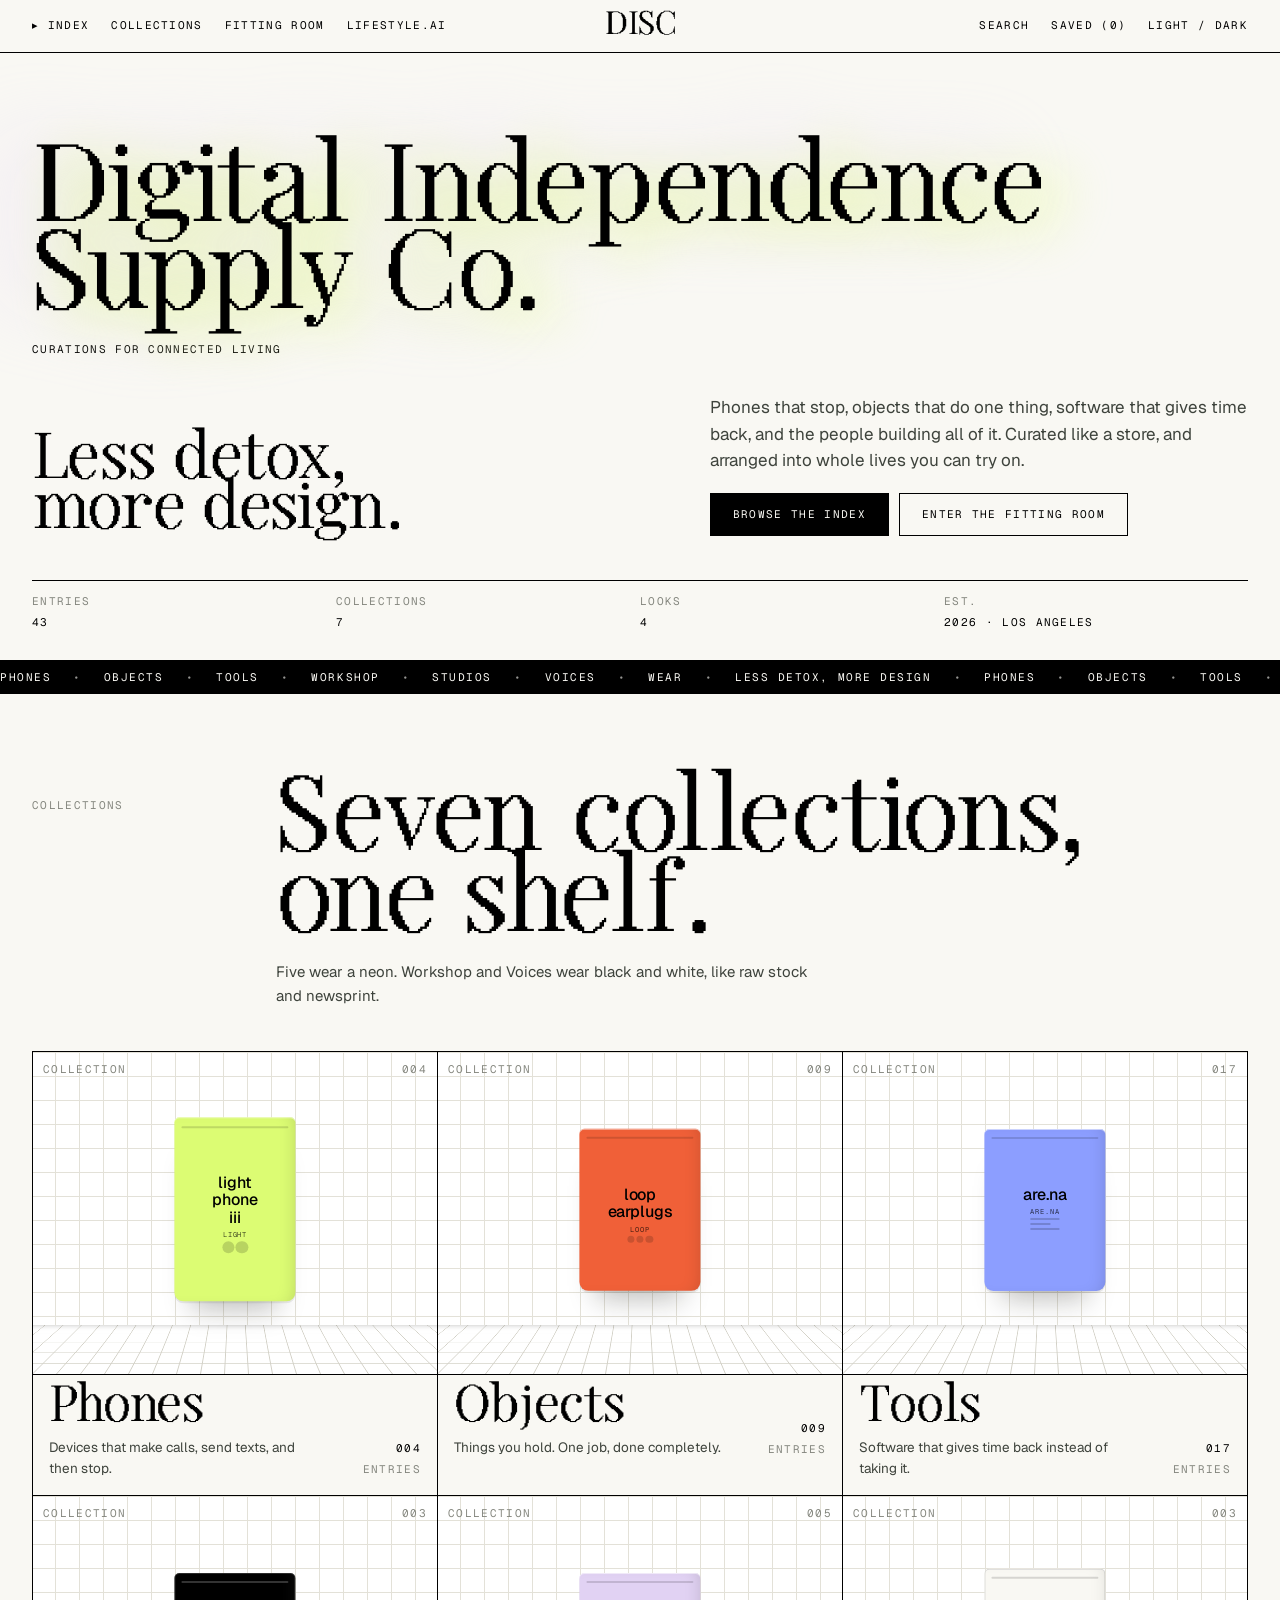
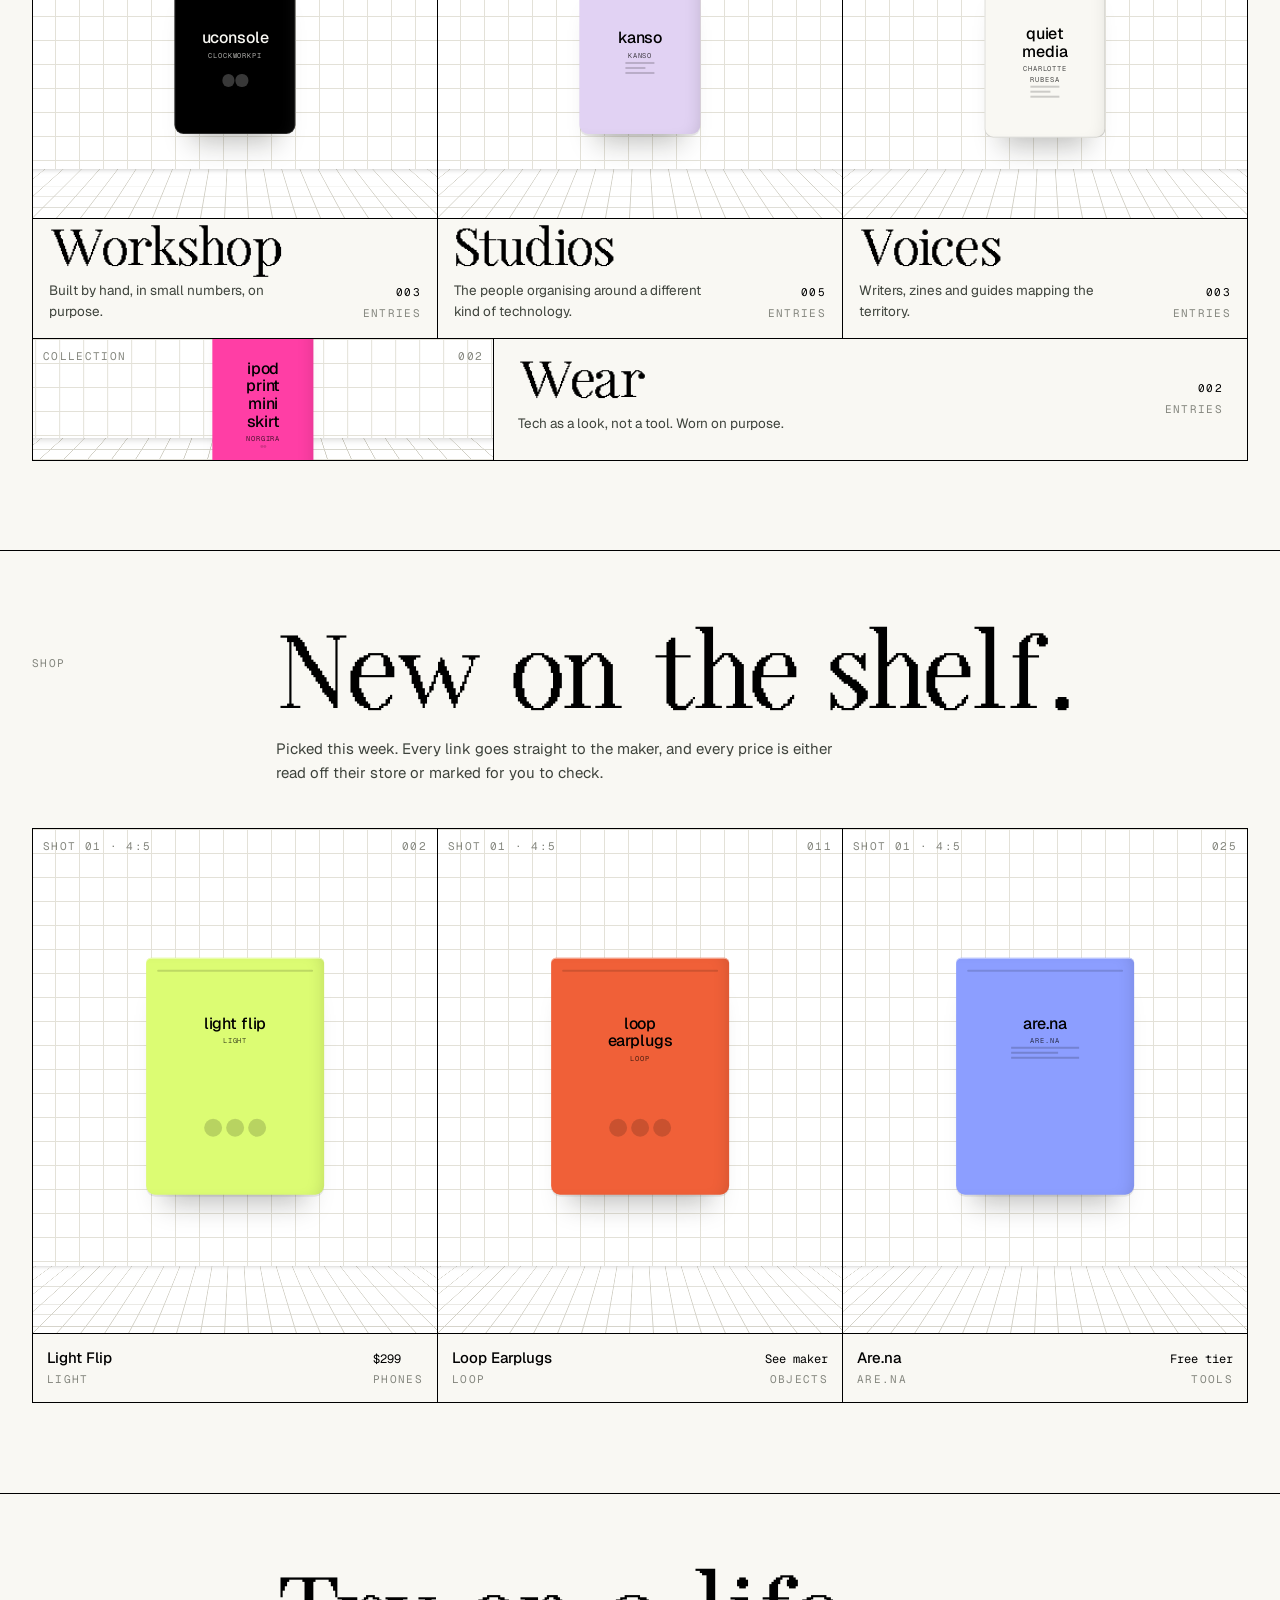
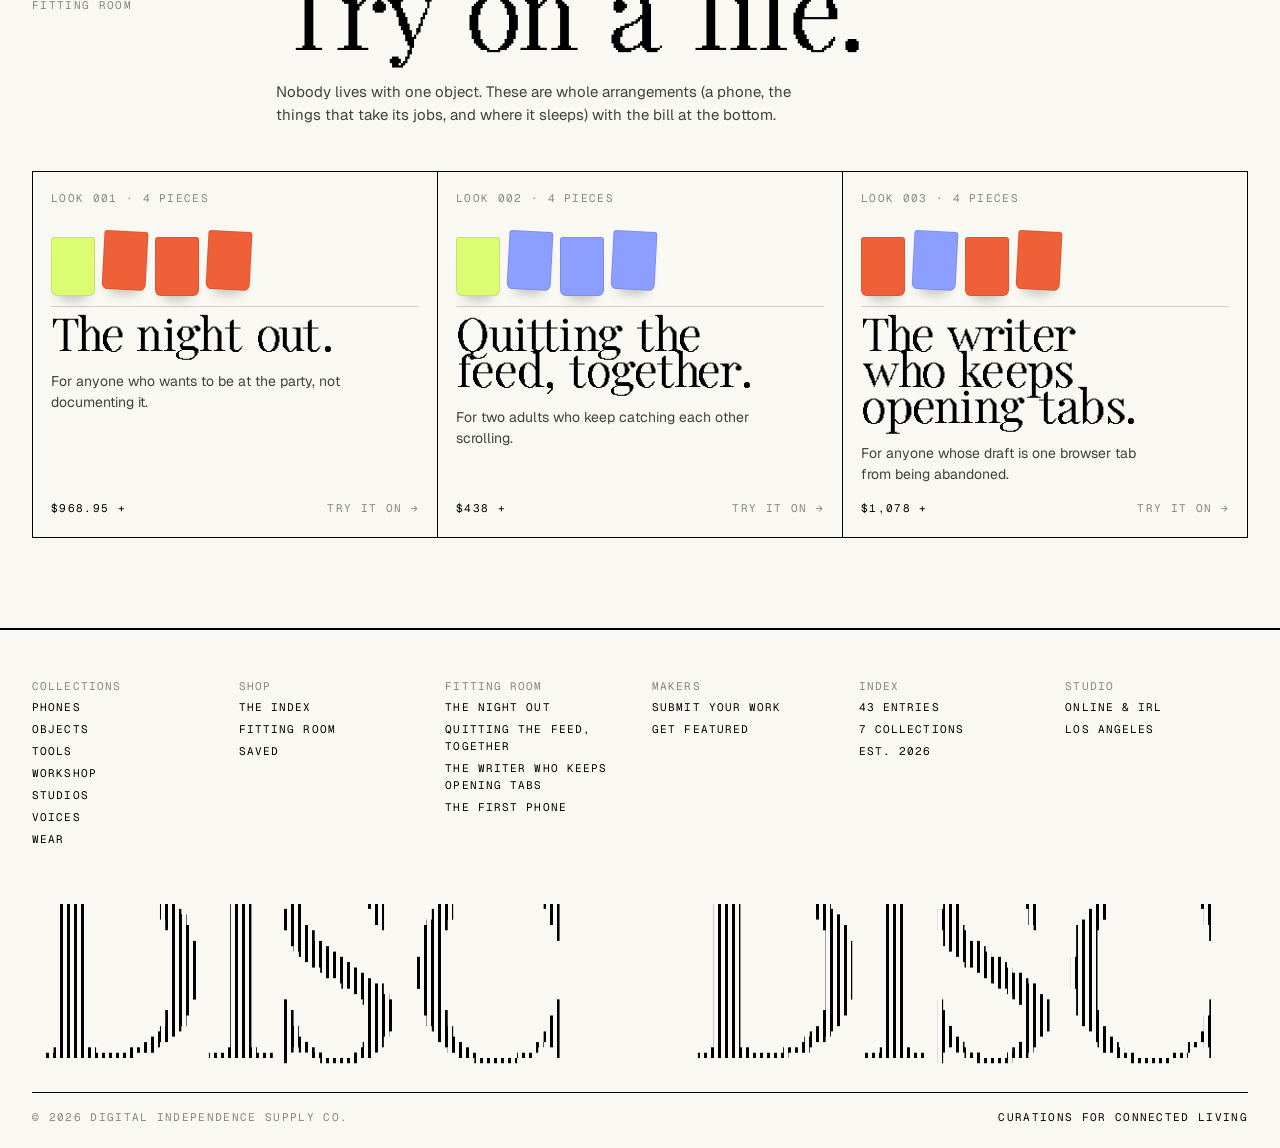
<file: index.html>
<!DOCTYPE html>
<html lang="en">
<head>
<meta charset="UTF-8">
<meta name="viewport" content="width=device-width, initial-scale=1.0">
<title>Digital Independence Supply Co.</title>
<meta name="description" content="A gallery of technology you would actually want to own, arranged into whole lives you can try on.">
<link rel="preconnect" href="https://fonts.googleapis.com">
<link rel="preconnect" href="https://fonts.gstatic.com" crossorigin>
<link rel="stylesheet" href="https://fonts.googleapis.com/css2?family=Geist:wght@300;400;500;600&family=Geist+Mono:wght@400;500&family=Silkscreen&display=swap">
<link rel="stylesheet" href="css/antilag.css">
<link rel="stylesheet" href="css/system.css">
</head>
<body data-page="home" data-nav="home">
<div id="top"></div>
<main id="main"></main>
<div id="foot"></div>
<script src="js/site.js"></script>
</body>
</html>
</file>
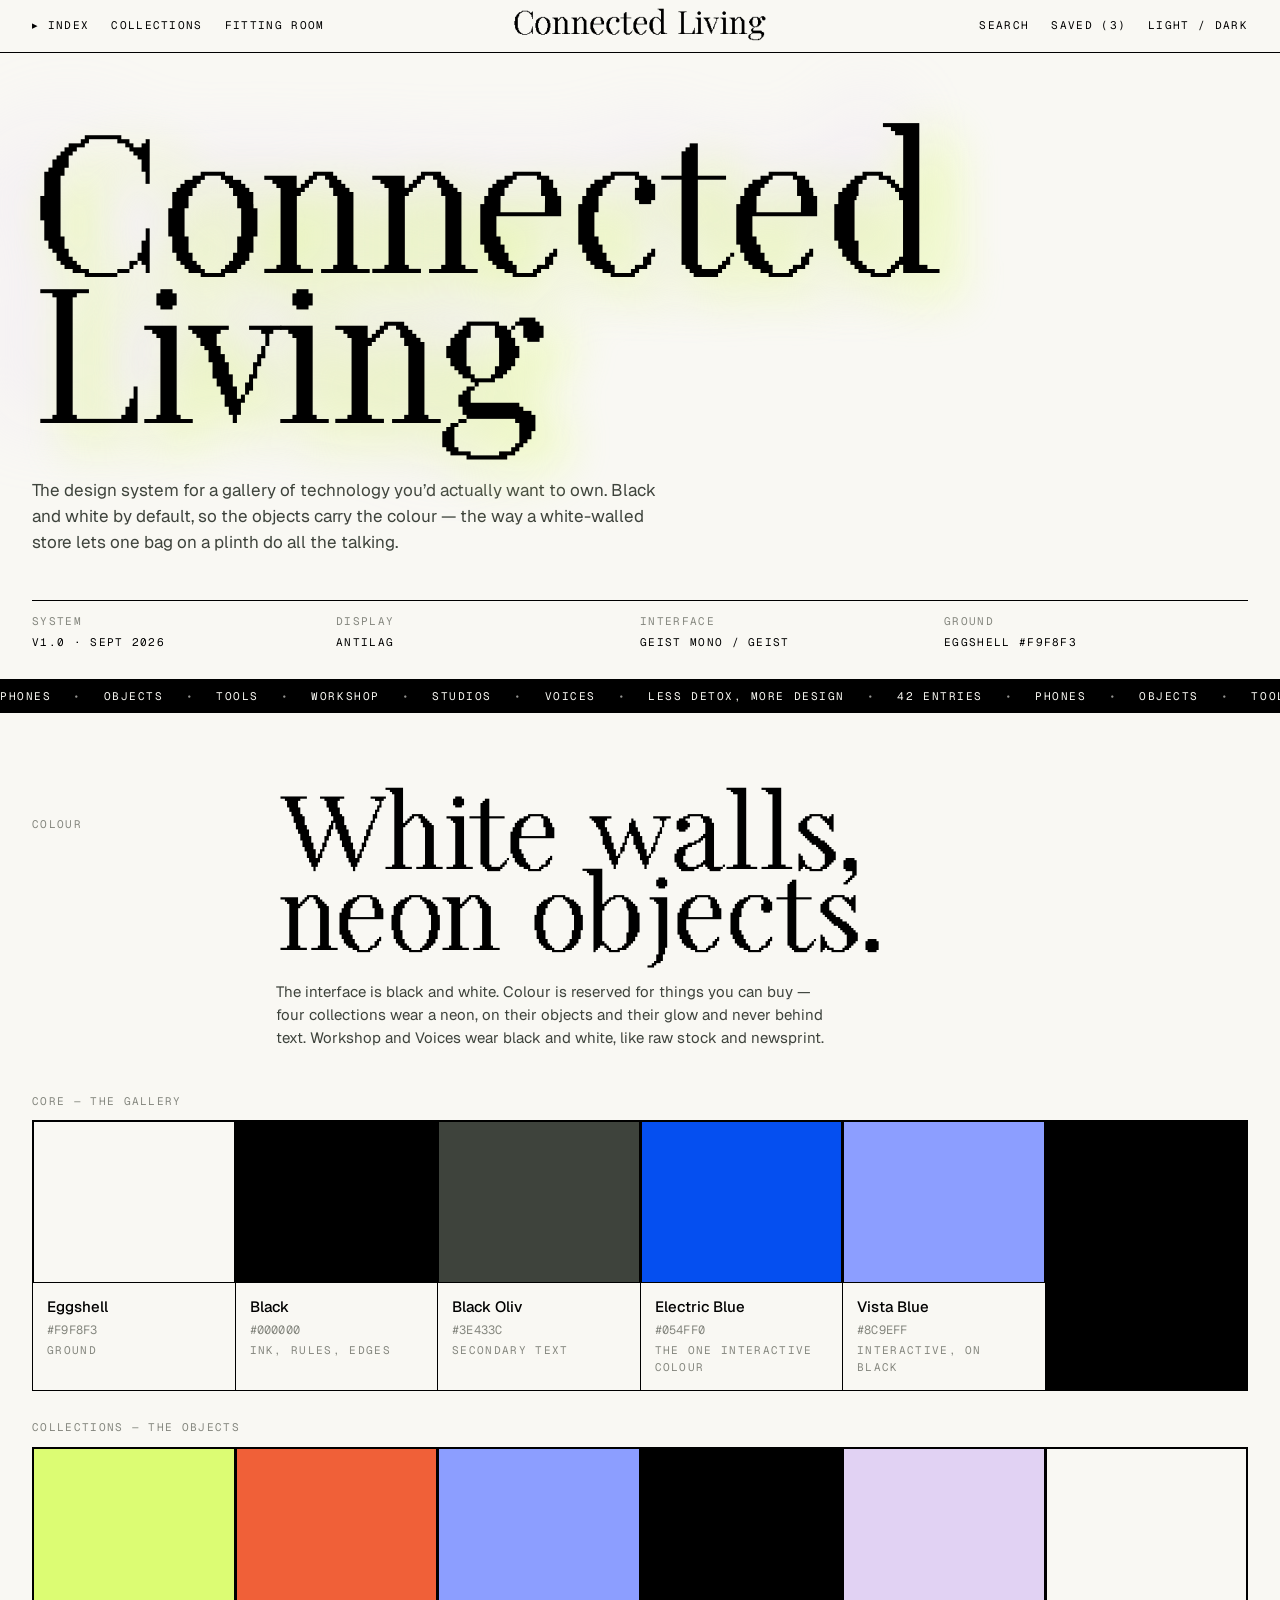
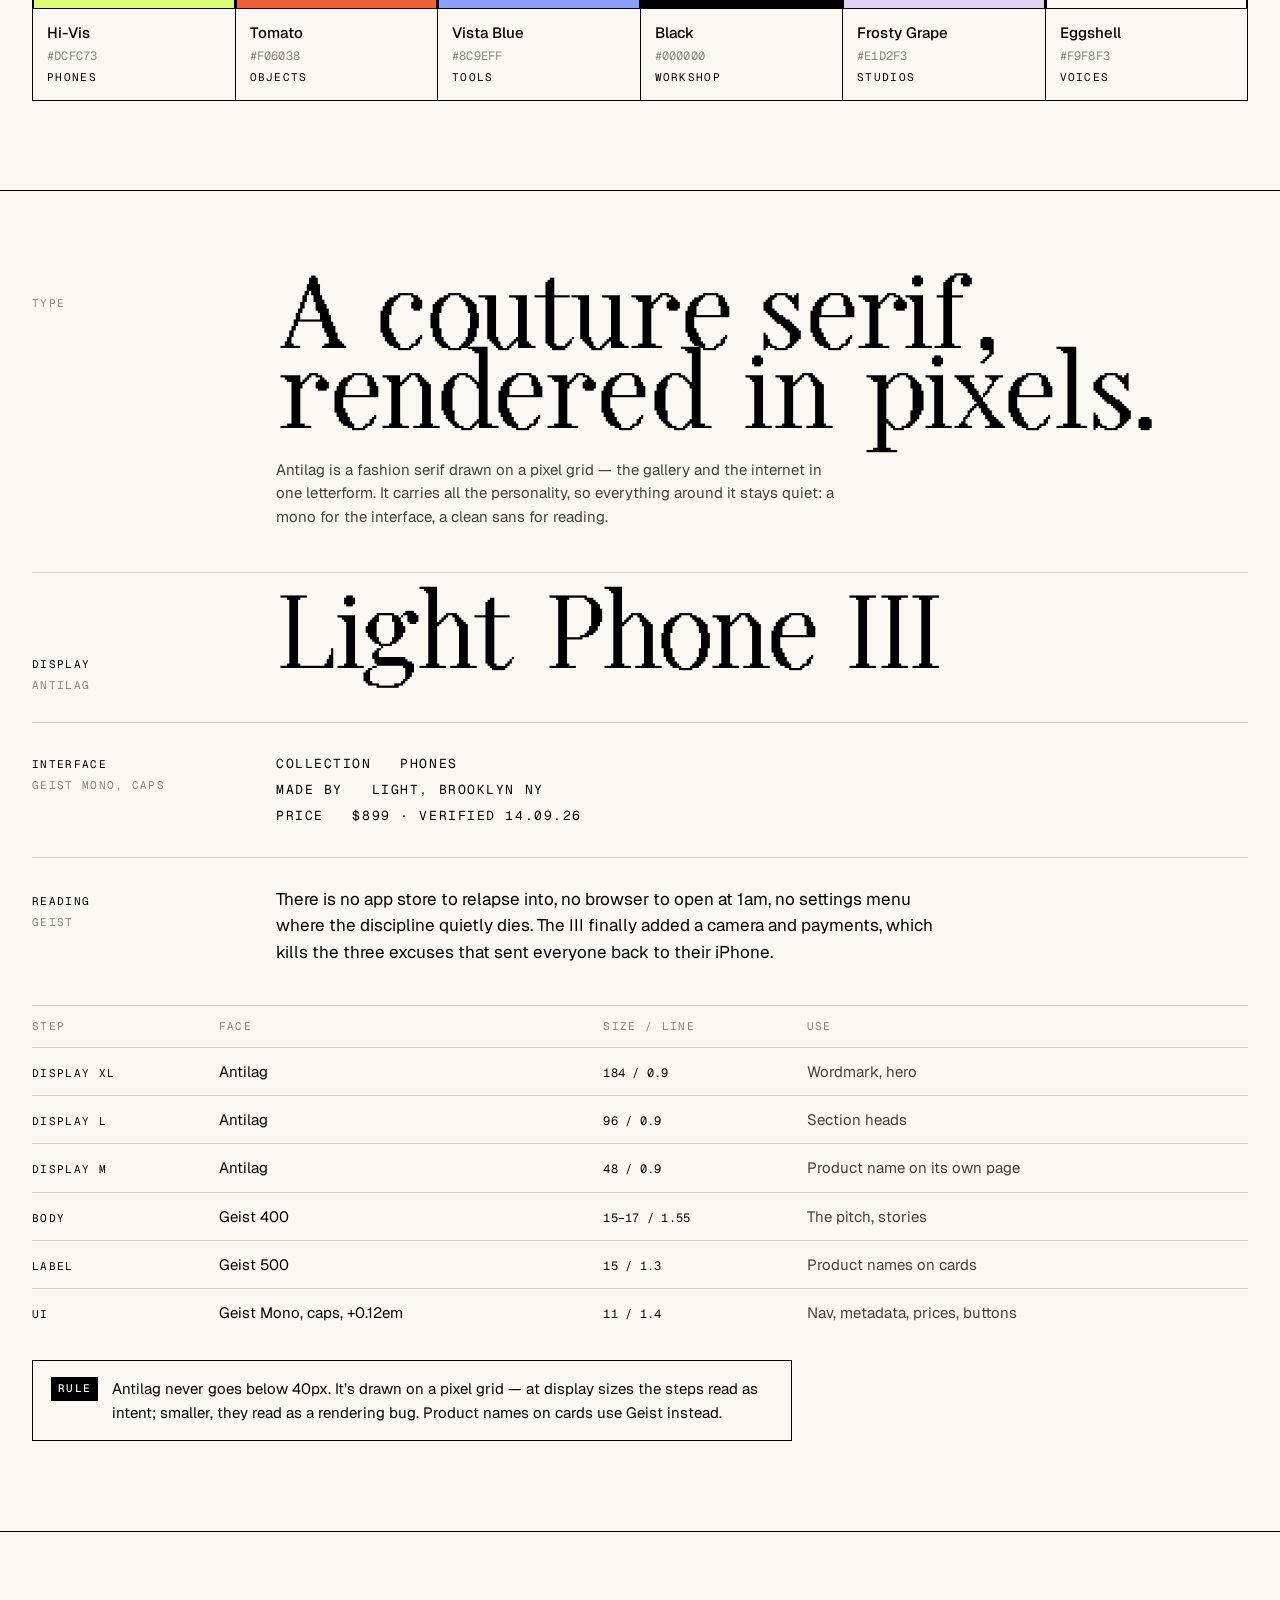
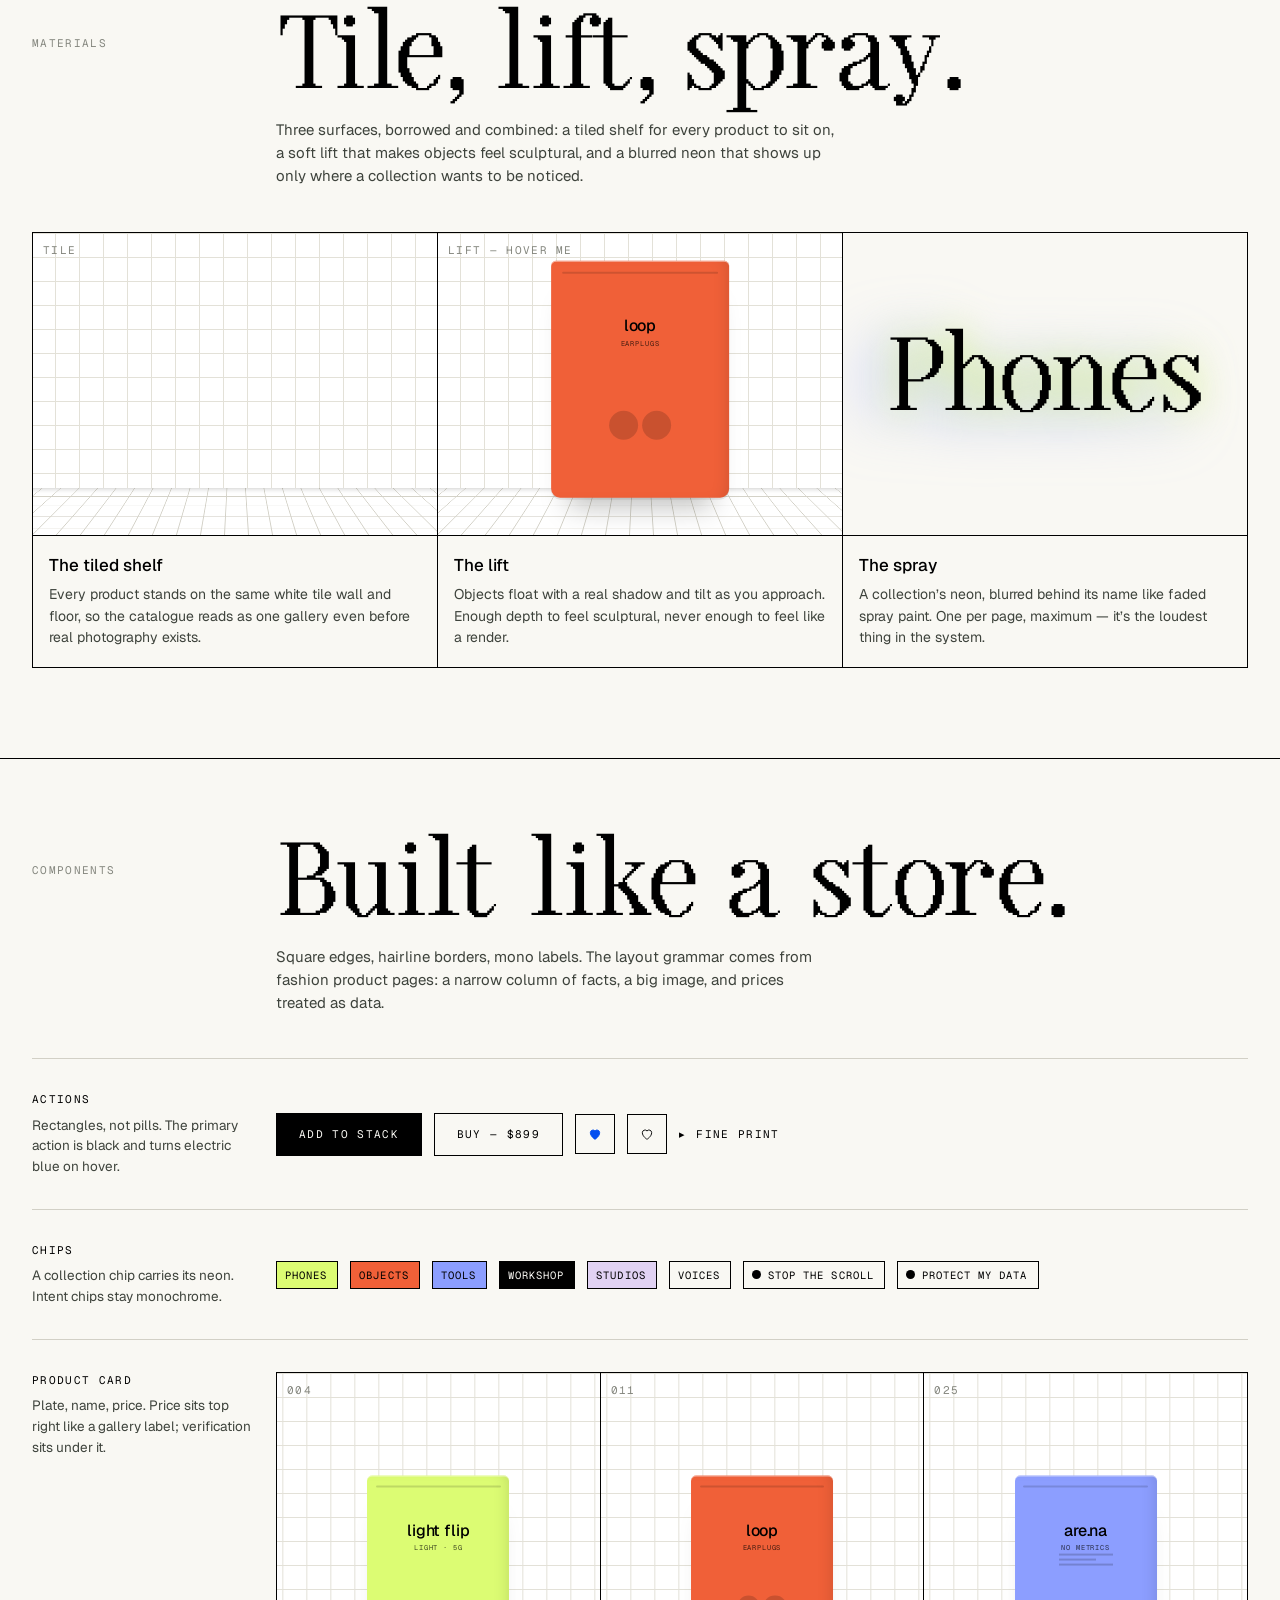
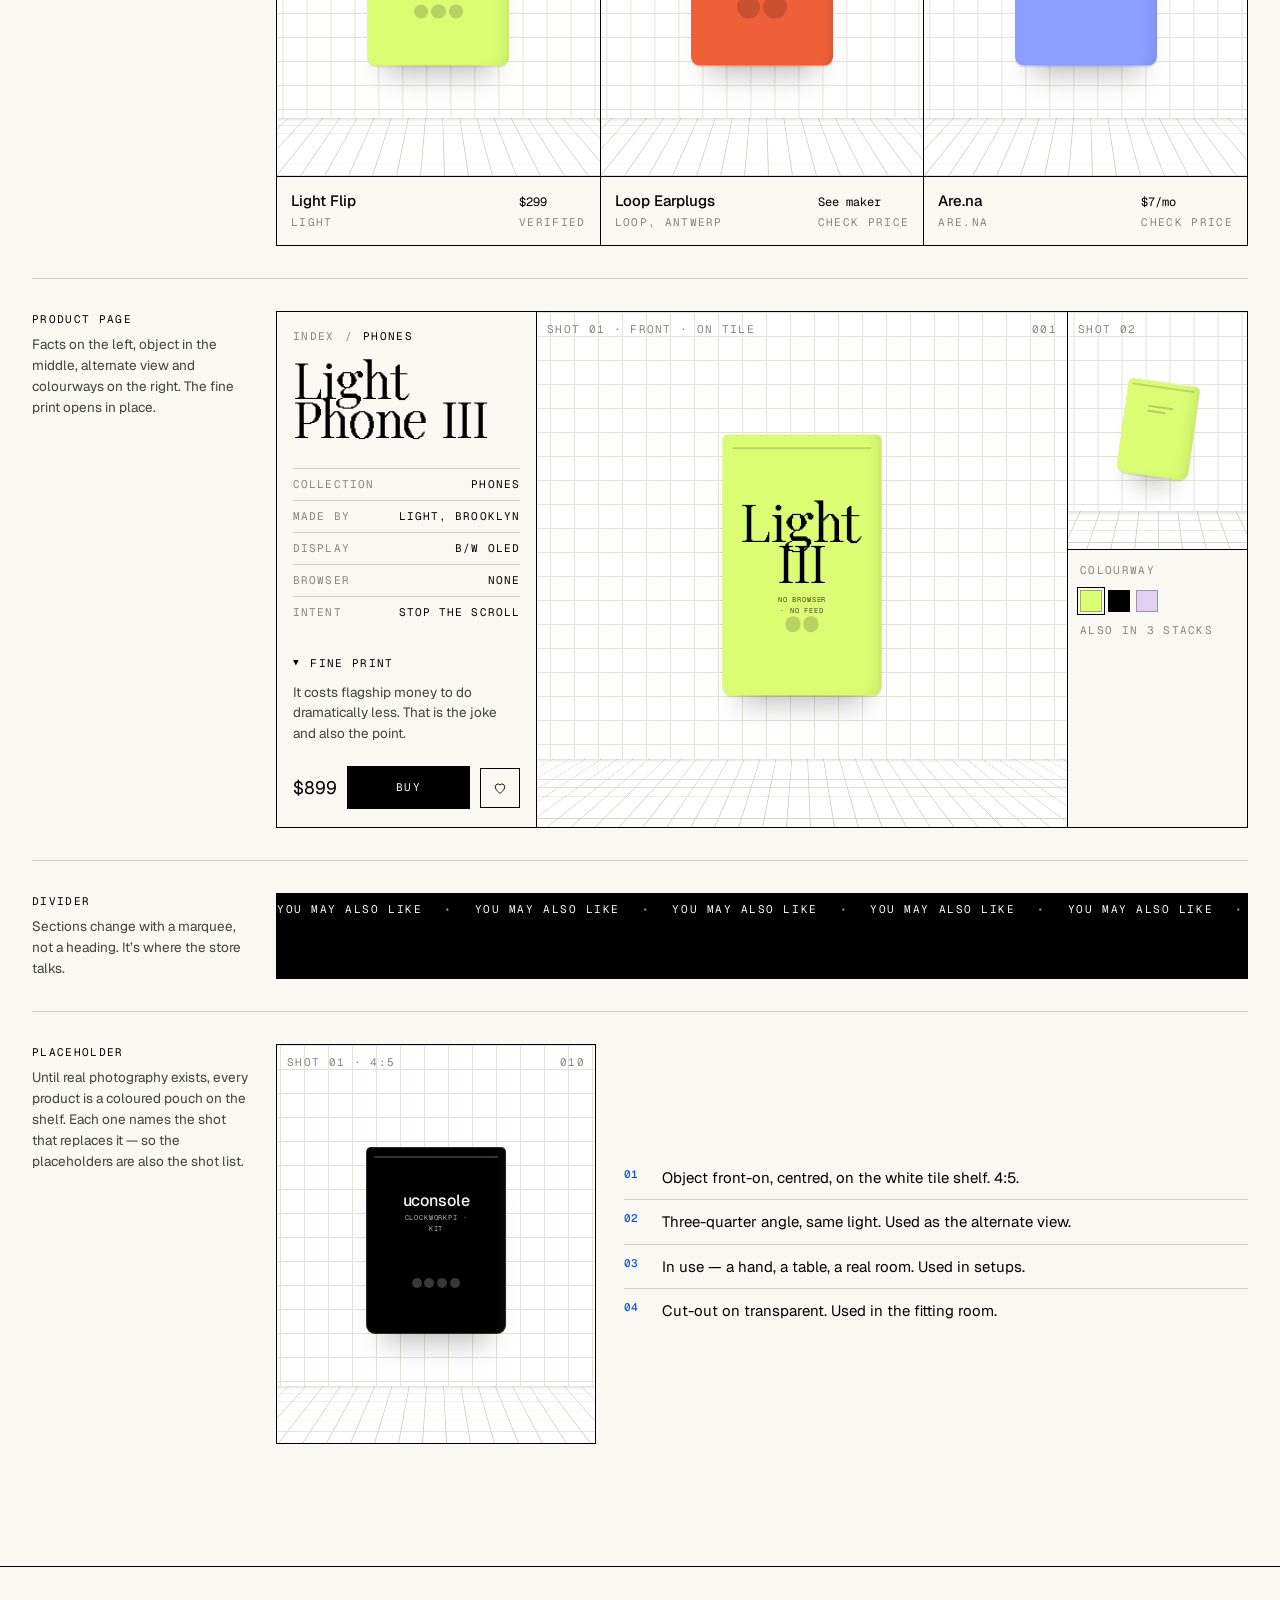
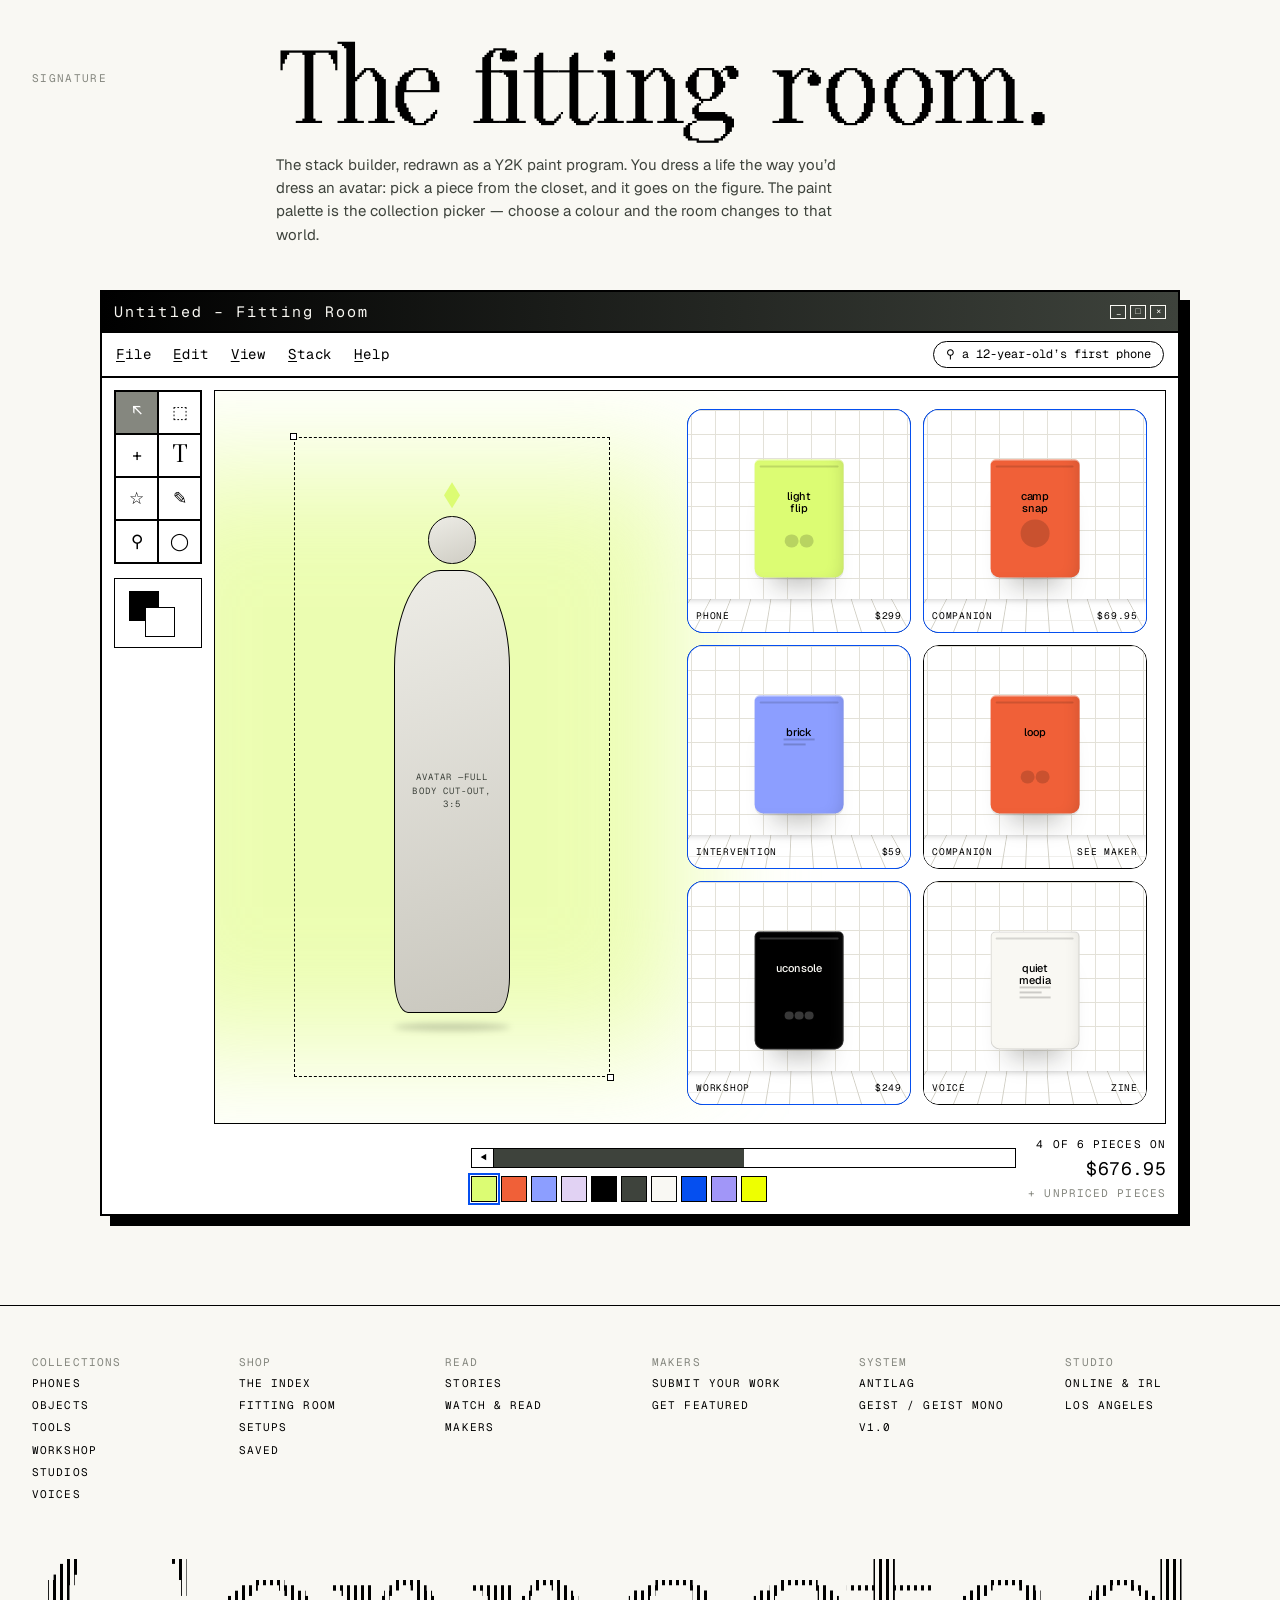
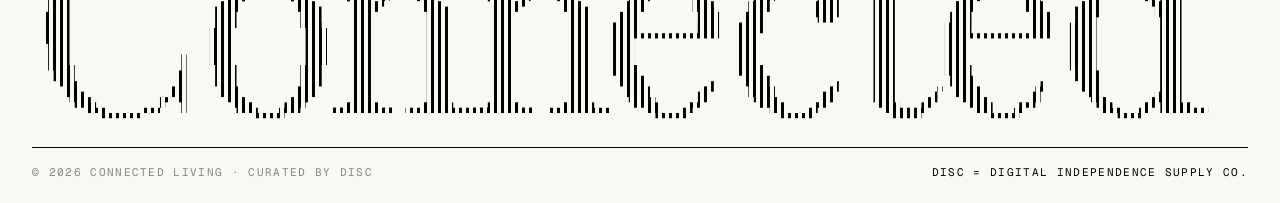
<file: design-system/index.html>
<!DOCTYPE html>
<html lang="en">
<head>
<meta charset="UTF-8">
<meta name="viewport" content="width=device-width, initial-scale=1.0">
<meta name="robots" content="noindex">
<title>Connected Living Design System</title>
<link rel="preconnect" href="https://fonts.googleapis.com">
<link rel="preconnect" href="https://fonts.gstatic.com" crossorigin>
<link rel="stylesheet" href="https://fonts.googleapis.com/css2?family=Geist:wght@300;400;500;600&family=Geist+Mono:wght@400;500&display=swap">
<style>
@font-face {
  font-family: 'Antilag';
  src: url([data-uri]) format('truetype');
  font-display: block;
}

/* ---------- tokens: light (default) ---------- */
:root {
  --ground: #F9F8F3;
  --paper: #FFFFFF;
  --ink: #000000;
  --ink-2: #3E433C;
  --ink-3: #85877F;
  --line: #E3E1D8;
  --line-2: #D2D0C6;
  --edge: #000000;
  --accent: #054FF0;
  --on-accent: #F9F8F3;
  --shadow: rgba(20, 20, 16, 0.28);
  --spray-a: #DCFC73;
  --spray-b: #E1D2F3;

  /* collection neons — identical in both themes; text on them is always black */
  --hivis: #DCFC73;
  --tomato: #F06038;
  --vista: #8C9EFF;
  --grape: #E1D2F3;

  --display: 'Antilag', 'Didot', 'Bodoni 72', Georgia, serif;
  --sans: 'Geist', 'Helvetica Neue', Arial, sans-serif;
  --mono: 'Geist Mono', ui-monospace, 'SF Mono', Menlo, monospace;

  --gutter: clamp(16px, 3vw, 32px);
  --ease: cubic-bezier(.2, .7, .2, 1);
}
@media (prefers-color-scheme: dark) {
  :root:not([data-theme="light"]) {
    --ground: #000000;
    --paper: #0C0C0B;
    --ink: #F9F8F3;
    --ink-2: #C7C9C0;
    --ink-3: #7D7F77;
    --line: #1C1D1A;
    --line-2: #2A2B27;
    --edge: #F9F8F3;
    --accent: #8C9EFF;
    --on-accent: #000000;
    --shadow: rgba(0, 0, 0, 0.7);
  }
}
:root[data-theme="dark"] {
  --ground: #000000;
  --paper: #0C0C0B;
  --ink: #F9F8F3;
  --ink-2: #C7C9C0;
  --ink-3: #7D7F77;
  --line: #1C1D1A;
  --line-2: #2A2B27;
  --edge: #F9F8F3;
  --accent: #8C9EFF;
  --on-accent: #000000;
  --shadow: rgba(0, 0, 0, 0.7);
}

*, *::before, *::after { box-sizing: border-box; margin: 0; padding: 0; }
body {
  background: var(--ground); color: var(--ink);
  font-family: var(--sans); font-size: 15px; line-height: 1.55; font-weight: 400;
  -webkit-font-smoothing: antialiased;
}
a { color: inherit; }
button { font: inherit; color: inherit; background: none; border: 0; cursor: pointer; }
:focus-visible { outline: 2px solid var(--accent); outline-offset: 2px; }

/* ---------- type primitives ---------- */
.d-xl, .d-l, .d-m { font-family: var(--display); font-weight: normal; line-height: .9; letter-spacing: -0.01em; text-wrap: balance; }
.d-xl { font-size: clamp(64px, 13vw, 184px); }
.d-l  { font-size: clamp(48px, 7vw, 96px); }
.d-m  { font-size: clamp(40px, 4.4vw, 56px); }
.ui   { font-family: var(--mono); font-size: 11px; letter-spacing: .12em; text-transform: uppercase; font-weight: 400; }
.ui-2 { font-family: var(--mono); font-size: 12px; letter-spacing: .02em; }
.muted { color: var(--ink-2); }
.dim { color: var(--ink-3); }
.num { font-variant-numeric: tabular-nums; }

/* ---------- frame ---------- */
.wrap { padding-inline: var(--gutter); max-width: 1440px; margin: 0 auto; }
.topbar {
  position: sticky; top: 0; z-index: 20;
  display: grid; grid-template-columns: 1fr auto 1fr; align-items: center; gap: 16px;
  padding: 12px var(--gutter); background: var(--ground); border-bottom: 1px solid var(--edge);
}
.topbar .l, .topbar .r { display: flex; gap: 22px; }
.topbar .r { justify-content: flex-end; }
.topbar .mark { font-family: var(--display); font-size: 28px; line-height: 1; }
.topbar button.ui:hover { color: var(--accent); }

/* ---------- hero with spray neon ---------- */
.hero { position: relative; overflow: hidden; border-bottom: 1px solid var(--edge); padding-block: clamp(48px, 8vw, 96px) 28px; }
.hero-word { position: relative; }
.hero-word .crisp { position: relative; z-index: 2; }
.hero-word .spray { position: absolute; inset: 0; z-index: 1; filter: blur(26px); opacity: .95; pointer-events: none; }
.hero-word .spray.a { color: var(--spray-a); transform: translate(2%, 6%); }
.hero-word .spray.b { color: var(--spray-b); transform: translate(-3%, -4%); filter: blur(40px); }
@keyframes drift { 50% { transform: translate(4%, 2%); } }
.hero-word .spray.a { animation: drift 11s var(--ease) infinite; }
.hero-meta { display: grid; grid-template-columns: repeat(4, minmax(0, 1fr)); gap: 0; margin-top: 44px; border-top: 1px solid var(--edge); }
.hero-meta div { padding: 12px 12px 0 0; display: flex; flex-direction: column; gap: 4px; }
.hero-lede { max-width: 58ch; font-size: 17px; margin-top: 28px; color: var(--ink-2); }

/* ---------- marquee ---------- */
.marquee { overflow: hidden; border-block: 1px solid var(--edge); background: var(--ink); color: var(--ground); white-space: nowrap; }
.marquee-track { display: inline-flex; animation: slide 36s linear infinite; }
.marquee span { padding: 7px 0; font-family: var(--mono); font-size: 11px; letter-spacing: .14em; text-transform: uppercase; }
.marquee span::after { content: '\2022'; margin: 0 22px; opacity: .6; }
@keyframes slide { to { transform: translateX(-50%); } }

/* ---------- sections ---------- */
.sec { padding-block: clamp(56px, 7vw, 96px); border-bottom: 1px solid var(--edge); }
.sec-head { display: grid; grid-template-columns: 220px minmax(0, 1fr); gap: 24px; margin-bottom: 44px; align-items: start; }
.sec-head > .ui { padding-top: 14px; }
.sec-head .why { max-width: 56ch; color: var(--ink-2); margin-top: 16px; }

/* ---------- color ---------- */
.swatches { display: grid; grid-template-columns: repeat(auto-fill, minmax(180px, 1fr)); gap: 1px; background: var(--edge); border: 1px solid var(--edge); }
.sw { background: var(--ground); display: flex; flex-direction: column; }
.sw .chip { aspect-ratio: 5 / 4; border-bottom: 1px solid var(--edge); }
.sw .meta { padding: 12px 14px 14px; display: grid; gap: 3px; }
.sw .name { font-family: var(--sans); font-weight: 500; font-size: 15px; }
.sw-group { margin-bottom: 28px; }
.sw-group > .ui { display: block; margin-bottom: 10px; }

/* ---------- type specimens ---------- */
.specimen { display: grid; grid-template-columns: 220px minmax(0, 1fr); gap: 24px; padding-block: 28px; border-top: 1px solid var(--line-2); align-items: baseline; }
.specimen:first-child { border-top: 0; padding-top: 0; }
.specimen .label { display: grid; gap: 4px; }
.scale { width: 100%; border-collapse: collapse; margin-top: 12px; }
.scale th, .scale td { text-align: left; padding: 12px 12px 12px 0; border-top: 1px solid var(--line-2); vertical-align: baseline; }
.scale th { font-family: var(--mono); font-size: 11px; letter-spacing: .12em; text-transform: uppercase; font-weight: 400; color: var(--ink-3); }
.rule-note { margin-top: 24px; border: 1px solid var(--edge); padding: 16px 18px; display: grid; grid-template-columns: auto 1fr; gap: 14px; max-width: 760px; }
.rule-note b { font-family: var(--mono); font-size: 11px; letter-spacing: .12em; text-transform: uppercase; font-weight: 500; background: var(--ink); color: var(--ground); padding: 3px 7px; height: max-content; }

/* ---------- materials: tile wall + floor ---------- */
.plate {
  position: relative; overflow: hidden; aspect-ratio: 4 / 5;
  background-color: var(--paper);
  background-image:
    linear-gradient(var(--line) 1px, transparent 1px),
    linear-gradient(90deg, var(--line) 1px, transparent 1px);
  background-size: 24px 24px;
  background-position: center top;
}
.plate .floor {
  position: absolute; left: -30%; right: -30%; bottom: 0; height: 36%;
  background-color: var(--paper);
  background-image:
    linear-gradient(var(--line-2) 1px, transparent 1px),
    linear-gradient(90deg, var(--line-2) 1px, transparent 1px);
  background-size: 24px 24px;
  transform-origin: 50% 100%; transform: perspective(300px) rotateX(56deg);
  box-shadow: inset 0 14px 18px -14px var(--shadow);
}
.plate .shot { position: absolute; left: 10px; top: 9px; z-index: 3; color: var(--ink-3); }
.plate .idx { position: absolute; right: 10px; top: 9px; z-index: 3; color: var(--ink-3); }

/* the pouch — every placeholder product is packaged like a statement object */
.pouch {
  position: absolute; left: 50%; top: 50%; z-index: 2;
  width: 44%; aspect-ratio: 3 / 4;
  transform: translate(-50%, -52%);
  background: var(--c, var(--hivis)); color: #000;
  border-radius: 5px 5px 9px 9px;
  box-shadow: 0 26px 26px -18px var(--shadow), 0 2px 0 rgba(0,0,0,.08), inset 0 1px 0 rgba(255,255,255,.55), inset -10px 0 18px -12px rgba(0,0,0,.18);
  display: flex; flex-direction: column; align-items: center; padding: 14% 10% 10%;
  transition: transform .5s var(--ease), box-shadow .5s var(--ease);
}
.pouch::before { content: ''; position: absolute; left: 6%; right: 6%; top: 5%; height: 2px; background: rgba(0,0,0,.14); border-radius: 2px; }
.pouch .p-name { font-family: var(--sans); font-weight: 500; font-size: clamp(12px, 1.3vw, 16px); letter-spacing: -0.01em; text-align: center; line-height: 1.1; }
.pouch .p-sub { font-family: var(--mono); font-size: 7px; letter-spacing: .12em; text-transform: uppercase; opacity: .7; margin-top: 4px; text-align: center; }
.pouch .p-dots { display: flex; gap: 6%; width: 64%; margin-top: auto; margin-bottom: 18%; }
.pouch .p-dots i { flex: 1; aspect-ratio: 1; border-radius: 50%; background: rgba(0,0,0,.16); mix-blend-mode: multiply; }
.pouch .p-lines { width: 70%; display: grid; gap: 3px; }
.pouch .p-lines i { height: 2px; background: rgba(0,0,0,.18); }
.pouch .p-lines i:nth-child(2) { width: 70%; }
.pouch.ink { color: #F9F8F3; box-shadow: 0 26px 26px -18px var(--shadow), inset 0 0 0 1px rgba(255,255,255,.16), inset -10px 0 18px -12px rgba(255,255,255,.08); }
.pouch.ink::before, .pouch.ink .p-lines i { background: rgba(255,255,255,.2); }
.pouch.ink .p-dots i { background: rgba(255,255,255,.22); mix-blend-mode: normal; }
.pouch.paper { box-shadow: 0 26px 26px -18px var(--shadow), inset 0 0 0 1px rgba(0,0,0,.14), inset 0 1px 0 rgba(255,255,255,.6), inset -10px 0 18px -12px rgba(0,0,0,.12); }
.lift:hover .pouch, .lift:focus-visible .pouch { transform: translate(-50%, -58%) rotate(-2.5deg); box-shadow: 0 40px 34px -22px var(--shadow), 0 2px 0 rgba(0,0,0,.08), inset 0 1px 0 rgba(255,255,255,.55), inset -10px 0 18px -12px rgba(0,0,0,.18); }

.materials { display: grid; grid-template-columns: repeat(3, minmax(0, 1fr)); gap: 1px; background: var(--edge); border: 1px solid var(--edge); }
.mat { background: var(--ground); display: flex; flex-direction: column; }
.mat .demo { aspect-ratio: 4 / 3; position: relative; overflow: hidden; border-bottom: 1px solid var(--edge); }
.mat .demo.plate { aspect-ratio: 4 / 3; }
.mat .txt { padding: 16px 16px 18px; display: grid; gap: 6px; }
.mat h3 { font-family: var(--sans); font-weight: 500; font-size: 17px; }
.mat p { color: var(--ink-2); font-size: 14px; max-width: 42ch; }
.spray-demo { background: var(--ground); display: grid; place-items: center; }
.spray-demo .d-l { position: relative; }
.spray-demo .d-l .spray { position: absolute; inset: 0; filter: blur(18px); color: var(--hivis); }
.spray-demo .d-l .spray.b { color: var(--vista); filter: blur(30px); transform: translate(-8%, 10%); }
.spray-demo .d-l .crisp { position: relative; }

/* ---------- components ---------- */
.comp { display: grid; grid-template-columns: 220px minmax(0, 1fr); gap: 24px; padding-block: 32px; border-top: 1px solid var(--line-2); }
.comp:first-of-type { border-top: 0; padding-top: 0; }
.comp .label { display: grid; gap: 6px; align-content: start; }
.comp .label p { color: var(--ink-2); font-size: 13.5px; max-width: 30ch; }
.row { display: flex; flex-wrap: wrap; gap: 12px; align-items: center; }

.btn { font-family: var(--mono); font-size: 11px; letter-spacing: .12em; text-transform: uppercase; padding: 12px 22px; border: 1px solid var(--edge); display: inline-flex; gap: 14px; align-items: center; transition: background .2s var(--ease), color .2s var(--ease); }
.btn:hover { background: var(--ink); color: var(--ground); }
.btn.solid { background: var(--ink); color: var(--ground); }
.btn.solid:hover { background: var(--accent); border-color: var(--accent); color: var(--on-accent); }
.save { width: 40px; height: 40px; border: 1px solid var(--edge); display: grid; place-items: center; }
.save svg { width: 16px; height: 16px; fill: none; stroke: var(--ink); stroke-width: 1.4; }
.save[aria-pressed="true"] svg { fill: var(--accent); stroke: var(--accent); }
.disclose { font-family: var(--mono); font-size: 11px; letter-spacing: .12em; text-transform: uppercase; display: inline-flex; gap: 10px; align-items: center; }
.disclose::before { content: '\25B8'; transition: transform .2s var(--ease); }
.disclose[aria-expanded="true"]::before { transform: rotate(90deg); }

.chip { font-family: var(--mono); font-size: 10.5px; letter-spacing: .1em; text-transform: uppercase; padding: 5px 10px 5px 8px; border: 1px solid var(--edge); display: inline-flex; gap: 7px; align-items: center; }
.chip i { width: 9px; height: 9px; border-radius: 50%; background: var(--c); border: 1px solid rgba(0,0,0,.25); }
.chip.fill { background: var(--c); color: #000; border-color: #000; }
.chip.fill i { display: none; }

/* product card */
.cards { display: grid; grid-template-columns: repeat(3, minmax(0, 1fr)); gap: 1px; background: var(--edge); border: 1px solid var(--edge); }
.card { background: var(--ground); display: flex; flex-direction: column; text-decoration: none; }
.card .plate { border-bottom: 1px solid var(--edge); }
.card .cap { display: grid; grid-template-columns: 1fr auto; gap: 2px 12px; padding: 12px 14px 14px; align-items: baseline; }
.card .cap .n { font-weight: 500; font-size: 15px; }
.card .cap .price { font-family: var(--mono); font-size: 12px; font-variant-numeric: tabular-nums; }
.card .cap .mk { color: var(--ink-3); }
.card .cap .ver { color: var(--ink-3); text-align: right; }

/* PDP — Arny Praht grammar */
.pdp { display: grid; grid-template-columns: 260px minmax(0, 1fr) 180px; gap: 0; border: 1px solid var(--edge); }
.pdp-meta { padding: 16px 16px 18px; display: flex; flex-direction: column; gap: 22px; border-right: 1px solid var(--edge); }
.pdp-meta .crumb { display: flex; gap: 10px; }
.pdp-meta h4 { font-family: var(--display); font-weight: normal; font-size: 44px; line-height: .9; }
.kv { display: grid; }
.kv div { display: flex; justify-content: space-between; gap: 14px; padding: 7px 0; border-top: 1px solid var(--line-2); }
.kv dt, .kv dd { font-family: var(--mono); font-size: 11px; letter-spacing: .1em; text-transform: uppercase; }
.kv dt { color: var(--ink-3); }
.kv dd { text-align: right; }
.pdp-buy { margin-top: auto; display: grid; grid-template-columns: auto 1fr auto; gap: 10px; align-items: center; }
.pdp-buy .amt { font-family: var(--mono); font-size: 18px; font-variant-numeric: tabular-nums; }
.pdp-main .plate { aspect-ratio: auto; height: 100%; min-height: 460px; }
.pdp-main .pouch { width: 30%; }
.pdp-main .pouch .p-name { font-family: var(--display); font-weight: normal; font-size: clamp(40px, 3.6vw, 48px); line-height: .9; }
.pdp-side { border-left: 1px solid var(--edge); display: flex; flex-direction: column; }
.pdp-side .plate { aspect-ratio: 3 / 4; border-bottom: 1px solid var(--edge); }
.pdp-side .pouch { width: 40%; }
.pdp-side .alt { padding: 12px; display: grid; gap: 10px; }
.swatch-row { display: flex; gap: 6px; }
.swatch-row button { width: 22px; height: 22px; background: var(--c); border: 1px solid rgba(0,0,0,.3); }
.swatch-row button[aria-pressed="true"] { outline: 1px solid var(--edge); outline-offset: 2px; }
.fine { max-width: 38ch; color: var(--ink-2); font-size: 13.5px; }

/* shot-spec placeholder annotation */
.spec-anno { display: grid; grid-template-columns: minmax(0, 320px) minmax(0, 1fr); gap: 28px; align-items: center; }
.spec-anno .plate { border: 1px solid var(--edge); }
.spec-list { display: grid; gap: 0; }
.spec-list div { display: grid; grid-template-columns: 28px 1fr; gap: 10px; padding: 10px 0; border-top: 1px solid var(--line-2); }
.spec-list div:first-child { border-top: 0; }
.spec-list b { font-family: var(--mono); font-weight: 500; font-size: 11px; color: var(--accent); }

/* ---------- THE FITTING ROOM (signature) ---------- */
.room {
  --room-c: var(--hivis);
  max-width: 1080px; margin: 0 auto;
  border: 2px solid var(--edge); background: var(--paper);
  box-shadow: 10px 10px 0 var(--edge);
  font-family: var(--mono);
}
.room-title { display: flex; justify-content: space-between; align-items: center; padding: 8px 12px; background: linear-gradient(90deg, #000 0%, #3E433C 100%); color: #F9F8F3; border-bottom: 2px solid var(--edge); }
.room-title .t { font-size: 15px; letter-spacing: .14em; }
.room-title .ctl { display: flex; gap: 4px; }
.room-title .ctl i { width: 16px; height: 14px; border: 1px solid #F9F8F3; display: grid; place-items: center; font-style: normal; font-size: 9px; line-height: 1; }
.room-menu { display: flex; justify-content: space-between; align-items: center; gap: 12px; padding: 8px 14px; border-bottom: 2px solid var(--edge); flex-wrap: wrap; }
.room-menu nav { display: flex; gap: 22px; font-size: 14px; letter-spacing: .06em; }
.room-menu nav u { text-underline-offset: 2px; }
.room-search { border: 1.5px solid var(--edge); border-radius: 999px; padding: 3px 12px; font-size: 12px; }
.room-body { display: grid; grid-template-columns: 88px minmax(0, 1fr); gap: 12px; padding: 12px; }
.tools { display: grid; grid-template-columns: repeat(2, 1fr); gap: 0; border: 1.5px solid var(--edge); align-self: start; }
.tools button { aspect-ratio: 1; border: 1px solid var(--edge); display: grid; place-items: center; font-size: 17px; background: var(--paper); }
.tools button[aria-pressed="true"] { background: var(--ink-3); color: var(--paper); }
.fg-bg { margin-top: 14px; position: relative; height: 70px; border: 1.5px solid var(--edge); }
.fg-bg i { position: absolute; width: 30px; height: 30px; border: 1.5px solid var(--edge); }
.fg-bg i:first-child { left: 14px; top: 12px; background: #000; }
.fg-bg i:last-child { left: 30px; top: 28px; background: #fff; }
.canvas { border: 1.5px solid var(--edge); background: var(--paper); display: grid; grid-template-columns: minmax(0, 1fr) minmax(0, 1.05fr); gap: 16px; padding: 18px; min-height: 520px; position: relative; overflow: hidden; }
.canvas::before { content: ''; position: absolute; left: -10%; top: 10%; width: 60%; height: 80%; background: var(--room-c); filter: blur(60px); opacity: .55; transition: background .4s var(--ease); pointer-events: none; }
.stage { position: relative; display: grid; place-items: center; }
.select-box { position: relative; width: 72%; height: 92%; border: 1.5px dashed var(--edge); display: grid; place-items: center; }
.select-box::before, .select-box::after { content: ''; position: absolute; width: 7px; height: 7px; background: var(--paper); border: 1.5px solid var(--edge); }
.select-box::before { left: -5px; top: -5px; } .select-box::after { right: -5px; bottom: -5px; }
.avatar { position: relative; width: 58%; height: 86%; display: flex; flex-direction: column; align-items: center; }
.plumbob { width: 16px; height: 26px; background: var(--hivis); clip-path: polygon(50% 0, 100% 50%, 50% 100%, 0 50%); margin-bottom: 8px; box-shadow: 0 0 0 1px #000; animation: bob 3.2s ease-in-out infinite; filter: drop-shadow(0 0 6px var(--hivis)); }
@keyframes bob { 50% { transform: translateY(-5px) rotateY(180deg); } }
.av-head { width: 26%; aspect-ratio: 1; border-radius: 50%; background: linear-gradient(160deg, #EDECE6, #CFCDC4); border: 1.5px solid #000; }
.av-body { width: 64%; flex: 1; margin-top: 6px; border-radius: 40% 40% 12% 12% / 22% 22% 8% 8%; background: linear-gradient(160deg, #EDECE6, #C9C7BE); border: 1.5px solid #000; position: relative; }
.av-body::after { content: 'AVATAR \2014 FULL BODY CUT-OUT, 3:5'; position: absolute; left: 50%; top: 50%; transform: translate(-50%, -50%); width: 80%; text-align: center; font-size: 9px; letter-spacing: .12em; color: #3E433C; line-height: 1.5; }
.av-feet { width: 64%; height: 8px; margin-top: 10px; border-radius: 50%; background: rgba(0,0,0,.18); filter: blur(3px); }
.closet { position: relative; display: grid; grid-template-columns: repeat(2, minmax(0, 1fr)); gap: 12px; align-content: start; }
.slot { position: relative; border: 1.5px solid var(--edge); border-radius: 16px; background: var(--paper); aspect-ratio: 1; overflow: hidden; text-align: left; display: block; }
.slot .plate { position: absolute; inset: 0; aspect-ratio: auto; }
.slot .plate .floor { height: 32%; }
.slot .pouch { width: 40%; }
.slot .pouch .p-name { font-size: 11px; }
.slot .tag { position: absolute; left: 8px; bottom: 8px; right: 8px; z-index: 3; display: flex; justify-content: space-between; font-size: 9.5px; letter-spacing: .08em; text-transform: uppercase; }
.slot .tag span:last-child { font-variant-numeric: tabular-nums; }
.slot.on { outline: 3px solid var(--accent); outline-offset: -3px; }
.slot.empty { border-style: dashed; display: grid; place-items: center; color: var(--ink-3); font-size: 11px; letter-spacing: .1em; text-transform: uppercase; }
.room-foot { display: grid; grid-template-columns: 88px minmax(0, 1fr) auto; gap: 12px; padding: 0 12px 12px; align-items: end; }
.scroll { grid-column: 2 / 3; height: 20px; border: 1.5px solid var(--edge); display: flex; align-items: stretch; }
.scroll b { width: 22px; border-right: 1.5px solid var(--edge); display: grid; place-items: center; font-size: 11px; }
.scroll i { width: 46%; background: var(--ink-2); }
.palette { grid-column: 2 / 3; display: grid; grid-template-columns: repeat(10, 26px); gap: 4px; }
.palette button { width: 26px; height: 26px; background: var(--c); border: 1.5px solid var(--edge); }
.palette button[aria-pressed="true"] { outline: 2px solid var(--accent); outline-offset: 1px; }
.status { font-size: 11px; letter-spacing: .1em; text-transform: uppercase; text-align: right; display: grid; gap: 2px; }
.status .tot { font-size: 18px; letter-spacing: .02em; font-variant-numeric: tabular-nums; }

/* ---------- footer ---------- */
.foot { padding-block: 48px 0; }
.foot-cols { display: grid; grid-template-columns: repeat(6, minmax(0, 1fr)); gap: 24px; }
.foot-cols ul { list-style: none; display: grid; gap: 5px; }
.foot-cols li, .foot-cols .h { font-family: var(--mono); font-size: 11px; letter-spacing: .1em; text-transform: uppercase; }
.foot-cols .h { color: var(--ink-3); margin-bottom: 4px; }
.giant {
  font-family: var(--display); font-size: clamp(72px, 17vw, 260px); line-height: .82; white-space: nowrap;
  margin-top: 56px; letter-spacing: -0.02em;
  background: repeating-linear-gradient(90deg, var(--ink) 0 3px, transparent 3px 7px);
  -webkit-background-clip: text; background-clip: text; color: transparent;
  overflow: hidden;
}
.foot-bottom { display: flex; justify-content: space-between; gap: 16px; flex-wrap: wrap; padding: 16px 0 22px; border-top: 1px solid var(--edge); margin-top: 10px; }

/* ---------- responsive ---------- */
@media (max-width: 980px) {
  .sec-head, .specimen, .comp { grid-template-columns: 1fr; gap: 12px; }
  .hero-meta { grid-template-columns: repeat(2, minmax(0, 1fr)); }
  .materials, .cards { grid-template-columns: 1fr 1fr; }
  .pdp { grid-template-columns: 1fr; }
  .pdp-meta { border-right: 0; border-bottom: 1px solid var(--edge); }
  .pdp-side { border-left: 0; border-top: 1px solid var(--edge); flex-direction: row; }
  .pdp-side .plate { width: 50%; border-bottom: 0; border-right: 1px solid var(--edge); }
  .pdp-main .plate { min-height: 380px; }
  .canvas { grid-template-columns: 1fr; }
  .stage { min-height: 380px; }
  .foot-cols { grid-template-columns: repeat(3, minmax(0, 1fr)); }
  .spec-anno { grid-template-columns: 1fr; }
}
@media (max-width: 620px) {
  .topbar .l button:not(:first-child), .topbar .r button:not(:last-child) { display: none; }
  .materials, .cards { grid-template-columns: 1fr; }
  .room-body { grid-template-columns: 1fr; }
  .tools { grid-template-columns: repeat(8, 1fr); }
  .fg-bg { display: none; }
  .room-foot { grid-template-columns: 1fr; }
  .scroll, .palette { grid-column: 1; }
  .palette { grid-template-columns: repeat(5, 26px); }
  .status { text-align: left; }
  .foot-cols { grid-template-columns: repeat(2, minmax(0, 1fr)); }
  .room { box-shadow: 5px 5px 0 var(--edge); }
}
@media (prefers-reduced-motion: reduce) {
  *, *::before, *::after { animation: none !important; transition: none !important; }
}
</style>

<header class="topbar">
  <div class="l"><button class="ui">&#9656; Index</button><button class="ui">Collections</button><button class="ui">Fitting room</button></div>
  <div class="mark" aria-label="Connected Living">Connected Living</div>
  <div class="r"><button class="ui">Search</button><button class="ui">Saved (3)</button><button class="ui" id="themeBtn" aria-label="Toggle light or dark">Light / Dark</button></div>
</header>

<section class="hero">
  <div class="wrap">
    <div class="hero-word d-xl" aria-hidden="true">
      <span class="spray b">Connected Living</span>
      <span class="spray a">Connected Living</span>
      <span class="crisp">Connected Living</span>
    </div>
    <p class="hero-lede">The design system for a gallery of technology you&rsquo;d actually want to own. Black and white by default, so the objects carry the colour &mdash; the way a white-walled store lets one bag on a plinth do all the talking.</p>
    <div class="hero-meta">
      <div><span class="ui dim">System</span><span class="ui">v1.0 &middot; Sept 2026</span></div>
      <div><span class="ui dim">Display</span><span class="ui">Antilag</span></div>
      <div><span class="ui dim">Interface</span><span class="ui">Geist Mono / Geist</span></div>
      <div><span class="ui dim">Ground</span><span class="ui num">Eggshell #F9F8F3</span></div>
    </div>
  </div>
</section>

<div class="marquee" aria-hidden="true"><div class="marquee-track">
  <span>Phones</span><span>Objects</span><span>Tools</span><span>Workshop</span><span>Studios</span><span>Voices</span><span>Less detox, more design</span><span>42 entries</span>
  <span>Phones</span><span>Objects</span><span>Tools</span><span>Workshop</span><span>Studios</span><span>Voices</span><span>Less detox, more design</span><span>42 entries</span>
</div></div>

<!-- COLOUR -->
<section class="sec"><div class="wrap">
  <div class="sec-head">
    <span class="ui dim">Colour</span>
    <div><h2 class="d-l">White walls, neon objects.</h2>
    <p class="why">The interface is black and white. Colour is reserved for things you can buy &mdash; four collections wear a neon, on their objects and their glow and never behind text. Workshop and Voices wear black and white, like raw stock and newsprint.</p></div>
  </div>

  <div class="sw-group">
    <span class="ui dim">Core &mdash; the gallery</span>
    <div class="swatches">
      <div class="sw"><div class="chip" style="background:#F9F8F3"></div><div class="meta"><span class="name">Eggshell</span><span class="ui-2 dim num">#F9F8F3</span><span class="ui dim">Ground</span></div></div>
      <div class="sw"><div class="chip" style="background:#000000"></div><div class="meta"><span class="name">Black</span><span class="ui-2 dim num">#000000</span><span class="ui dim">Ink, rules, edges</span></div></div>
      <div class="sw"><div class="chip" style="background:#3E433C"></div><div class="meta"><span class="name">Black Oliv</span><span class="ui-2 dim num">#3E433C</span><span class="ui dim">Secondary text</span></div></div>
      <div class="sw"><div class="chip" style="background:#054FF0"></div><div class="meta"><span class="name">Electric Blue</span><span class="ui-2 dim num">#054FF0</span><span class="ui dim">The one interactive colour</span></div></div>
      <div class="sw"><div class="chip" style="background:#8C9EFF"></div><div class="meta"><span class="name">Vista Blue</span><span class="ui-2 dim num">#8C9EFF</span><span class="ui dim">Interactive, on black</span></div></div>
    </div>
  </div>

  <div class="sw-group" style="margin-bottom:0">
    <span class="ui dim">Collections &mdash; the objects</span>
    <div class="swatches">
      <div class="sw"><div class="chip" style="background:#DCFC73"></div><div class="meta"><span class="name">Hi-Vis</span><span class="ui-2 dim num">#DCFC73</span><span class="ui">Phones</span></div></div>
      <div class="sw"><div class="chip" style="background:#F06038"></div><div class="meta"><span class="name">Tomato</span><span class="ui-2 dim num">#F06038</span><span class="ui">Objects</span></div></div>
      <div class="sw"><div class="chip" style="background:#8C9EFF"></div><div class="meta"><span class="name">Vista Blue</span><span class="ui-2 dim num">#8C9EFF</span><span class="ui">Tools</span></div></div>
      <div class="sw"><div class="chip" style="background:#000000"></div><div class="meta"><span class="name">Black</span><span class="ui-2 dim num">#000000</span><span class="ui">Workshop</span></div></div>
      <div class="sw"><div class="chip" style="background:#E1D2F3"></div><div class="meta"><span class="name">Frosty Grape</span><span class="ui-2 dim num">#E1D2F3</span><span class="ui">Studios</span></div></div>
      <div class="sw"><div class="chip" style="background:#F9F8F3"></div><div class="meta"><span class="name">Eggshell</span><span class="ui-2 dim num">#F9F8F3</span><span class="ui">Voices</span></div></div>
    </div>
  </div>
</div></section>

<!-- TYPE -->
<section class="sec"><div class="wrap">
  <div class="sec-head">
    <span class="ui dim">Type</span>
    <div><h2 class="d-l">A couture serif, rendered in pixels.</h2>
    <p class="why">Antilag is a fashion serif drawn on a pixel grid &mdash; the gallery and the internet in one letterform. It carries all the personality, so everything around it stays quiet: a mono for the interface, a clean sans for reading.</p></div>
  </div>

  <div class="specimen">
    <div class="label"><span class="ui">Display</span><span class="ui dim">Antilag</span></div>
    <div class="d-l">Light Phone III</div>
  </div>
  <div class="specimen">
    <div class="label"><span class="ui">Interface</span><span class="ui dim">Geist Mono, caps</span></div>
    <div class="ui" style="font-size:13px;line-height:2">Collection &nbsp; Phones<br>Made by &nbsp; Light, Brooklyn NY<br>Price &nbsp; $899 &middot; verified 14.09.26</div>
  </div>
  <div class="specimen">
    <div class="label"><span class="ui">Reading</span><span class="ui dim">Geist</span></div>
    <p style="font-size:17px;max-width:60ch">There is no app store to relapse into, no browser to open at 1am, no settings menu where the discipline quietly dies. The III finally added a camera and payments, which kills the three excuses that sent everyone back to their iPhone.</p>
  </div>

  <table class="scale">
    <thead><tr><th>Step</th><th>Face</th><th>Size / line</th><th>Use</th></tr></thead>
    <tbody>
      <tr><td class="ui">Display XL</td><td>Antilag</td><td class="ui-2 num">184 / 0.9</td><td class="muted">Wordmark, hero</td></tr>
      <tr><td class="ui">Display L</td><td>Antilag</td><td class="ui-2 num">96 / 0.9</td><td class="muted">Section heads</td></tr>
      <tr><td class="ui">Display M</td><td>Antilag</td><td class="ui-2 num">48 / 0.9</td><td class="muted">Product name on its own page</td></tr>
      <tr><td class="ui">Body</td><td>Geist 400</td><td class="ui-2 num">15&ndash;17 / 1.55</td><td class="muted">The pitch, stories</td></tr>
      <tr><td class="ui">Label</td><td>Geist 500</td><td class="ui-2 num">15 / 1.3</td><td class="muted">Product names on cards</td></tr>
      <tr><td class="ui">UI</td><td>Geist Mono, caps, +0.12em</td><td class="ui-2 num">11 / 1.4</td><td class="muted">Nav, metadata, prices, buttons</td></tr>
    </tbody>
  </table>

  <div class="rule-note"><b>Rule</b><p>Antilag never goes below 40px. It&rsquo;s drawn on a pixel grid &mdash; at display sizes the steps read as intent; smaller, they read as a rendering bug. Product names on cards use Geist instead.</p></div>
</div></section>

<!-- MATERIALS -->
<section class="sec"><div class="wrap">
  <div class="sec-head">
    <span class="ui dim">Materials</span>
    <div><h2 class="d-l">Tile, lift, spray.</h2>
    <p class="why">Three surfaces, borrowed and combined: a tiled shelf for every product to sit on, a soft lift that makes objects feel sculptural, and a blurred neon that shows up only where a collection wants to be noticed.</p></div>
  </div>
  <div class="materials">
    <div class="mat">
      <div class="demo plate"><span class="floor"></span><span class="ui shot">Tile</span></div>
      <div class="txt"><h3>The tiled shelf</h3><p>Every product stands on the same white tile wall and floor, so the catalogue reads as one gallery even before real photography exists.</p></div>
    </div>
    <div class="mat">
      <div class="demo plate lift" tabindex="0"><span class="floor"></span><span class="ui shot">Lift &mdash; hover me</span>
        <span class="pouch" style="--c:var(--tomato)"><span class="p-name">loop</span><span class="p-sub">earplugs</span><span class="p-dots"><i></i><i></i></span></span>
      </div>
      <div class="txt"><h3>The lift</h3><p>Objects float with a real shadow and tilt as you approach. Enough depth to feel sculptural, never enough to feel like a render.</p></div>
    </div>
    <div class="mat">
      <div class="demo spray-demo"><div class="d-l"><span class="spray b" aria-hidden="true">Phones</span><span class="spray" aria-hidden="true">Phones</span><span class="crisp">Phones</span></div></div>
      <div class="txt"><h3>The spray</h3><p>A collection&rsquo;s neon, blurred behind its name like faded spray paint. One per page, maximum &mdash; it&rsquo;s the loudest thing in the system.</p></div>
    </div>
  </div>
</div></section>

<!-- COMPONENTS -->
<section class="sec"><div class="wrap">
  <div class="sec-head">
    <span class="ui dim">Components</span>
    <div><h2 class="d-l">Built like a store.</h2>
    <p class="why">Square edges, hairline borders, mono labels. The layout grammar comes from fashion product pages: a narrow column of facts, a big image, and prices treated as data.</p></div>
  </div>

  <div class="comp">
    <div class="label"><span class="ui">Actions</span><p>Rectangles, not pills. The primary action is black and turns electric blue on hover.</p></div>
    <div class="row">
      <button class="btn solid">Add to stack</button>
      <button class="btn">Buy &mdash; $899</button>
      <button class="save" aria-pressed="true" aria-label="Saved"><svg viewBox="0 0 24 24"><path d="M12 20s-7-4.4-7-10a4 4 0 0 1 7-2.6A4 4 0 0 1 19 10c0 5.6-7 10-7 10z"/></svg></button>
      <button class="save" aria-pressed="false" aria-label="Save"><svg viewBox="0 0 24 24"><path d="M12 20s-7-4.4-7-10a4 4 0 0 1 7-2.6A4 4 0 0 1 19 10c0 5.6-7 10-7 10z"/></svg></button>
      <button class="disclose" aria-expanded="false" id="finePrintBtn">Fine print</button>
    </div>
  </div>

  <div class="comp">
    <div class="label"><span class="ui">Chips</span><p>A collection chip carries its neon. Intent chips stay monochrome.</p></div>
    <div class="row">
      <span class="chip fill" style="--c:var(--hivis)">Phones</span>
      <span class="chip fill" style="--c:var(--tomato)">Objects</span>
      <span class="chip fill" style="--c:var(--vista)">Tools</span>
      <span class="chip fill" style="--c:#000;color:#F9F8F3;border-color:var(--edge)">Workshop</span>
      <span class="chip fill" style="--c:var(--grape)">Studios</span>
      <span class="chip fill" style="--c:#F9F8F3">Voices</span>
      <span class="chip" style="--c:var(--ink)"><i></i>Stop the scroll</span>
      <span class="chip" style="--c:var(--ink)"><i></i>Protect my data</span>
    </div>
  </div>

  <div class="comp">
    <div class="label"><span class="ui">Product card</span><p>Plate, name, price. Price sits top right like a gallery label; verification sits under it.</p></div>
    <div class="cards">
      <a class="card lift" href="#" onclick="return false">
        <span class="plate"><span class="floor"></span><span class="ui shot">004</span>
          <span class="pouch" style="--c:var(--hivis)"><span class="p-name">light flip</span><span class="p-sub">Light &middot; 5G</span><span class="p-dots"><i></i><i></i><i></i></span></span></span>
        <span class="cap"><span class="n">Light Flip</span><span class="price">$299</span><span class="ui mk">Light</span><span class="ui ver">Verified</span></span>
      </a>
      <a class="card lift" href="#" onclick="return false">
        <span class="plate"><span class="floor"></span><span class="ui shot">011</span>
          <span class="pouch" style="--c:var(--tomato)"><span class="p-name">loop</span><span class="p-sub">earplugs</span><span class="p-dots"><i></i><i></i></span></span></span>
        <span class="cap"><span class="n">Loop Earplugs</span><span class="price">See maker</span><span class="ui mk">Loop, Antwerp</span><span class="ui ver">Check price</span></span>
      </a>
      <a class="card lift" href="#" onclick="return false">
        <span class="plate"><span class="floor"></span><span class="ui shot">025</span>
          <span class="pouch" style="--c:var(--vista)"><span class="p-name">are.na</span><span class="p-sub">no metrics</span><span class="p-lines"><i></i><i></i><i></i></span></span></span>
        <span class="cap"><span class="n">Are.na</span><span class="price">$7/mo</span><span class="ui mk">Are.na</span><span class="ui ver">Check price</span></span>
      </a>
    </div>
  </div>

  <div class="comp">
    <div class="label"><span class="ui">Product page</span><p>Facts on the left, object in the middle, alternate view and colourways on the right. The fine print opens in place.</p></div>
    <div class="pdp">
      <div class="pdp-meta">
        <div class="crumb"><span class="ui dim">Index</span><span class="ui dim">/</span><span class="ui">Phones</span></div>
        <h4>Light Phone III</h4>
        <dl class="kv">
          <div><dt>Collection</dt><dd>Phones</dd></div>
          <div><dt>Made by</dt><dd>Light, Brooklyn</dd></div>
          <div><dt>Display</dt><dd>B/W OLED</dd></div>
          <div><dt>Browser</dt><dd>None</dd></div>
          <div><dt>Intent</dt><dd>Stop the scroll</dd></div>
        </dl>
        <div>
          <button class="disclose" aria-expanded="true" id="pdpFine">Fine print</button>
          <p class="fine" id="pdpFineText" style="margin-top:8px">It costs flagship money to do dramatically less. That is the joke and also the point.</p>
        </div>
        <div class="pdp-buy">
          <span class="amt">$899</span>
          <button class="btn solid" style="justify-content:center">Buy</button>
          <button class="save" aria-pressed="false" aria-label="Save"><svg viewBox="0 0 24 24"><path d="M12 20s-7-4.4-7-10a4 4 0 0 1 7-2.6A4 4 0 0 1 19 10c0 5.6-7 10-7 10z"/></svg></button>
        </div>
      </div>
      <div class="pdp-main">
        <div class="plate lift"><span class="floor"></span><span class="ui shot">Shot 01 &middot; front &middot; on tile</span><span class="ui idx">001</span>
          <span class="pouch" id="pdpPouch" style="--c:var(--hivis)"><span class="p-name">Light III</span><span class="p-sub">no browser &middot; no feed</span><span class="p-dots"><i></i><i></i></span></span></div>
      </div>
      <div class="pdp-side">
        <div class="plate"><span class="floor"></span><span class="ui shot">Shot 02</span>
          <span class="pouch" style="--c:var(--hivis);transform:translate(-50%,-52%) rotate(8deg)"><span class="p-lines"><i></i><i></i></span></span></div>
        <div class="alt">
          <span class="ui dim">Colourway</span>
          <div class="swatch-row" id="pdpSwatches">
            <button style="--c:#DCFC73" aria-pressed="true" aria-label="Hi-Vis"></button>
            <button style="--c:#000000" aria-pressed="false" aria-label="Black"></button>
            <button style="--c:#E1D2F3" aria-pressed="false" aria-label="Frosty Grape"></button>
          </div>
          <span class="ui dim">Also in 3 stacks</span>
        </div>
      </div>
    </div>
  </div>

  <div class="comp">
    <div class="label"><span class="ui">Divider</span><p>Sections change with a marquee, not a heading. It&rsquo;s where the store talks.</p></div>
    <div class="marquee" style="border:1px solid var(--edge)" aria-hidden="true"><div class="marquee-track">
      <span>You may also like</span><span>You may also like</span><span>You may also like</span><span>You may also like</span><span>You may also like</span><span>You may also like</span>
      <span>You may also like</span><span>You may also like</span><span>You may also like</span><span>You may also like</span><span>You may also like</span><span>You may also like</span>
    </div></div>
  </div>

  <div class="comp">
    <div class="label"><span class="ui">Placeholder</span><p>Until real photography exists, every product is a coloured pouch on the shelf. Each one names the shot that replaces it &mdash; so the placeholders are also the shot list.</p></div>
    <div class="spec-anno">
      <div class="plate lift"><span class="floor"></span><span class="ui shot">Shot 01 &middot; 4:5</span><span class="ui idx">010</span>
        <span class="pouch ink" style="--c:#000"><span class="p-name">uconsole</span><span class="p-sub">ClockworkPi &middot; kit</span><span class="p-dots"><i></i><i></i><i></i><i></i></span></span></div>
      <div class="spec-list">
        <div><b>01</b><span>Object front-on, centred, on the white tile shelf. 4:5.</span></div>
        <div><b>02</b><span>Three-quarter angle, same light. Used as the alternate view.</span></div>
        <div><b>03</b><span>In use &mdash; a hand, a table, a real room. Used in setups.</span></div>
        <div><b>04</b><span>Cut-out on transparent. Used in the fitting room.</span></div>
      </div>
    </div>
  </div>
</div></section>

<!-- SIGNATURE -->
<section class="sec" style="background:var(--ground)"><div class="wrap">
  <div class="sec-head">
    <span class="ui dim">Signature</span>
    <div><h2 class="d-l">The fitting room.</h2>
    <p class="why">The stack builder, redrawn as a Y2K paint program. You dress a life the way you&rsquo;d dress an avatar: pick a piece from the closet, and it goes on the figure. The paint palette is the collection picker &mdash; choose a colour and the room changes to that world.</p></div>
  </div>

  <div class="room" id="room">
    <div class="room-title"><span class="t">Untitled &ndash; Fitting Room</span><span class="ctl" aria-hidden="true"><i>_</i><i>&#9633;</i><i>&times;</i></span></div>
    <div class="room-menu">
      <nav aria-label="Fitting room menu"><span><u>F</u>ile</span><span><u>E</u>dit</span><span><u>V</u>iew</span><span><u>S</u>tack</span><span><u>H</u>elp</span></nav>
      <span class="room-search">&#9906; a 12-year-old&rsquo;s first phone</span>
    </div>
    <div class="room-body">
      <div>
        <div class="tools" role="toolbar" aria-label="Tools">
          <button aria-pressed="true" aria-label="Select">&#8598;</button><button aria-label="Marquee">&#11034;</button>
          <button aria-label="Add">+</button><button aria-label="Text" style="font-family:var(--display);font-size:22px">T</button>
          <button aria-label="Favourite">&#9734;</button><button aria-label="Brush">&#9998;</button>
          <button aria-label="Search">&#9906;</button><button aria-label="Shape">&#9711;</button>
        </div>
        <div class="fg-bg" aria-hidden="true"><i></i><i></i></div>
      </div>
      <div class="canvas">
        <div class="stage">
          <div class="select-box">
            <div class="avatar" aria-label="Avatar placeholder">
              <span class="plumbob" aria-hidden="true"></span>
              <span class="av-head"></span>
              <span class="av-body"></span>
              <span class="av-feet"></span>
            </div>
          </div>
        </div>
        <div class="closet" id="closet">
          <button class="slot on lift" data-price="299" data-c="hivis"><span class="plate"><span class="floor"></span><span class="pouch" style="--c:var(--hivis)"><span class="p-name">light flip</span><span class="p-dots"><i></i><i></i></span></span></span><span class="tag"><span>Phone</span><span>$299</span></span></button>
          <button class="slot on lift" data-price="69.95" data-c="tomato"><span class="plate"><span class="floor"></span><span class="pouch" style="--c:var(--tomato)"><span class="p-name">camp snap</span><span class="p-dots"><i></i></span></span></span><span class="tag"><span>Companion</span><span>$69.95</span></span></button>
          <button class="slot on lift" data-price="59" data-c="vista"><span class="plate"><span class="floor"></span><span class="pouch" style="--c:var(--vista)"><span class="p-name">brick</span><span class="p-lines"><i></i><i></i></span></span></span><span class="tag"><span>Intervention</span><span>$59</span></span></button>
          <button class="slot lift" data-price="0" data-c="tomato"><span class="plate"><span class="floor"></span><span class="pouch" style="--c:var(--tomato)"><span class="p-name">loop</span><span class="p-dots"><i></i><i></i></span></span></span><span class="tag"><span>Companion</span><span>See maker</span></span></button>
          <button class="slot on lift" data-price="249" data-c="ink"><span class="plate"><span class="floor"></span><span class="pouch ink" style="--c:#000"><span class="p-name">uconsole</span><span class="p-dots"><i></i><i></i><i></i></span></span></span><span class="tag"><span>Workshop</span><span>$249</span></span></button>
          <button class="slot lift" data-price="0" data-c="paper"><span class="plate"><span class="floor"></span><span class="pouch paper" style="--c:#F9F8F3"><span class="p-name">quiet media</span><span class="p-lines"><i></i><i></i><i></i></span></span></span><span class="tag"><span>Voice</span><span>Zine</span></span></button>
        </div>
      </div>
    </div>
    <div class="room-foot">
      <span></span>
      <div style="display:grid;gap:8px">
        <div class="scroll" aria-hidden="true"><b>&#9664;</b><i></i></div>
        <div class="palette" id="palette" role="group" aria-label="Collection colour">
          <button style="--c:#DCFC73" data-c="#DCFC73" aria-pressed="true" aria-label="Phones, Hi-Vis"></button>
          <button style="--c:#F06038" data-c="#F06038" aria-pressed="false" aria-label="Objects, Tomato"></button>
          <button style="--c:#8C9EFF" data-c="#8C9EFF" aria-pressed="false" aria-label="Tools, Vista Blue"></button>
          <button style="--c:#E1D2F3" data-c="#E1D2F3" aria-pressed="false" aria-label="Studios, Frosty Grape"></button>
          <button style="--c:#000000" data-c="#3E433C" aria-pressed="false" aria-label="Black"></button>
          <button style="--c:#3E433C" data-c="#3E433C" aria-pressed="false" aria-label="Black Oliv"></button>
          <button style="--c:#F9F8F3" data-c="#F9F8F3" aria-pressed="false" aria-label="Eggshell"></button>
          <button style="--c:#054FF0" data-c="#054FF0" aria-pressed="false" aria-label="Electric Blue"></button>
          <button style="--c:#A196F8" data-c="#A196F8" aria-pressed="false" aria-label="Winter Lilac"></button>
          <button style="--c:#EEFF00" data-c="#EEFF00" aria-pressed="false" aria-label="Highlighter"></button>
        </div>
      </div>
      <div class="status"><span id="slotCount">4 of 6 pieces on</span><span class="tot" id="total">$676.95</span><span class="dim">+ unpriced pieces</span></div>
    </div>
  </div>
</div></section>

<footer class="foot"><div class="wrap">
  <div class="foot-cols">
    <div><div class="h">Collections</div><ul><li>Phones</li><li>Objects</li><li>Tools</li><li>Workshop</li><li>Studios</li><li>Voices</li></ul></div>
    <div><div class="h">Shop</div><ul><li>The index</li><li>Fitting room</li><li>Setups</li><li>Saved</li></ul></div>
    <div><div class="h">Read</div><ul><li>Stories</li><li>Watch &amp; read</li><li>Makers</li></ul></div>
    <div><div class="h">Makers</div><ul><li>Submit your work</li><li>Get featured</li></ul></div>
    <div><div class="h">System</div><ul><li>Antilag</li><li>Geist / Geist Mono</li><li class="num">v1.0</li></ul></div>
    <div><div class="h">Studio</div><ul><li>Online &amp; IRL</li><li>Los Angeles</li></ul></div>
  </div>
  <div class="giant" aria-hidden="true">Connected Living</div>
  <div class="foot-bottom"><span class="ui dim">&copy; 2026 Connected Living &middot; Curated by DISC</span><span class="ui">DISC = Digital Independence Supply Co.</span></div>
</div></footer>

<script>
(function () {
  // theme toggle — writes the stamp the host also understands
  var root = document.documentElement;
  document.getElementById('themeBtn').addEventListener('click', function () {
    var dark = root.getAttribute('data-theme') === 'dark' ||
      (!root.getAttribute('data-theme') && matchMedia('(prefers-color-scheme: dark)').matches);
    root.setAttribute('data-theme', dark ? 'light' : 'dark');
  });

  // save hearts
  document.querySelectorAll('.save').forEach(function (b) {
    b.addEventListener('click', function () { b.setAttribute('aria-pressed', b.getAttribute('aria-pressed') === 'true' ? 'false' : 'true'); });
  });

  // fine print disclosure on the product page
  var fb = document.getElementById('pdpFine'), ft = document.getElementById('pdpFineText');
  fb.addEventListener('click', function () {
    var open = fb.getAttribute('aria-expanded') !== 'true';
    fb.setAttribute('aria-expanded', open); ft.hidden = !open;
  });
  var fb2 = document.getElementById('finePrintBtn');
  fb2.addEventListener('click', function () { fb2.setAttribute('aria-expanded', fb2.getAttribute('aria-expanded') !== 'true'); });

  // colourway swatches recolour the product
  var pouch = document.getElementById('pdpPouch');
  document.querySelectorAll('#pdpSwatches button').forEach(function (b) {
    b.addEventListener('click', function () {
      document.querySelectorAll('#pdpSwatches button').forEach(function (x) { x.setAttribute('aria-pressed', 'false'); });
      b.setAttribute('aria-pressed', 'true');
      pouch.style.setProperty('--c', b.style.getPropertyValue('--c'));
      pouch.style.color = b.getAttribute('aria-label') === 'Black' ? '#F9F8F3' : '#000';
    });
  });

  // fitting room: pieces toggle on/off, total recalculates
  var slots = document.querySelectorAll('#closet .slot');
  function tally() {
    var on = 0, sum = 0;
    slots.forEach(function (s) { if (s.classList.contains('on')) { on++; sum += parseFloat(s.dataset.price) || 0; } });
    document.getElementById('slotCount').textContent = on + ' of ' + slots.length + ' pieces on';
    document.getElementById('total').textContent = '$' + sum.toLocaleString('en-US', { minimumFractionDigits: sum % 1 ? 2 : 0, maximumFractionDigits: 2 });
  }
  slots.forEach(function (s) { s.setAttribute('aria-pressed', s.classList.contains('on')); s.addEventListener('click', function () { s.classList.toggle('on'); s.setAttribute('aria-pressed', s.classList.contains('on')); tally(); }); });

  // fitting room: palette changes the room's colour world
  var room = document.getElementById('room');
  document.querySelectorAll('#palette button').forEach(function (b) {
    b.addEventListener('click', function () {
      document.querySelectorAll('#palette button').forEach(function (x) { x.setAttribute('aria-pressed', 'false'); });
      b.setAttribute('aria-pressed', 'true');
      room.style.setProperty('--room-c', b.dataset.c);
    });
  });
})();
</script>

</html>
</file>
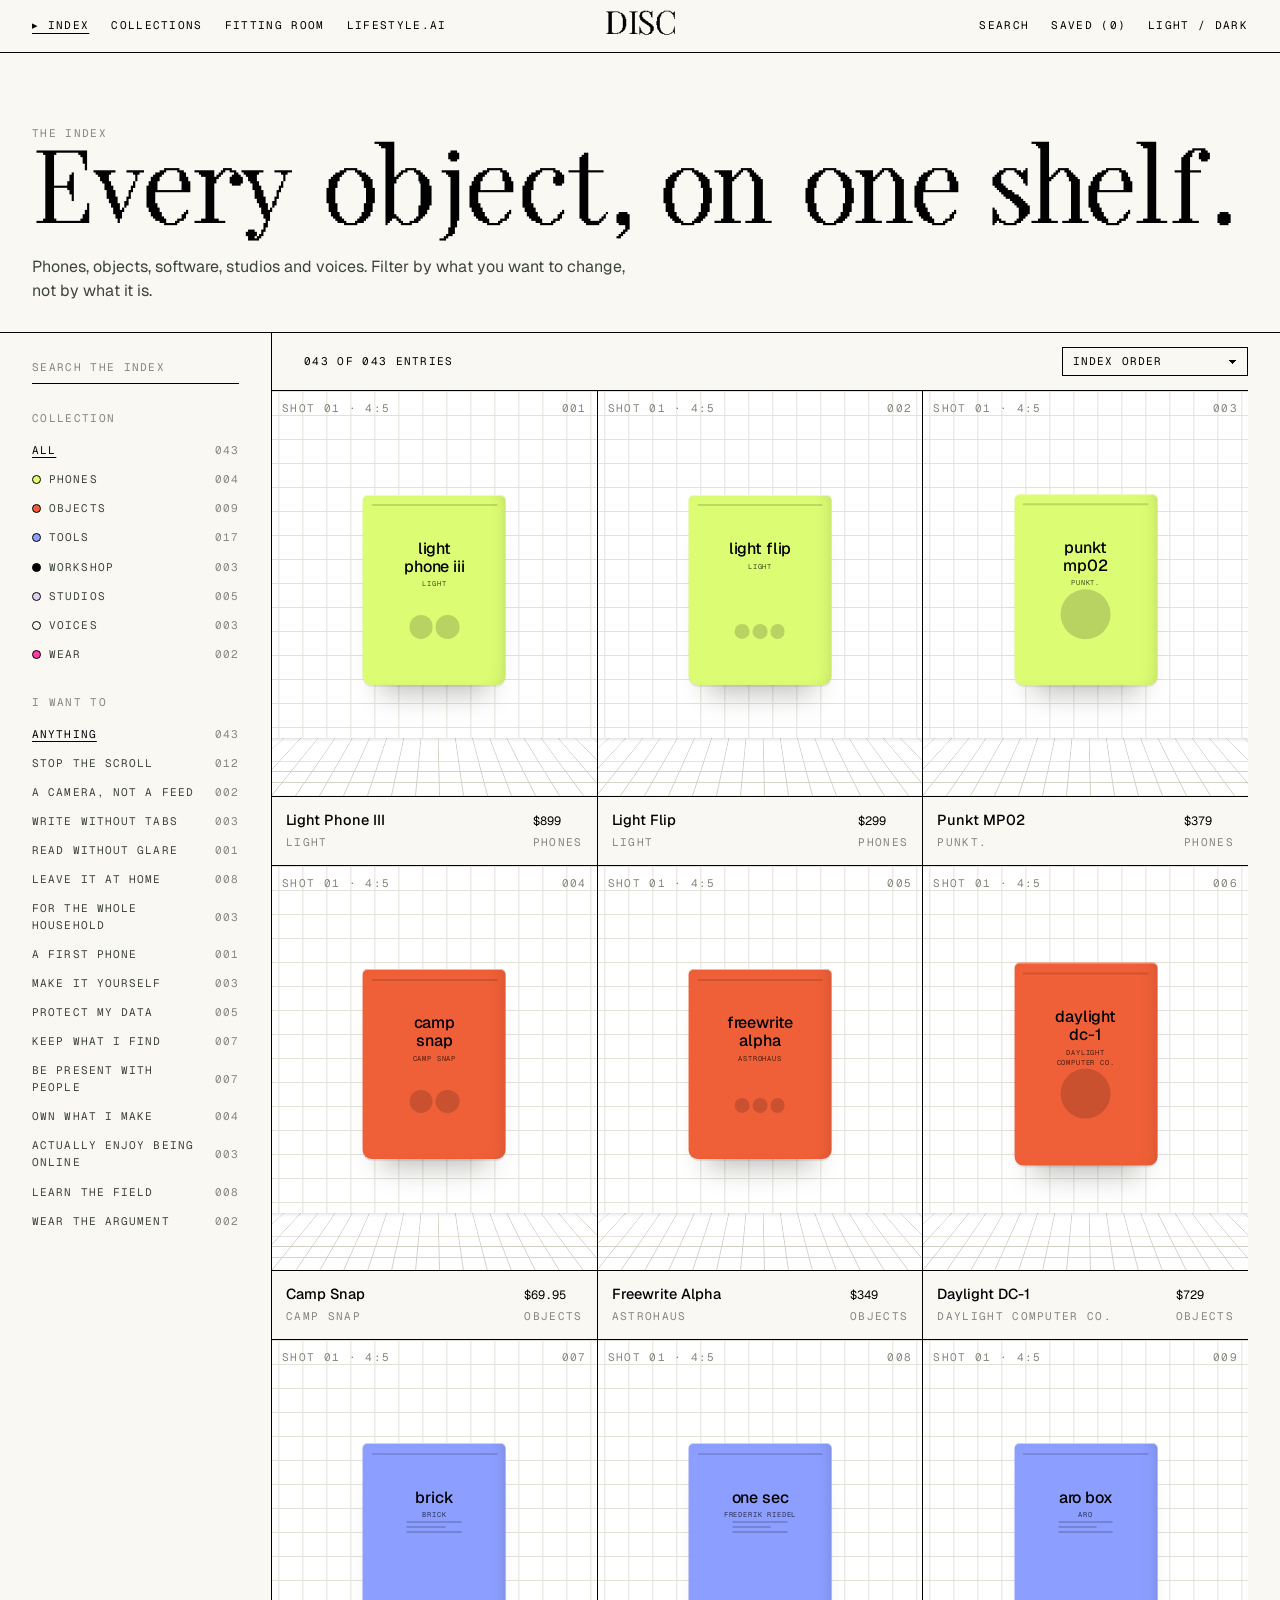
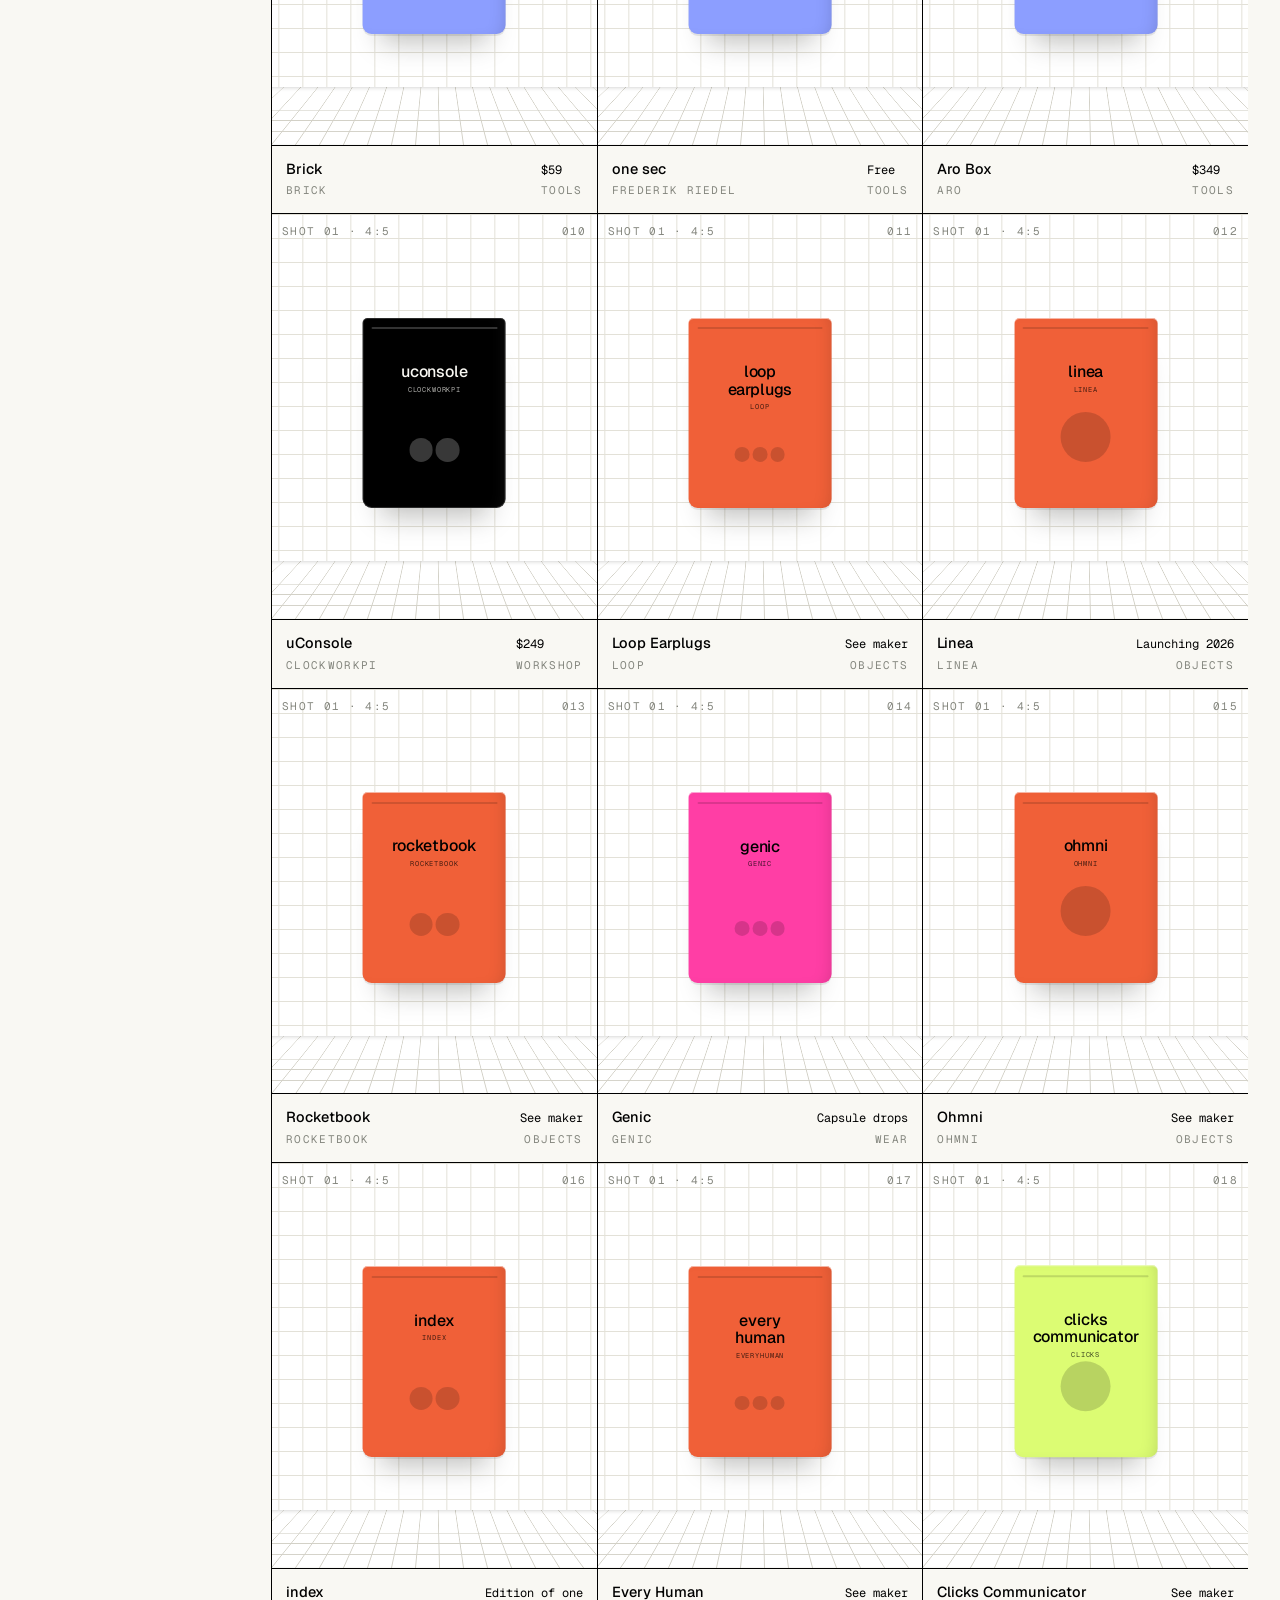
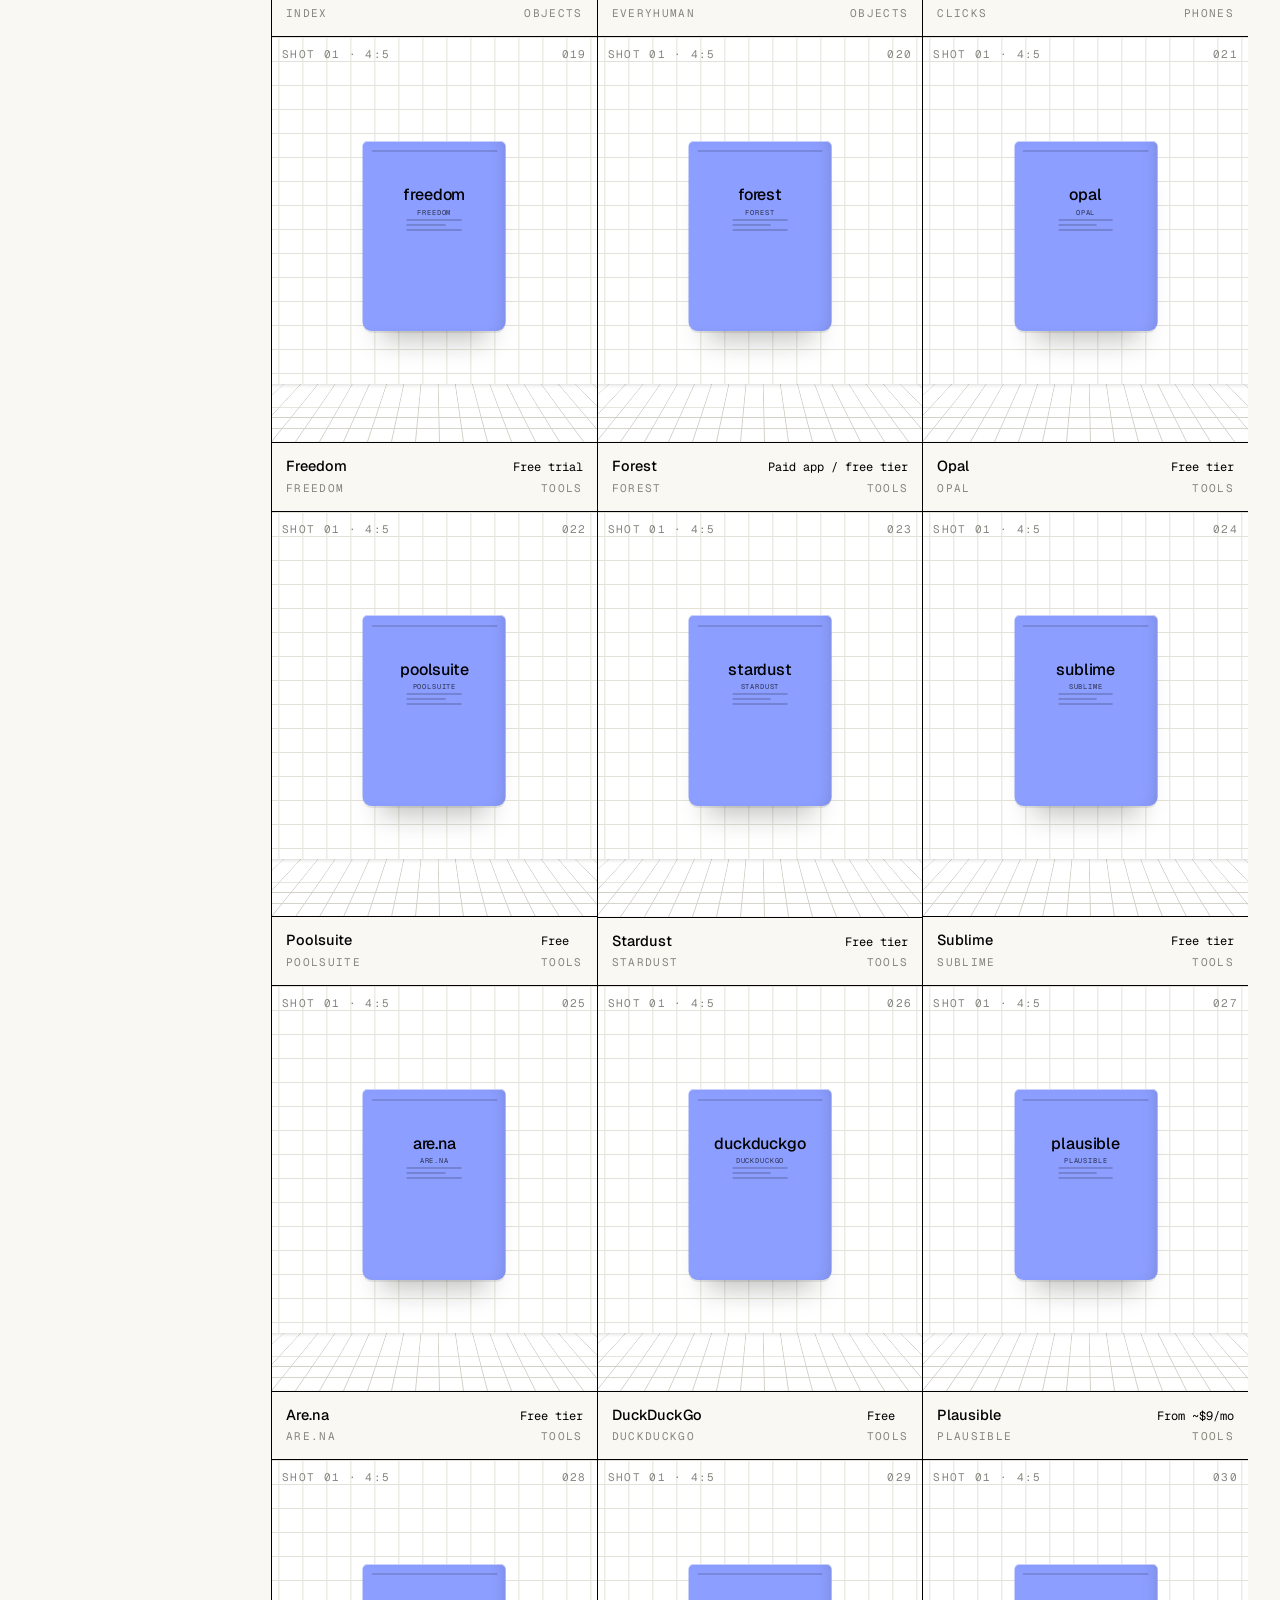
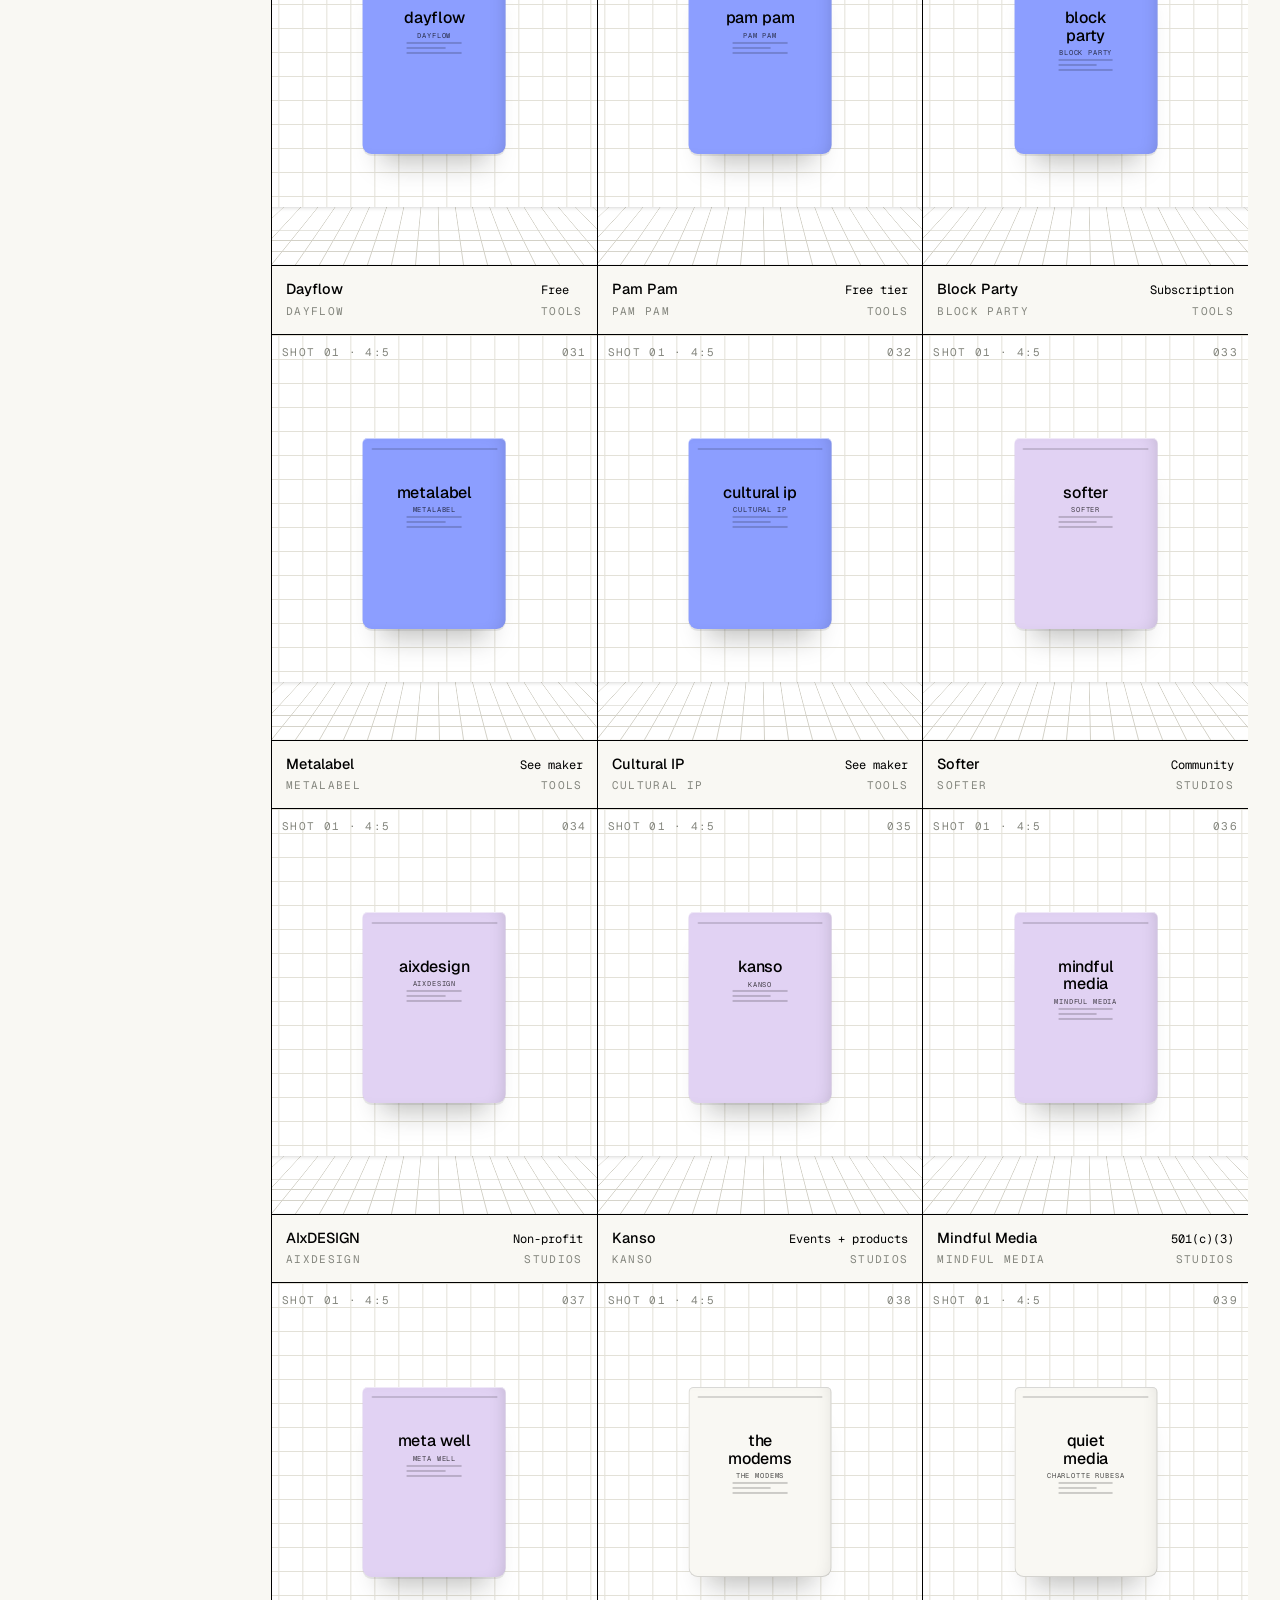
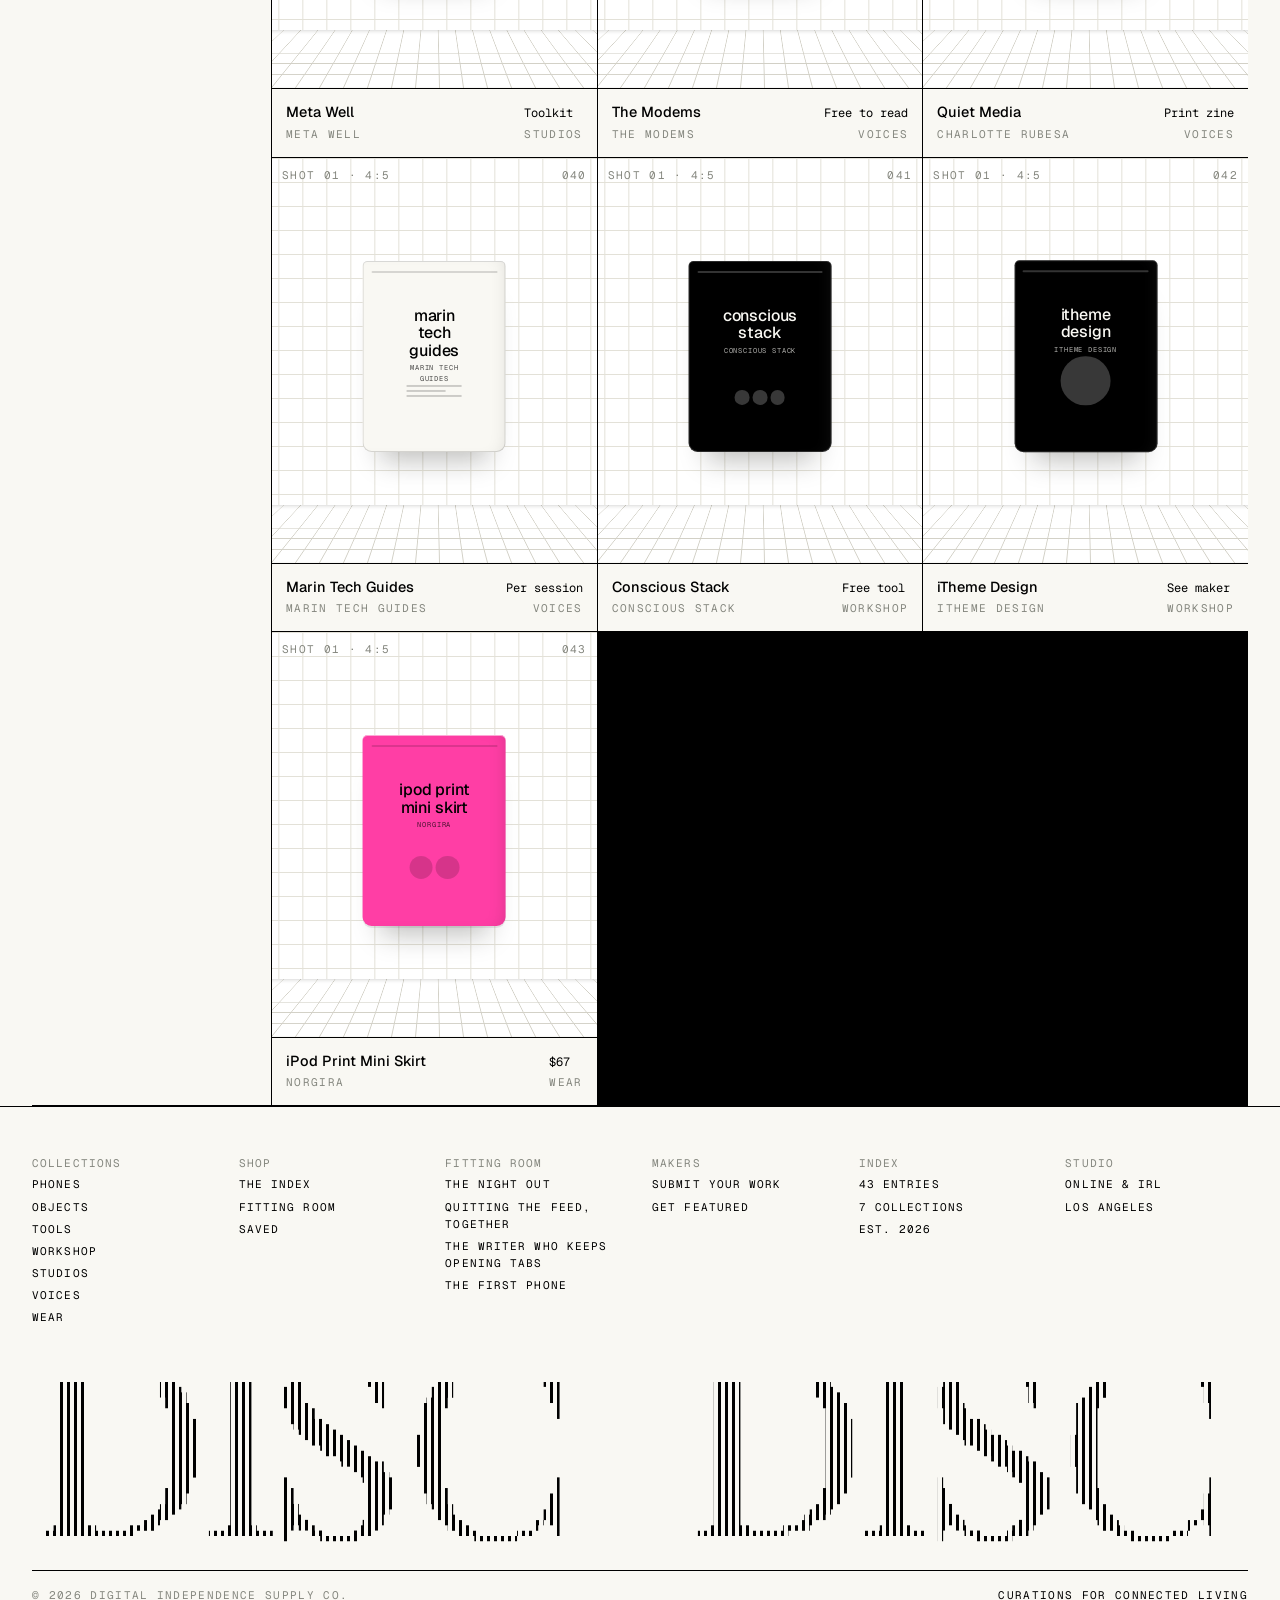
<file: directory.html>
<!DOCTYPE html>
<html lang="en">
<head>
<meta charset="UTF-8">
<meta name="viewport" content="width=device-width, initial-scale=1.0">
<title>The Index — DISC</title>
<meta name="description" content="Every phone, object, tool, studio and voice in the Connected Living, filtered by what you want to change.">
<link rel="preconnect" href="https://fonts.googleapis.com">
<link rel="preconnect" href="https://fonts.gstatic.com" crossorigin>
<link rel="stylesheet" href="https://fonts.googleapis.com/css2?family=Geist:wght@300;400;500;600&family=Geist+Mono:wght@400;500&family=Silkscreen&display=swap">
<link rel="stylesheet" href="css/antilag.css">
<link rel="stylesheet" href="css/system.css">
</head>
<body data-page="index" data-nav="index">
<div id="top"></div>
<main id="main"></main>
<div id="foot"></div>
<script src="js/site.js"></script>
</body>
</html>
</file>
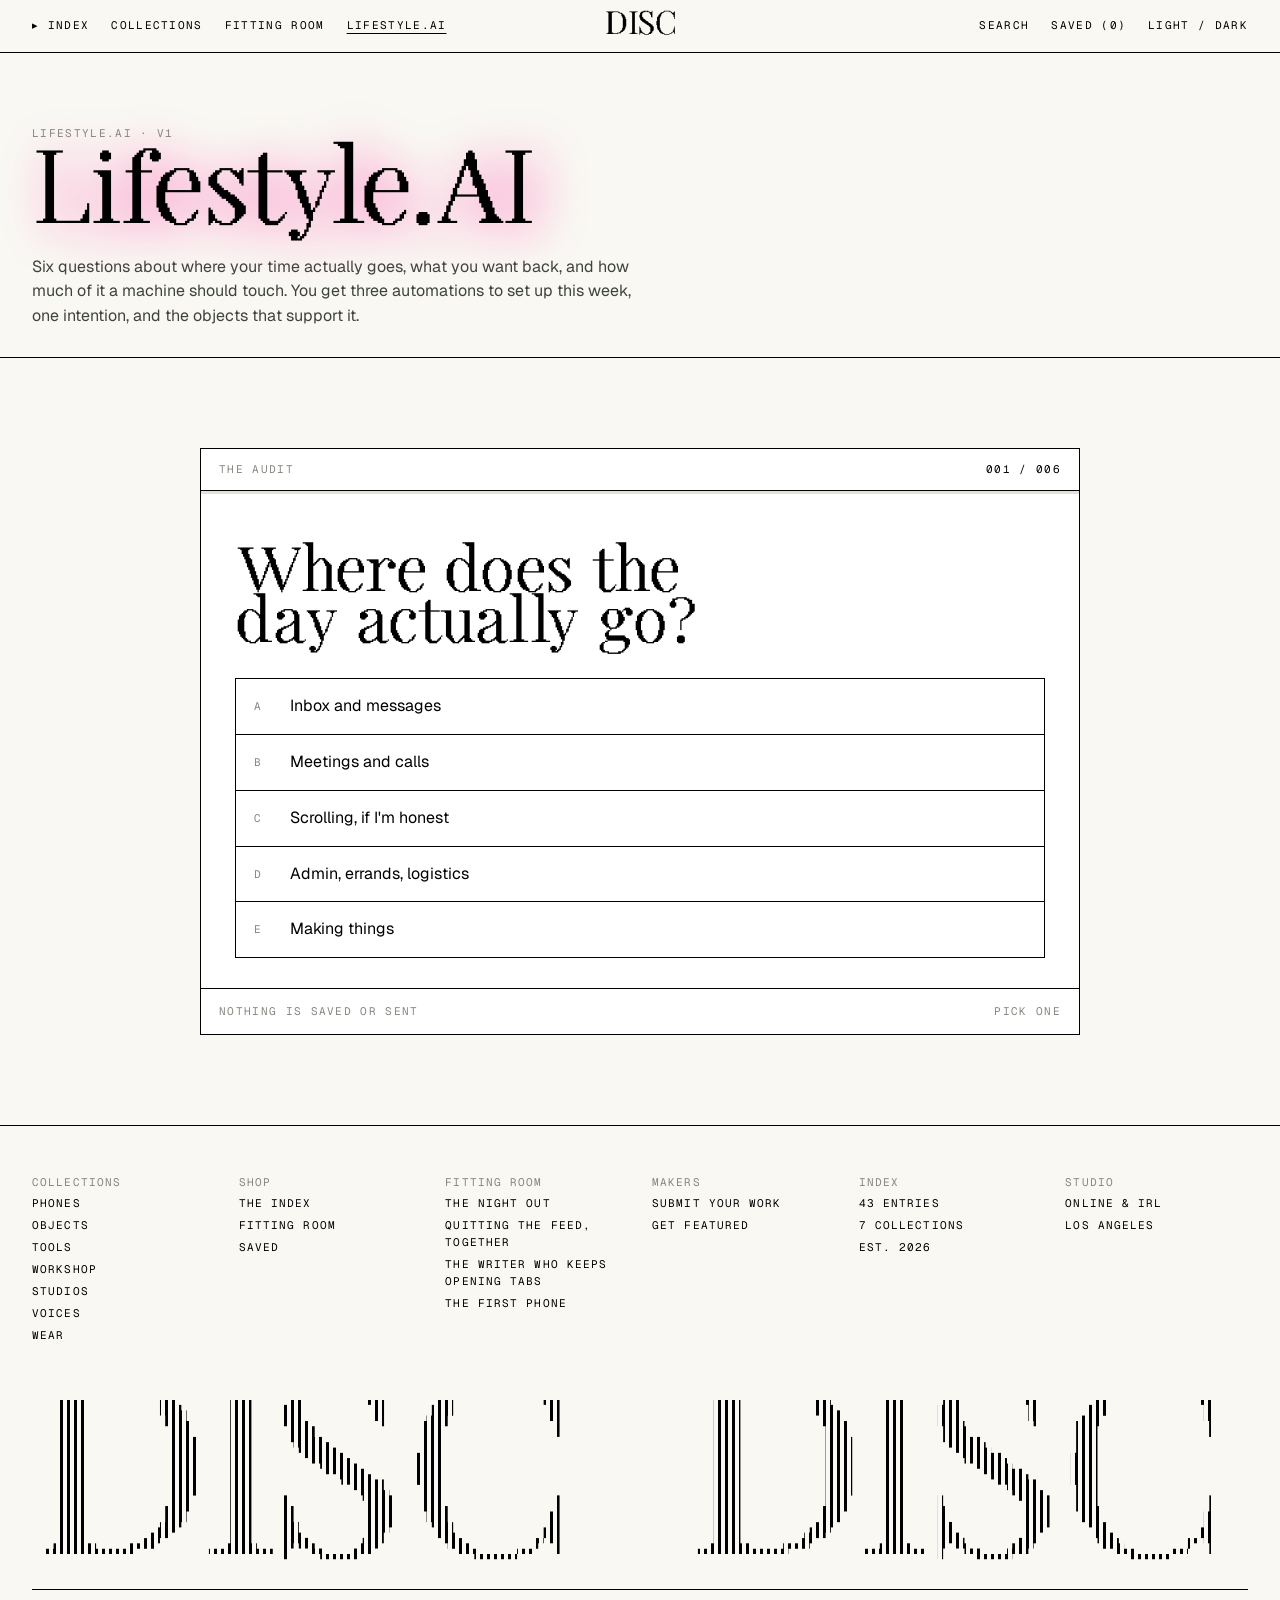
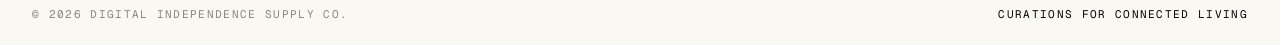
<file: lifestyle.html>
<!DOCTYPE html>
<html lang="en">
<head>
<meta charset="UTF-8">
<meta name="viewport" content="width=device-width, initial-scale=1.0">
<meta name="robots" content="noindex">
<title>Lifestyle.AI — DISC</title>
<meta name="description" content="Six questions to audit your time, delegate what you resent, and set one intention for the next ninety days.">
<link rel="preconnect" href="https://fonts.googleapis.com">
<link rel="preconnect" href="https://fonts.gstatic.com" crossorigin>
<link rel="stylesheet" href="https://fonts.googleapis.com/css2?family=Geist:wght@300;400;500;600&family=Geist+Mono:wght@400;500&family=Silkscreen&display=swap">
<link rel="stylesheet" href="css/antilag.css">
<link rel="stylesheet" href="css/system.css">
</head>
<body data-page="lifestyle" data-nav="lifestyle">
<div id="top"></div>
<main id="main"></main>
<div id="foot"></div>
<script src="js/site.js"></script>
</body>
</html>
</file>
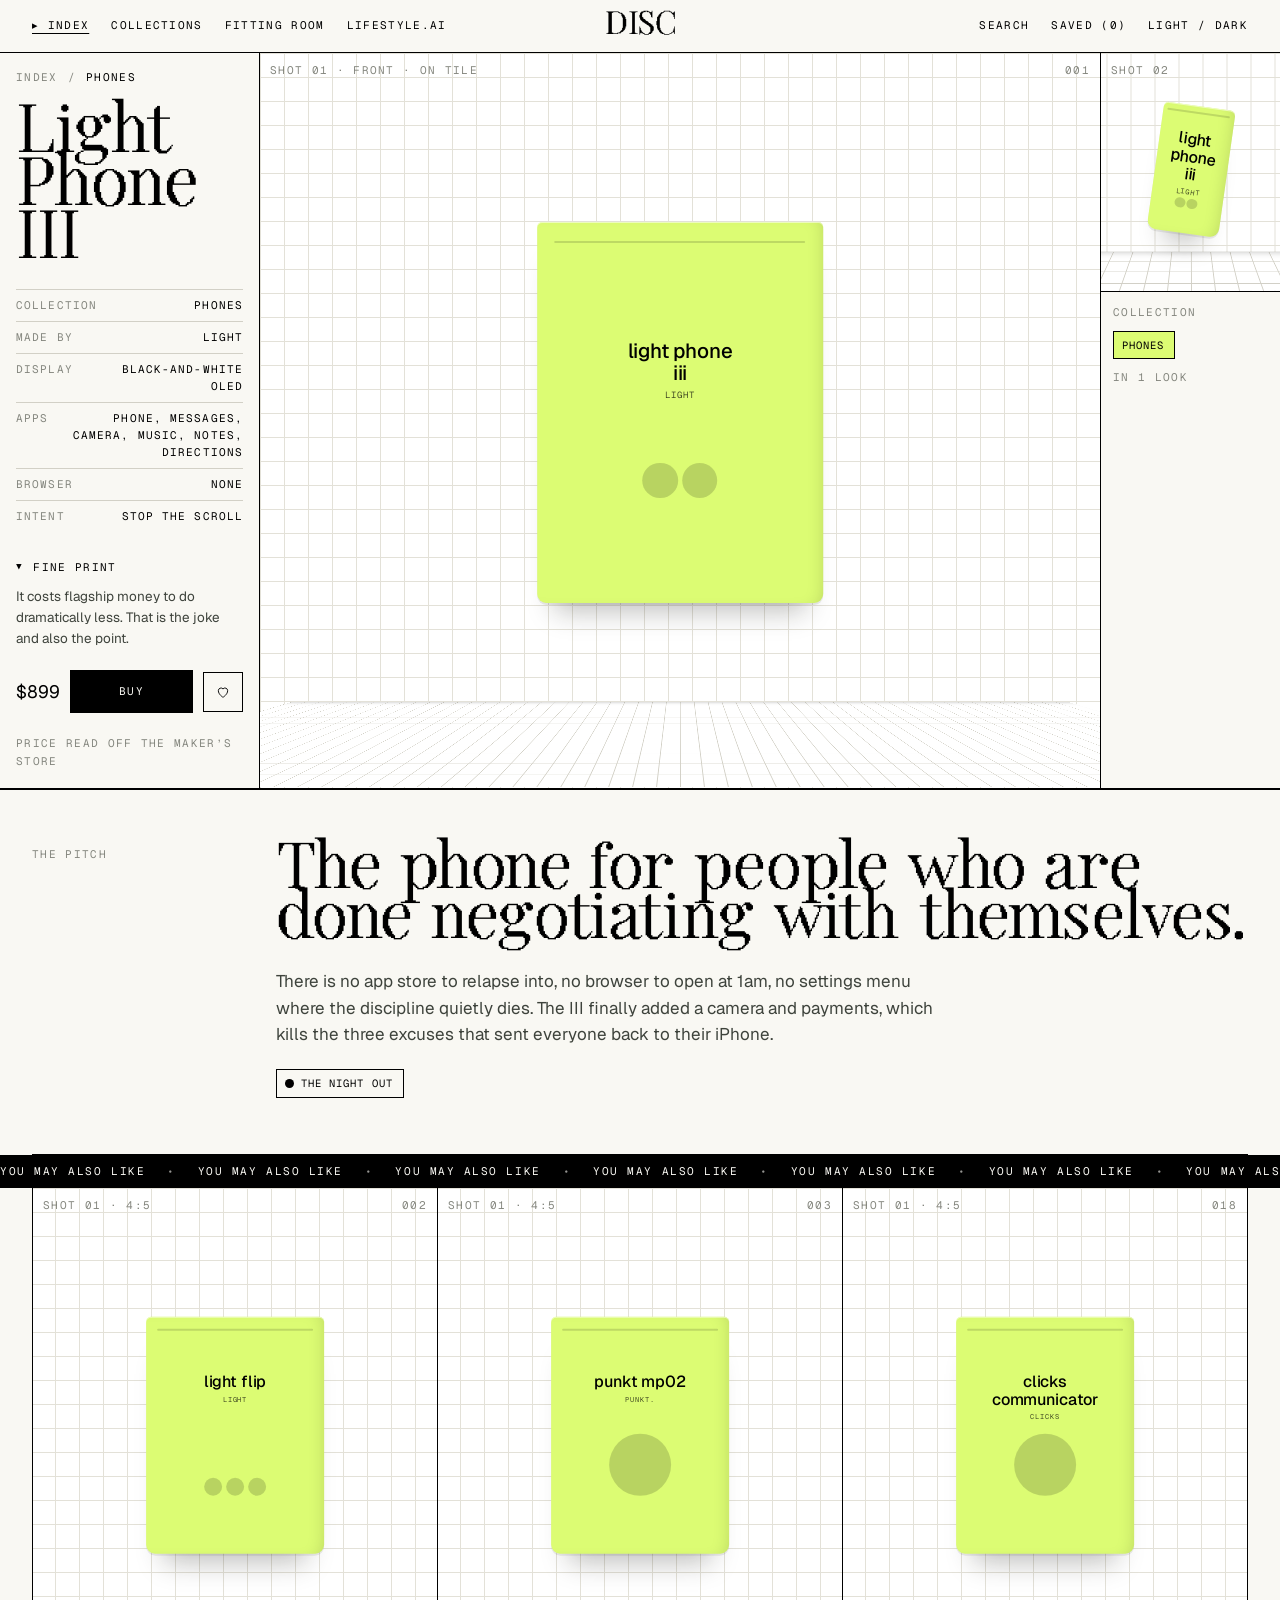
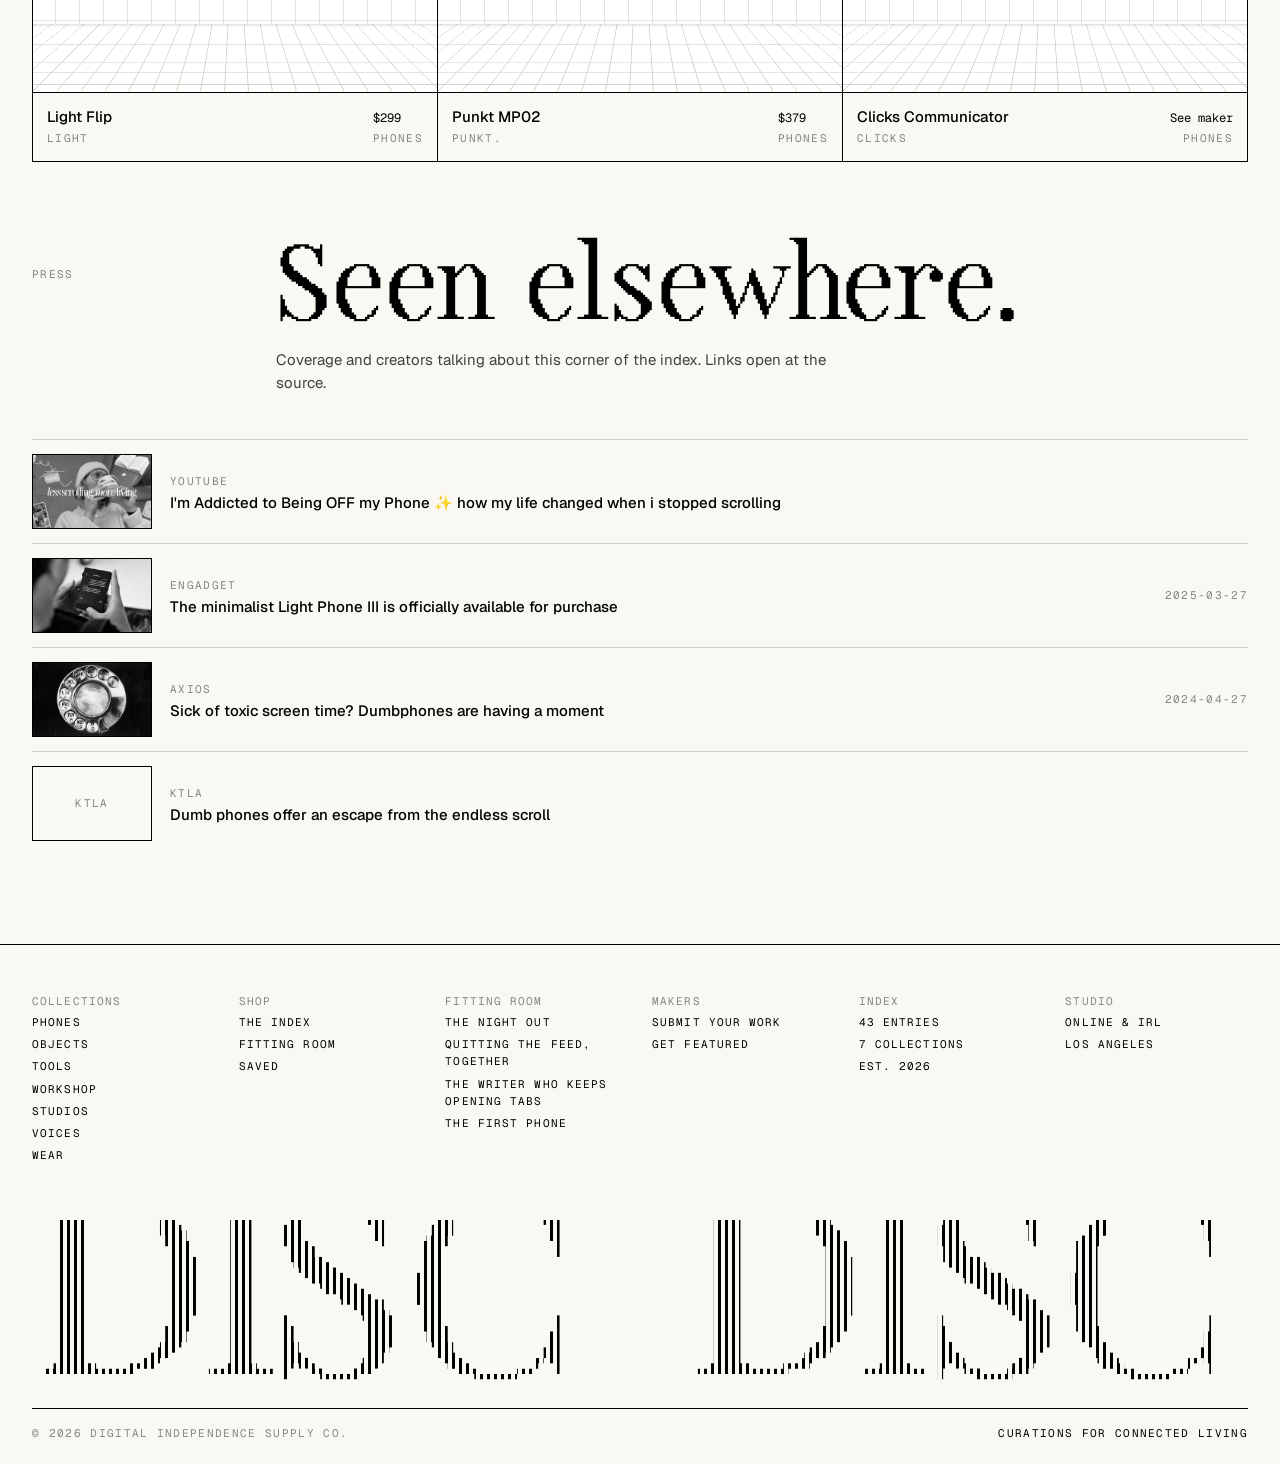
<file: object.html>
<!DOCTYPE html>
<html lang="en">
<head>
<meta charset="UTF-8">
<meta name="viewport" content="width=device-width, initial-scale=1.0">
<meta name="robots" content="noindex">
<title>Connected Living</title>
<meta name="description" content="An entry in the Connected Living.">
<link rel="preconnect" href="https://fonts.googleapis.com">
<link rel="preconnect" href="https://fonts.gstatic.com" crossorigin>
<link rel="stylesheet" href="https://fonts.googleapis.com/css2?family=Geist:wght@300;400;500;600&family=Geist+Mono:wght@400;500&family=Silkscreen&display=swap">
<link rel="stylesheet" href="css/antilag.css">
<link rel="stylesheet" href="css/system.css">
</head>
<body data-page="object" data-nav="index">
<div id="top"></div>
<main id="main"></main>
<div id="foot"></div>
<script src="js/site.js"></script>
</body>
</html>
</file>
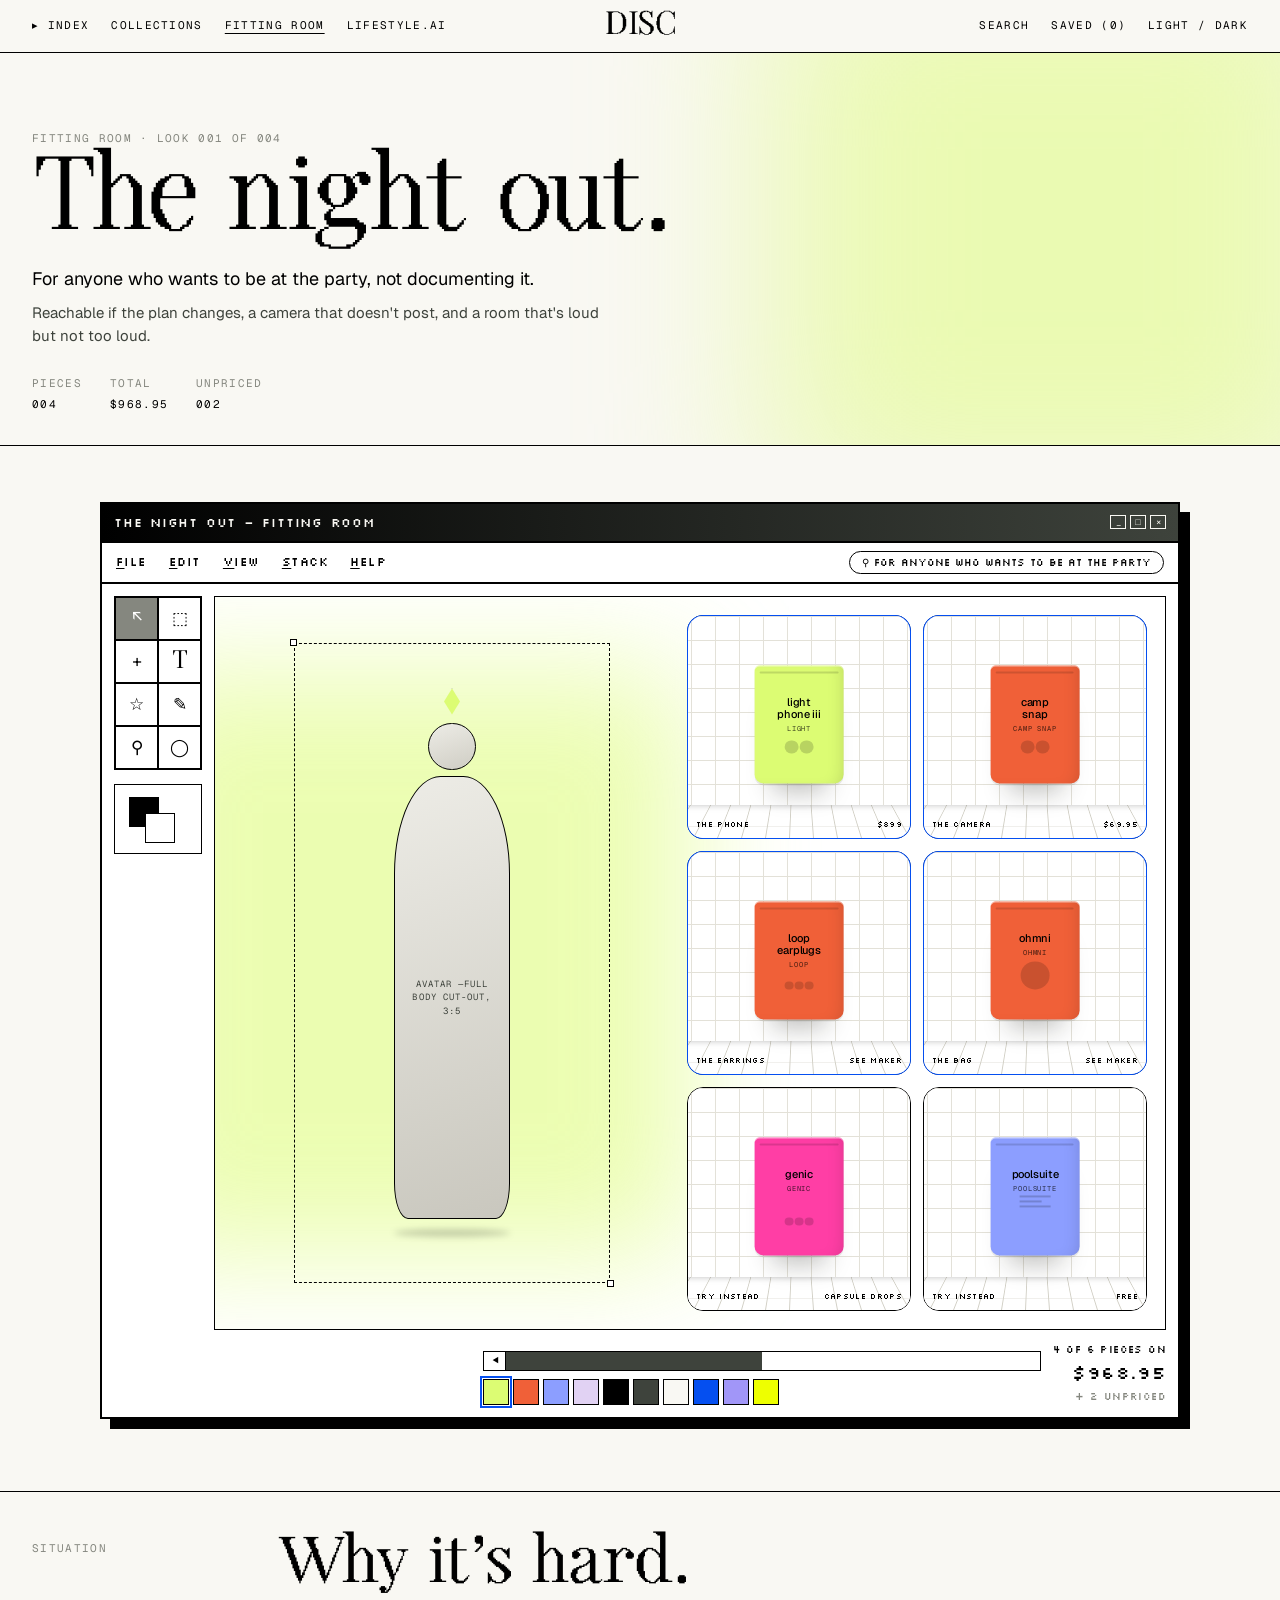
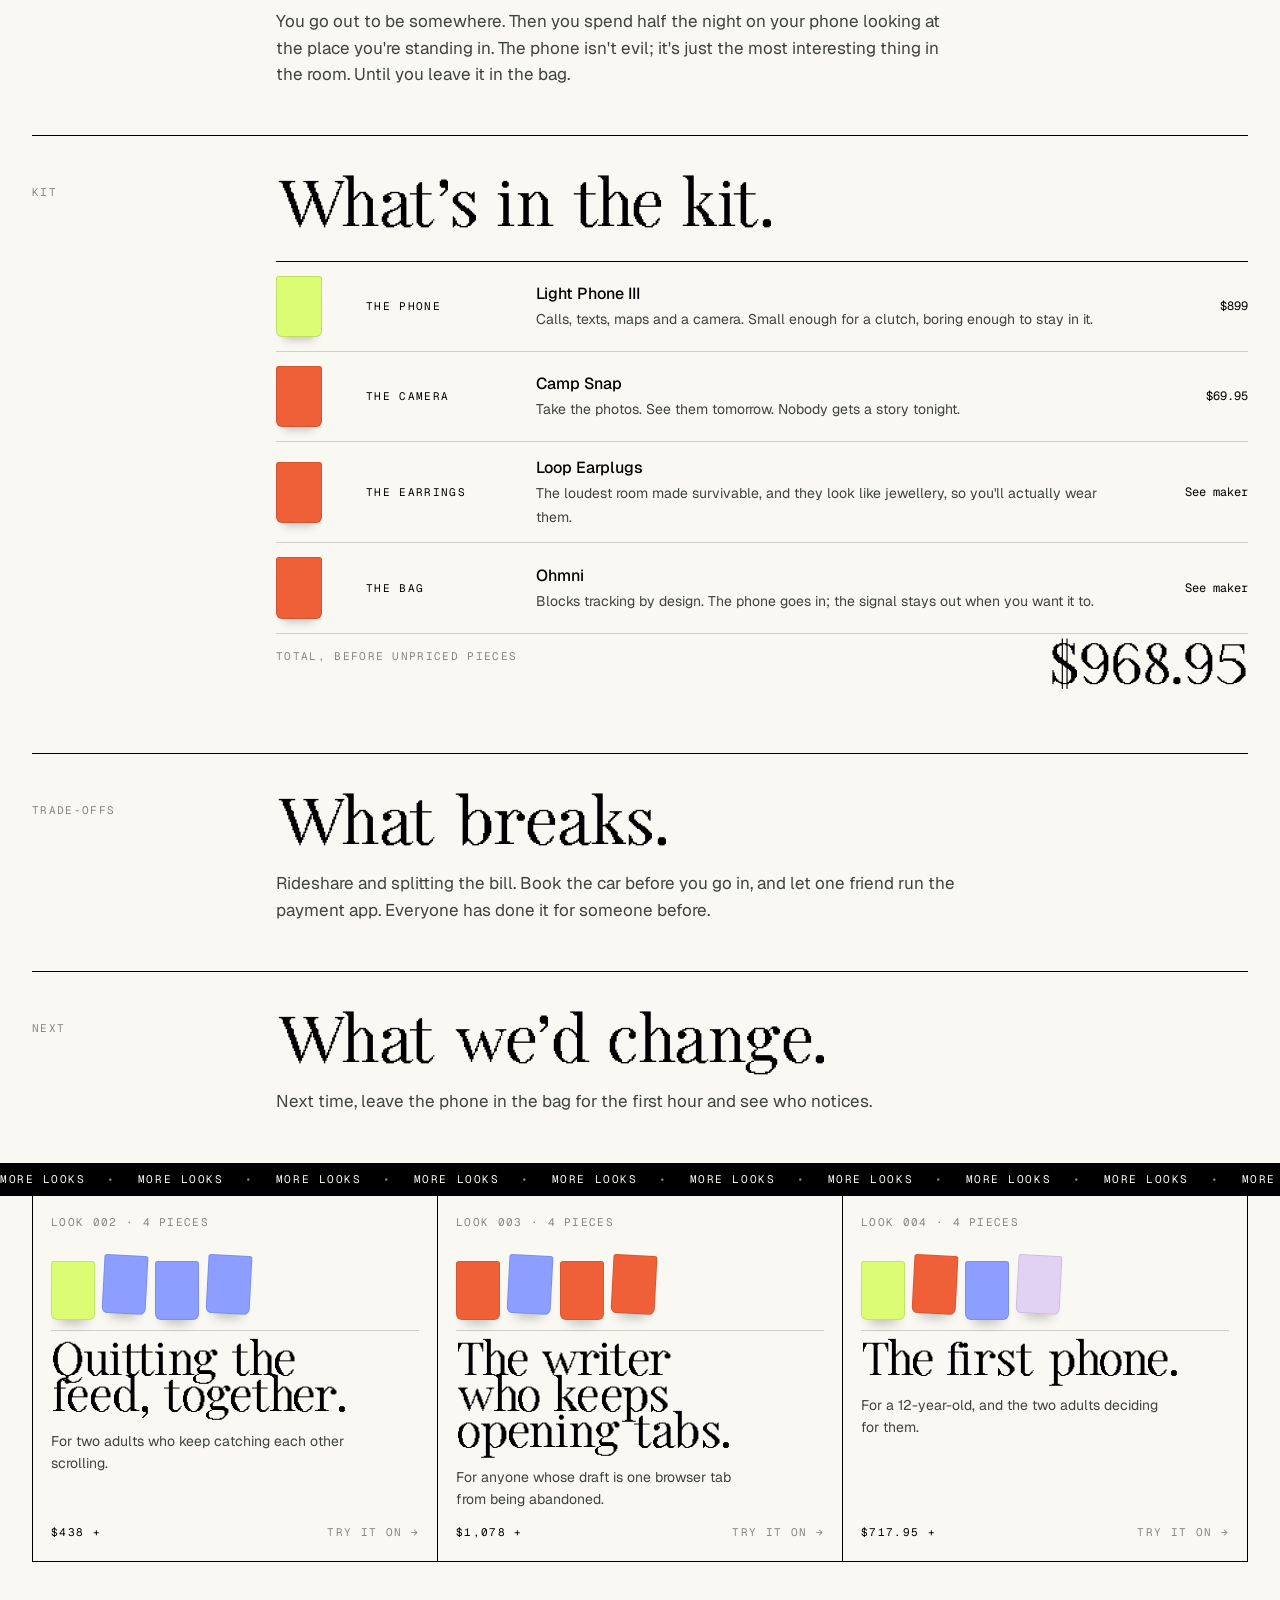
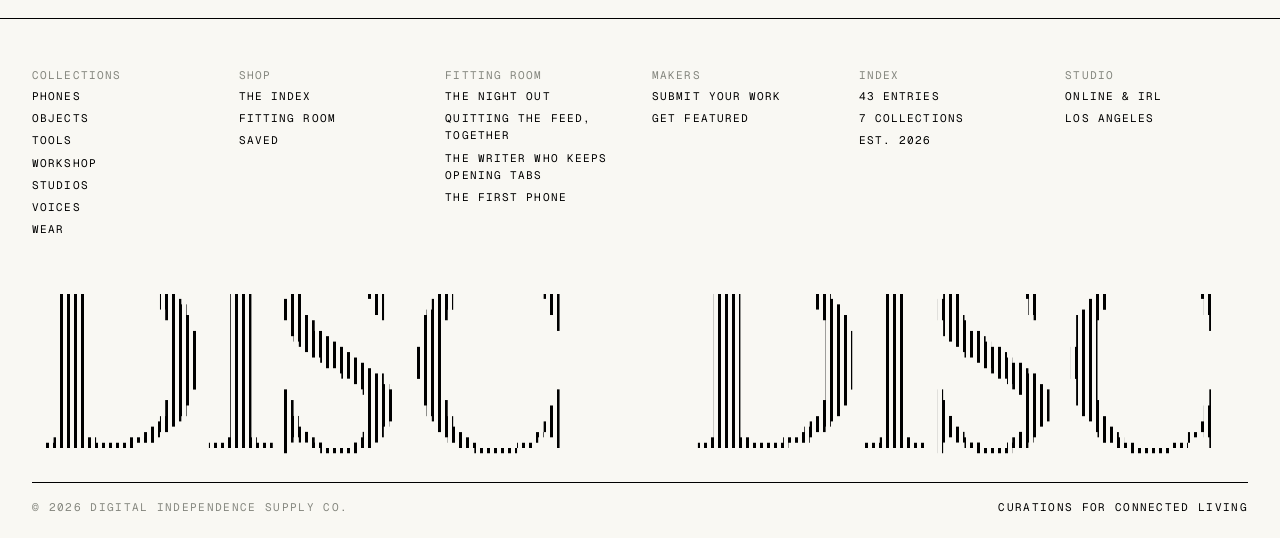
<file: setup.html>
<!DOCTYPE html>
<html lang="en">
<head>
<meta charset="UTF-8">
<meta name="viewport" content="width=device-width, initial-scale=1.0">
<title>Fitting Room — DISC</title>
<meta name="description" content="Whole looks, built from objects and tools, tried on in the Fitting Room.">
<link rel="preconnect" href="https://fonts.googleapis.com">
<link rel="preconnect" href="https://fonts.gstatic.com" crossorigin>
<link rel="stylesheet" href="https://fonts.googleapis.com/css2?family=Geist:wght@300;400;500;600&family=Geist+Mono:wght@400;500&family=Silkscreen&display=swap">
<link rel="stylesheet" href="css/antilag.css">
<link rel="stylesheet" href="css/system.css">
</head>
<body data-page="setup" data-nav="setups">
<div id="top"></div>
<main id="main"></main>
<div id="foot"></div>
<script src="js/site.js"></script>
</body>
</html>
</file>
<file: css/antilag.css>
@font-face{font-family:'Antilag';src:url([data-uri]) format('truetype');font-display:block}
</file>
<file: css/system.css>
/* ---------- tokens: light (default) ---------- */
:root {
  --ground: #F9F8F3;
  --paper: #FFFFFF;
  --ink: #000000;
  --ink-2: #3E433C;
  --ink-3: #85877F;
  --line: #E3E1D8;
  --line-2: #D2D0C6;
  --edge: #000000;
  --accent: #054FF0;
  --on-accent: #F9F8F3;
  --shadow: rgba(20, 20, 16, 0.28);
  --spray-a: #DCFC73;
  --spray-b: #E1D2F3;

  /* collection neons — identical in both themes; text on them is always black */
  --hivis: #DCFC73;
  --tomato: #F06038;
  --vista: #8C9EFF;
  --grape: #E1D2F3;

  --display: 'Antilag', 'Didot', 'Bodoni 72', Georgia, serif;
  --sans: 'Geist', 'Helvetica Neue', Arial, sans-serif;
  --mono: 'Geist Mono', ui-monospace, 'SF Mono', Menlo, monospace;
  --pixel: 'Silkscreen', 'Geist Mono', monospace;

  --gutter: clamp(16px, 3vw, 32px);
  --ease: cubic-bezier(.2, .7, .2, 1);
}
@media (prefers-color-scheme: dark) {
  :root:not([data-theme="light"]) {
    --ground: #000000;
    --paper: #0C0C0B;
    --ink: #F9F8F3;
    --ink-2: #C7C9C0;
    --ink-3: #7D7F77;
    --line: #1C1D1A;
    --line-2: #2A2B27;
    --edge: #F9F8F3;
    --accent: #8C9EFF;
    --on-accent: #000000;
    --shadow: rgba(0, 0, 0, 0.7);
  }
}
:root[data-theme="dark"] {
  --ground: #000000;
  --paper: #0C0C0B;
  --ink: #F9F8F3;
  --ink-2: #C7C9C0;
  --ink-3: #7D7F77;
  --line: #1C1D1A;
  --line-2: #2A2B27;
  --edge: #F9F8F3;
  --accent: #8C9EFF;
  --on-accent: #000000;
  --shadow: rgba(0, 0, 0, 0.7);
}

*, *::before, *::after { box-sizing: border-box; margin: 0; padding: 0; }
body {
  background: var(--ground); color: var(--ink);
  font-family: var(--sans); font-size: 15px; line-height: 1.55; font-weight: 400;
  -webkit-font-smoothing: antialiased;
}
a { color: inherit; }
button { font: inherit; color: inherit; background: none; border: 0; cursor: pointer; }
:focus-visible { outline: 2px solid var(--accent); outline-offset: 2px; }

/* ---------- type primitives ---------- */
.d-xl, .d-l, .d-m { font-family: var(--display); font-weight: normal; line-height: .9; letter-spacing: -0.01em; text-wrap: balance; }
.d-xl { font-size: clamp(64px, 13vw, 184px); }
.d-l  { font-size: clamp(48px, 7vw, 96px); }
.d-m  { font-size: clamp(40px, 4.4vw, 56px); }
.ui   { font-family: var(--mono); font-size: 11px; letter-spacing: .12em; text-transform: uppercase; font-weight: 400; }
.ui-2 { font-family: var(--mono); font-size: 12px; letter-spacing: .02em; }
.muted { color: var(--ink-2); }
.dim { color: var(--ink-3); }
.num { font-variant-numeric: tabular-nums; }

/* ---------- frame ---------- */
.wrap { padding-inline: var(--gutter); max-width: 1440px; margin: 0 auto; }
.topbar {
  position: sticky; top: 0; z-index: 20;
  display: grid; grid-template-columns: 1fr auto 1fr; align-items: center; gap: 16px;
  padding: 12px var(--gutter); background: var(--ground); border-bottom: 1px solid var(--edge);
}
.topbar .l, .topbar .r { display: flex; gap: 22px; }
.topbar .r { justify-content: flex-end; }
.topbar .mark { font-family: var(--display); font-size: 28px; line-height: 1; }
.topbar button.ui:hover { color: var(--accent); }

/* ---------- hero with spray neon ---------- */
.hero { position: relative; overflow: hidden; border-bottom: 1px solid var(--edge); padding-block: clamp(48px, 8vw, 96px) 28px; }
.hero-word { position: relative; }
.hero-word .crisp { position: relative; z-index: 2; }
.hero-word .spray { position: absolute; inset: 0; z-index: 1; filter: blur(26px); opacity: .95; pointer-events: none; }
.hero-word .spray.a { color: var(--spray-a); transform: translate(2%, 6%); }
.hero-word .spray.b { color: var(--spray-b); transform: translate(-3%, -4%); filter: blur(40px); }
@keyframes drift { 50% { transform: translate(4%, 2%); } }
.hero-word .spray.a { animation: drift 11s var(--ease) infinite; }
.hero-meta { display: grid; grid-template-columns: repeat(4, minmax(0, 1fr)); gap: 0; margin-top: 44px; border-top: 1px solid var(--edge); }
.hero-meta div { padding: 12px 12px 0 0; display: flex; flex-direction: column; gap: 4px; }
.hero-lede { max-width: 58ch; font-size: 17px; margin-top: 28px; color: var(--ink-2); }

/* ---------- marquee ---------- */
.marquee { overflow: hidden; border-block: 1px solid var(--edge); background: var(--ink); color: var(--ground); white-space: nowrap; }
.marquee-track { display: inline-flex; animation: slide 36s linear infinite; }
.marquee span { padding: 7px 0; font-family: var(--mono); font-size: 11px; letter-spacing: .14em; text-transform: uppercase; }
.marquee span::after { content: '\2022'; margin: 0 22px; opacity: .6; }
@keyframes slide { to { transform: translateX(-50%); } }

/* ---------- sections ---------- */
.sec { padding-block: clamp(56px, 7vw, 96px); border-bottom: 1px solid var(--edge); }
.sec-head { display: grid; grid-template-columns: 220px minmax(0, 1fr); gap: 24px; margin-bottom: 44px; align-items: start; }
.sec-head > .ui { padding-top: 14px; }
.sec-head .why { max-width: 56ch; color: var(--ink-2); margin-top: 16px; }

/* ---------- color ---------- */
.swatches { display: grid; grid-template-columns: repeat(auto-fill, minmax(180px, 1fr)); gap: 1px; background: var(--edge); border: 1px solid var(--edge); }
.sw { background: var(--ground); display: flex; flex-direction: column; }
.sw .chip { aspect-ratio: 5 / 4; border-bottom: 1px solid var(--edge); }
.sw .meta { padding: 12px 14px 14px; display: grid; gap: 3px; }
.sw .name { font-family: var(--sans); font-weight: 500; font-size: 15px; }
.sw-group { margin-bottom: 28px; }
.sw-group > .ui { display: block; margin-bottom: 10px; }

/* ---------- type specimens ---------- */
.specimen { display: grid; grid-template-columns: 220px minmax(0, 1fr); gap: 24px; padding-block: 28px; border-top: 1px solid var(--line-2); align-items: baseline; }
.specimen:first-child { border-top: 0; padding-top: 0; }
.specimen .label { display: grid; gap: 4px; }
.scale { width: 100%; border-collapse: collapse; margin-top: 12px; }
.scale th, .scale td { text-align: left; padding: 12px 12px 12px 0; border-top: 1px solid var(--line-2); vertical-align: baseline; }
.scale th { font-family: var(--mono); font-size: 11px; letter-spacing: .12em; text-transform: uppercase; font-weight: 400; color: var(--ink-3); }
.rule-note { margin-top: 24px; border: 1px solid var(--edge); padding: 16px 18px; display: grid; grid-template-columns: auto 1fr; gap: 14px; max-width: 760px; }
.rule-note b { font-family: var(--mono); font-size: 11px; letter-spacing: .12em; text-transform: uppercase; font-weight: 500; background: var(--ink); color: var(--ground); padding: 3px 7px; height: max-content; }

/* ---------- materials: tile wall + floor ---------- */
.plate {
  display: block; position: relative; overflow: hidden; aspect-ratio: 4 / 5;
  background-color: var(--paper);
  background-image:
    linear-gradient(var(--line) 1px, transparent 1px),
    linear-gradient(90deg, var(--line) 1px, transparent 1px);
  background-size: 24px 24px;
  background-position: center top;
}
.plate .floor {
  position: absolute; left: -30%; right: -30%; bottom: 0; height: 36%;
  background-color: var(--paper);
  background-image:
    linear-gradient(var(--line-2) 1px, transparent 1px),
    linear-gradient(90deg, var(--line-2) 1px, transparent 1px);
  background-size: 24px 24px;
  transform-origin: 50% 100%; transform: perspective(300px) rotateX(56deg);
  box-shadow: inset 0 14px 18px -14px var(--shadow);
}
.plate .shot { position: absolute; left: 10px; top: 9px; z-index: 3; color: var(--ink-3); }
.plate .idx { position: absolute; right: 10px; top: 9px; z-index: 3; color: var(--ink-3); }

/* the pouch — every placeholder product is packaged like a statement object */
.pouch {
  position: absolute; left: 50%; top: 50%; z-index: 2;
  width: 44%; aspect-ratio: 3 / 4;
  transform: translate(-50%, -52%);
  background: var(--c, var(--hivis)); color: #000;
  border-radius: 5px 5px 9px 9px;
  box-shadow: 0 26px 26px -18px var(--shadow), 0 2px 0 rgba(0,0,0,.08), inset 0 1px 0 rgba(255,255,255,.55), inset -10px 0 18px -12px rgba(0,0,0,.18);
  display: flex; flex-direction: column; align-items: center; padding: 14% 10% 10%;
  transition: transform .5s var(--ease), box-shadow .5s var(--ease);
}
.pouch::before { content: ''; position: absolute; left: 6%; right: 6%; top: 5%; height: 2px; background: rgba(0,0,0,.14); border-radius: 2px; }
.pouch .p-name { font-family: var(--sans); font-weight: 500; font-size: clamp(12px, 1.3vw, 16px); letter-spacing: -0.01em; text-align: center; line-height: 1.1; }
.pouch .p-sub { font-family: var(--mono); font-size: 7px; letter-spacing: .12em; text-transform: uppercase; opacity: .7; margin-top: 4px; text-align: center; }
.pouch .p-dots { display: flex; gap: 6%; width: 64%; margin-top: auto; margin-bottom: 18%; }
.pouch .p-dots i { flex: 1; aspect-ratio: 1; border-radius: 50%; background: rgba(0,0,0,.16); mix-blend-mode: multiply; }
.pouch .p-lines { width: 70%; display: grid; gap: 3px; }
.pouch .p-lines i { height: 2px; background: rgba(0,0,0,.18); }
.pouch .p-lines i:nth-child(2) { width: 70%; }
.pouch.ink { color: #F9F8F3; box-shadow: 0 26px 26px -18px var(--shadow), inset 0 0 0 1px rgba(255,255,255,.16), inset -10px 0 18px -12px rgba(255,255,255,.08); }
.pouch.ink::before, .pouch.ink .p-lines i { background: rgba(255,255,255,.2); }
.pouch.ink .p-dots i { background: rgba(255,255,255,.22); mix-blend-mode: normal; }
.pouch.paper { box-shadow: 0 26px 26px -18px var(--shadow), inset 0 0 0 1px rgba(0,0,0,.14), inset 0 1px 0 rgba(255,255,255,.6), inset -10px 0 18px -12px rgba(0,0,0,.12); }
.lift:hover .pouch, .lift:focus-visible .pouch { transform: translate(-50%, -58%) rotate(-2.5deg); box-shadow: 0 40px 34px -22px var(--shadow), 0 2px 0 rgba(0,0,0,.08), inset 0 1px 0 rgba(255,255,255,.55), inset -10px 0 18px -12px rgba(0,0,0,.18); }

.materials { display: grid; grid-template-columns: repeat(3, minmax(0, 1fr)); gap: 1px; background: var(--edge); border: 1px solid var(--edge); }
.mat { background: var(--ground); display: flex; flex-direction: column; }
.mat .demo { aspect-ratio: 4 / 3; position: relative; overflow: hidden; border-bottom: 1px solid var(--edge); }
.mat .demo.plate { aspect-ratio: 4 / 3; }
.mat .txt { padding: 16px 16px 18px; display: grid; gap: 6px; }
.mat h3 { font-family: var(--sans); font-weight: 500; font-size: 17px; }
.mat p { color: var(--ink-2); font-size: 14px; max-width: 42ch; }
.spray-demo { background: var(--ground); display: grid; place-items: center; }
.spray-demo .d-l { position: relative; }
.spray-demo .d-l .spray { position: absolute; inset: 0; filter: blur(18px); color: var(--hivis); }
.spray-demo .d-l .spray.b { color: var(--vista); filter: blur(30px); transform: translate(-8%, 10%); }
.spray-demo .d-l .crisp { position: relative; }

/* ---------- components ---------- */
.comp { display: grid; grid-template-columns: 220px minmax(0, 1fr); gap: 24px; padding-block: 32px; border-top: 1px solid var(--line-2); }
.comp:first-of-type { border-top: 0; padding-top: 0; }
.comp .label { display: grid; gap: 6px; align-content: start; }
.comp .label p { color: var(--ink-2); font-size: 13.5px; max-width: 30ch; }
.row { display: flex; flex-wrap: wrap; gap: 12px; align-items: center; }

.btn { font-family: var(--mono); font-size: 11px; letter-spacing: .12em; text-transform: uppercase; padding: 12px 22px; border: 1px solid var(--edge); display: inline-flex; gap: 14px; align-items: center; transition: background .2s var(--ease), color .2s var(--ease); }
.btn:hover { background: var(--ink); color: var(--ground); }
.btn.solid { background: var(--ink); color: var(--ground); }
.btn.solid:hover { background: var(--accent); border-color: var(--accent); color: var(--on-accent); }
.save { width: 40px; height: 40px; border: 1px solid var(--edge); display: grid; place-items: center; }
.save svg { width: 16px; height: 16px; fill: none; stroke: var(--ink); stroke-width: 1.4; }
.save[aria-pressed="true"] svg { fill: var(--accent); stroke: var(--accent); }
.disclose { font-family: var(--mono); font-size: 11px; letter-spacing: .12em; text-transform: uppercase; display: inline-flex; gap: 10px; align-items: center; }
.disclose::before { content: '\25B8'; transition: transform .2s var(--ease); }
.disclose[aria-expanded="true"]::before { transform: rotate(90deg); }

.chip { font-family: var(--mono); font-size: 10.5px; letter-spacing: .1em; text-transform: uppercase; padding: 5px 10px 5px 8px; border: 1px solid var(--edge); display: inline-flex; gap: 7px; align-items: center; }
.chip i { width: 9px; height: 9px; border-radius: 50%; background: var(--c); border: 1px solid rgba(0,0,0,.25); }
.chip.fill { background: var(--c); color: #000; border-color: #000; }
.chip.fill i { display: none; }

/* product card */
.cards { display: grid; grid-template-columns: repeat(3, minmax(0, 1fr)); gap: 1px; background: var(--edge); border: 1px solid var(--edge); }
.card { background: var(--ground); display: flex; flex-direction: column; text-decoration: none; }
.card .plate { border-bottom: 1px solid var(--edge); }
.card .cap { display: grid; grid-template-columns: 1fr auto; gap: 2px 12px; padding: 12px 14px 14px; align-items: baseline; }
.card .cap .n { font-weight: 500; font-size: 15px; }
.card .cap .price { font-family: var(--mono); font-size: 12px; font-variant-numeric: tabular-nums; }
.card .cap .mk { color: var(--ink-3); }
.card .cap .ver { color: var(--ink-3); text-align: right; }

/* PDP — Arny Praht grammar */
.pdp { display: grid; grid-template-columns: 260px minmax(0, 1fr) 180px; gap: 0; border: 1px solid var(--edge); }
.pdp-meta { padding: 16px 16px 18px; display: flex; flex-direction: column; gap: 22px; border-right: 1px solid var(--edge); }
.pdp-meta .crumb { display: flex; gap: 10px; }
.pdp-meta h4 { font-family: var(--display); font-weight: normal; font-size: 44px; line-height: .9; }
.kv { display: grid; }
.kv div { display: flex; justify-content: space-between; gap: 14px; padding: 7px 0; border-top: 1px solid var(--line-2); }
.kv dt, .kv dd { font-family: var(--mono); font-size: 11px; letter-spacing: .1em; text-transform: uppercase; }
.kv dt { color: var(--ink-3); }
.kv dd { text-align: right; }
.pdp-buy { margin-top: auto; display: grid; grid-template-columns: auto 1fr auto; gap: 10px; align-items: center; }
.pdp-buy .amt { font-family: var(--mono); font-size: 18px; font-variant-numeric: tabular-nums; }
.pdp-main .plate { aspect-ratio: auto; height: 100%; min-height: 460px; }
.pdp-main .pouch { width: 30%; }
.pdp-main .pouch .p-name { font-family: var(--display); font-weight: normal; font-size: clamp(40px, 3.6vw, 48px); line-height: .9; }
.pdp-side { border-left: 1px solid var(--edge); display: flex; flex-direction: column; }
.pdp-side .plate { aspect-ratio: 3 / 4; border-bottom: 1px solid var(--edge); }
.pdp-side .pouch { width: 40%; }
.pdp-side .alt { padding: 12px; display: grid; gap: 10px; }
.swatch-row { display: flex; gap: 6px; }
.swatch-row button { width: 22px; height: 22px; background: var(--c); border: 1px solid rgba(0,0,0,.3); }
.swatch-row button[aria-pressed="true"] { outline: 1px solid var(--edge); outline-offset: 2px; }
.fine { max-width: 38ch; color: var(--ink-2); font-size: 13.5px; }

/* shot-spec placeholder annotation */
.spec-anno { display: grid; grid-template-columns: minmax(0, 320px) minmax(0, 1fr); gap: 28px; align-items: center; }
.spec-anno .plate { border: 1px solid var(--edge); }
.spec-list { display: grid; gap: 0; }
.spec-list div { display: grid; grid-template-columns: 28px 1fr; gap: 10px; padding: 10px 0; border-top: 1px solid var(--line-2); }
.spec-list div:first-child { border-top: 0; }
.spec-list b { font-family: var(--mono); font-weight: 500; font-size: 11px; color: var(--accent); }

/* ---------- THE FITTING ROOM (signature) ---------- */
.room {
  --room-c: var(--hivis);
  max-width: 1080px; margin: 0 auto;
  border: 2px solid var(--edge); background: var(--paper);
  box-shadow: 10px 10px 0 var(--edge);
  font-family: var(--mono);
}
.room-title { display: flex; justify-content: space-between; align-items: center; padding: 8px 12px; background: linear-gradient(90deg, #000 0%, #3E433C 100%); color: #F9F8F3; border-bottom: 2px solid var(--edge); }
.room-title .t { font-size: 15px; letter-spacing: .14em; }
.room-title .ctl { display: flex; gap: 4px; }
.room-title .ctl i { width: 16px; height: 14px; border: 1px solid #F9F8F3; display: grid; place-items: center; font-style: normal; font-size: 9px; line-height: 1; }
.room-menu { display: flex; justify-content: space-between; align-items: center; gap: 12px; padding: 8px 14px; border-bottom: 2px solid var(--edge); flex-wrap: wrap; }
.room-menu nav { display: flex; gap: 22px; font-size: 14px; letter-spacing: .06em; }
.room-menu nav u { text-underline-offset: 2px; }
.room-search { border: 1.5px solid var(--edge); border-radius: 999px; padding: 3px 12px; font-size: 12px; }
.room-body { display: grid; grid-template-columns: 88px minmax(0, 1fr); gap: 12px; padding: 12px; }
.tools { display: grid; grid-template-columns: repeat(2, 1fr); gap: 0; border: 1.5px solid var(--edge); align-self: start; }
.tools button { aspect-ratio: 1; border: 1px solid var(--edge); display: grid; place-items: center; font-size: 17px; background: var(--paper); }
.tools button[aria-pressed="true"] { background: var(--ink-3); color: var(--paper); }
.fg-bg { margin-top: 14px; position: relative; height: 70px; border: 1.5px solid var(--edge); }
.fg-bg i { position: absolute; width: 30px; height: 30px; border: 1.5px solid var(--edge); }
.fg-bg i:first-child { left: 14px; top: 12px; background: #000; }
.fg-bg i:last-child { left: 30px; top: 28px; background: #fff; }
.canvas { border: 1.5px solid var(--edge); background: var(--paper); display: grid; grid-template-columns: minmax(0, 1fr) minmax(0, 1.05fr); gap: 16px; padding: 18px; min-height: 520px; position: relative; overflow: hidden; }
.canvas::before { content: ''; position: absolute; left: -10%; top: 10%; width: 60%; height: 80%; background: var(--room-c); filter: blur(60px); opacity: .55; transition: background .4s var(--ease); pointer-events: none; }
.stage { position: relative; display: grid; place-items: center; }
.select-box { position: relative; width: 72%; height: 92%; border: 1.5px dashed var(--edge); display: grid; place-items: center; }
.select-box::before, .select-box::after { content: ''; position: absolute; width: 7px; height: 7px; background: var(--paper); border: 1.5px solid var(--edge); }
.select-box::before { left: -5px; top: -5px; } .select-box::after { right: -5px; bottom: -5px; }
.avatar { position: relative; width: 58%; height: 86%; display: flex; flex-direction: column; align-items: center; }
.plumbob { width: 16px; height: 26px; background: var(--hivis); clip-path: polygon(50% 0, 100% 50%, 50% 100%, 0 50%); margin-bottom: 8px; box-shadow: 0 0 0 1px #000; animation: bob 3.2s ease-in-out infinite; filter: drop-shadow(0 0 6px var(--hivis)); }
@keyframes bob { 50% { transform: translateY(-5px) rotateY(180deg); } }
.av-head { width: 26%; aspect-ratio: 1; border-radius: 50%; background: linear-gradient(160deg, #EDECE6, #CFCDC4); border: 1.5px solid #000; }
.av-body { width: 64%; flex: 1; margin-top: 6px; border-radius: 40% 40% 12% 12% / 22% 22% 8% 8%; background: linear-gradient(160deg, #EDECE6, #C9C7BE); border: 1.5px solid #000; position: relative; }
.av-body::after { content: 'AVATAR \2014 FULL BODY CUT-OUT, 3:5'; position: absolute; left: 50%; top: 50%; transform: translate(-50%, -50%); width: 80%; text-align: center; font-size: 9px; letter-spacing: .12em; color: #3E433C; line-height: 1.5; }
.av-feet { width: 64%; height: 8px; margin-top: 10px; border-radius: 50%; background: rgba(0,0,0,.18); filter: blur(3px); }
.closet { position: relative; display: grid; grid-template-columns: repeat(2, minmax(0, 1fr)); gap: 12px; align-content: start; }
.slot { position: relative; border: 1.5px solid var(--edge); border-radius: 16px; background: var(--paper); aspect-ratio: 1; overflow: hidden; text-align: left; display: block; }
.slot .plate { position: absolute; inset: 0; aspect-ratio: auto; }
.slot .plate .floor { height: 32%; }
.slot .pouch { width: 40%; }
.slot .pouch .p-name { font-size: 11px; }
.slot .tag { position: absolute; left: 8px; bottom: 8px; right: 8px; z-index: 3; display: flex; justify-content: space-between; font-size: 9.5px; letter-spacing: .08em; text-transform: uppercase; }
.slot .tag span:last-child { font-variant-numeric: tabular-nums; }
.slot.on { outline: 3px solid var(--accent); outline-offset: -3px; }
.slot.empty { border-style: dashed; display: grid; place-items: center; color: var(--ink-3); font-size: 11px; letter-spacing: .1em; text-transform: uppercase; }
.room-foot { display: grid; grid-template-columns: 88px minmax(0, 1fr) auto; gap: 12px; padding: 0 12px 12px; align-items: end; }
.scroll { grid-column: 2 / 3; height: 20px; border: 1.5px solid var(--edge); display: flex; align-items: stretch; }
.scroll b { width: 22px; border-right: 1.5px solid var(--edge); display: grid; place-items: center; font-size: 11px; }
.scroll i { width: 46%; background: var(--ink-2); }
.palette { grid-column: 2 / 3; display: grid; grid-template-columns: repeat(10, 26px); gap: 4px; }
.palette button { width: 26px; height: 26px; background: var(--c); border: 1.5px solid var(--edge); }
.palette button[aria-pressed="true"] { outline: 2px solid var(--accent); outline-offset: 1px; }
.status { font-size: 11px; letter-spacing: .1em; text-transform: uppercase; text-align: right; display: grid; gap: 2px; }
.status .tot { font-size: 18px; letter-spacing: .02em; font-variant-numeric: tabular-nums; }

/* ---------- footer ---------- */
.foot { padding-block: 48px 0; }
.foot-cols { display: grid; grid-template-columns: repeat(6, minmax(0, 1fr)); gap: 24px; }
.foot-cols ul { list-style: none; display: grid; gap: 5px; }
.foot-cols li, .foot-cols .h { font-family: var(--mono); font-size: 11px; letter-spacing: .1em; text-transform: uppercase; }
.foot-cols .h { color: var(--ink-3); margin-bottom: 4px; }
.giant {
  font-family: var(--display); font-size: clamp(72px, 17vw, 260px); line-height: .82; white-space: nowrap;
  margin-top: 56px; letter-spacing: -0.02em;
  background: repeating-linear-gradient(90deg, var(--ink) 0 3px, transparent 3px 7px);
  -webkit-background-clip: text; background-clip: text; color: transparent;
  overflow: hidden;
}
.foot-bottom { display: flex; justify-content: space-between; gap: 16px; flex-wrap: wrap; padding: 16px 0 22px; border-top: 1px solid var(--edge); margin-top: 10px; }

/* ---------- responsive ---------- */
@media (max-width: 980px) {
  .sec-head, .specimen, .comp { grid-template-columns: 1fr; gap: 12px; }
  .hero-meta { grid-template-columns: repeat(2, minmax(0, 1fr)); }
  .materials, .cards { grid-template-columns: 1fr 1fr; }
  .pdp { grid-template-columns: 1fr; }
  .pdp-meta { border-right: 0; border-bottom: 1px solid var(--edge); }
  .pdp-side { border-left: 0; border-top: 1px solid var(--edge); flex-direction: row; }
  .pdp-side .plate { width: 50%; border-bottom: 0; border-right: 1px solid var(--edge); }
  .pdp-main .plate { min-height: 380px; }
  .canvas { grid-template-columns: 1fr; }
  .stage { min-height: 380px; }
  .foot-cols { grid-template-columns: repeat(3, minmax(0, 1fr)); }
  .spec-anno { grid-template-columns: 1fr; }
}
@media (max-width: 620px) {
  .topbar .l button:not(:first-child), .topbar .r button:not(:last-child) { display: none; }
  .materials, .cards { grid-template-columns: 1fr; }
  .room-body { grid-template-columns: 1fr; }
  .tools { grid-template-columns: repeat(8, 1fr); }
  .fg-bg { display: none; }
  .room-foot { grid-template-columns: 1fr; }
  .scroll, .palette { grid-column: 1; }
  .palette { grid-template-columns: repeat(5, 26px); }
  .status { text-align: left; }
  .foot-cols { grid-template-columns: repeat(2, minmax(0, 1fr)); }
  .room { box-shadow: 5px 5px 0 var(--edge); }
}
@media (prefers-reduced-motion: reduce) {
  *, *::before, *::after { animation: none !important; transition: none !important; }
}

/* =========================================================
   SITE — page layouts built on the system above
   ========================================================= */
a { text-decoration: none; }
.topbar a.ui:hover, .topbar button.ui:hover { color: var(--accent); }
.topbar .l a[aria-current="page"] { text-decoration: underline; text-underline-offset: 4px; }
.topbar .mark { color: var(--ink); }

/* Fitting Room chrome speaks in pixels (Silkscreen); the store stays in Geist */
.room-title .t, .room-menu nav, .room-search, .status, .slot .tag, .room .kicker-px { font-family: var(--pixel); }
.room-title .t { font-size: 13px; letter-spacing: .06em; }
.room-menu nav { font-size: 12px; letter-spacing: .04em; }
.room-search { font-size: 10px; }
.status { font-size: 10px; letter-spacing: .04em; }
.status .tot { font-size: 18px; font-family: var(--pixel); }
.slot .tag { font-size: 8px; letter-spacing: .04em; }

/* hero */
.hero .thesis { display: grid; grid-template-columns: minmax(0, 1.2fr) minmax(0, 1fr); gap: 32px; margin-top: 36px; align-items: end; }
.hero .thesis .d-m { max-width: 14ch; }
.hero .thesis .hero-lede { margin-top: 0; }
.hero-cta { display: flex; gap: 10px; margin-top: 20px; flex-wrap: wrap; }

/* collections grid */
.colls { display: grid; grid-template-columns: repeat(3, minmax(0, 1fr)); gap: 1px; background: var(--edge); border: 1px solid var(--edge); }
.coll { background: var(--ground); display: flex; flex-direction: column; }
.coll .plate { aspect-ratio: 5 / 4; border-bottom: 1px solid var(--edge); }
.coll .plate .pouch { width: 30%; }
.coll-cap { display: flex; justify-content: space-between; align-items: end; gap: 12px; padding: 14px 16px 16px; }
.coll-cap .d-m { font-size: 44px; }
.coll-cap .ui { text-align: right; display: grid; gap: 4px; }
.coll .spraytag { position: absolute; left: 14px; bottom: 16%; z-index: 3; font-family: var(--display); font-size: 44px; line-height: .9; color: var(--ink); }

/* setups teaser */
.setups { display: grid; grid-template-columns: repeat(3, minmax(0, 1fr)); gap: 1px; background: var(--edge); border: 1px solid var(--edge); }
.setup-card { background: var(--ground); padding: 18px 18px 20px; display: flex; flex-direction: column; gap: 14px; transition: background .25s var(--ease); }
.setup-card:hover { background: var(--paper); }
.setup-card .d-m { font-size: 40px; }
.setup-card .who { color: var(--ink-2); font-size: 14px; max-width: 34ch; }
.mini-pouches { display: flex; gap: 8px; align-items: flex-end; height: 86px; border-bottom: 1px solid var(--line-2); padding-bottom: 10px; }
.mini-pouches span { width: 44px; aspect-ratio: 3 / 4; border-radius: 3px 3px 6px 6px; background: var(--c); box-shadow: 0 12px 12px -9px var(--shadow), inset 0 0 0 1px rgba(0,0,0,.1); transition: transform .4s var(--ease); }
.mini-pouches span:nth-child(2n) { transform: translateY(-6px) rotate(3deg); }
.setup-card:hover .mini-pouches span { transform: translateY(-10px) rotate(-3deg); }
.setup-card .foot-row { display: flex; justify-content: space-between; margin-top: auto; }

/* index page */
.page-head { padding-block: clamp(40px, 6vw, 72px) 28px; border-bottom: 1px solid var(--edge); position: relative; overflow: hidden; }
.page-head .hero-word { display: inline-block; }
.page-head .why { max-width: 56ch; color: var(--ink-2); margin-top: 18px; font-size: 16px; }
.dir { display: grid; grid-template-columns: 240px minmax(0, 1fr); gap: 0; border-bottom: 1px solid var(--edge); }
.facets { border-right: 1px solid var(--edge); padding: 18px var(--gutter) 28px 0; display: flex; flex-direction: column; gap: 26px; }
.facets .search { width: 100%; border: 0; border-bottom: 1px solid var(--edge); background: transparent; padding: 8px 0; font-family: var(--mono); font-size: 12px; color: var(--ink); outline: none; }
.facets .search:focus { border-color: var(--accent); }
.facets .search::placeholder { color: var(--ink-3); text-transform: uppercase; letter-spacing: .12em; font-size: 11px; }
.facet { display: grid; gap: 2px; }
.facet > .ui { margin-bottom: 8px; }
.facet button { display: flex; justify-content: space-between; align-items: center; gap: 10px; padding: 5px 0; font-family: var(--mono); font-size: 11px; letter-spacing: .1em; text-transform: uppercase; text-align: left; color: var(--ink-2); }
.facet button:hover { color: var(--ink); }
.facet button[aria-pressed="true"] { color: var(--ink); }
.facet button[aria-pressed="true"] .lbl { text-decoration: underline; text-underline-offset: 3px; }
.facet button .lbl { display: inline-flex; gap: 8px; align-items: center; }
.facet button i { width: 9px; height: 9px; border-radius: 50%; background: var(--c); border: 1px solid var(--edge); flex-shrink: 0; }
.facet button .n { color: var(--ink-3); font-variant-numeric: tabular-nums; }
.results { min-width: 0; }
.results-bar { display: flex; justify-content: space-between; align-items: center; gap: 14px; padding: 14px 0 14px var(--gutter); border-bottom: 1px solid var(--edge); flex-wrap: wrap; }
.results-bar select { appearance: none; background: transparent; border: 1px solid var(--edge); color: var(--ink); font-family: var(--mono); font-size: 11px; letter-spacing: .1em; text-transform: uppercase; padding: 7px 28px 7px 10px; cursor: pointer;
  background-image: linear-gradient(45deg, transparent 50%, currentColor 50%), linear-gradient(135deg, currentColor 50%, transparent 50%);
  background-position: calc(100% - 14px) 52%, calc(100% - 10px) 52%; background-size: 4px 4px; background-repeat: no-repeat; }
.results .cards { border: 0; border-left: 1px solid var(--edge); margin-left: -1px; }
.results .card .cap .n { font-size: 14.5px; }
.empty { padding: 80px var(--gutter); display: grid; gap: 12px; justify-items: start; }

/* product page */
.pdp-wrap { border-bottom: 1px solid var(--edge); }
.pdp { border: 0; border-bottom: 1px solid var(--edge); }
.pdp-main .plate { min-height: 560px; }
.pdp-meta h1 { font-family: var(--display); font-weight: normal; font-size: clamp(44px, 4.6vw, 64px); line-height: .9; text-wrap: balance; }
.pdp-meta .buy-note { color: var(--ink-3); }
.pitch { display: grid; grid-template-columns: 220px minmax(0, 1fr); gap: 24px; padding-block: 56px; border-bottom: 1px solid var(--edge); }
.pitch .d-m { max-width: 20ch; }
.pitch p.body { font-size: 17px; max-width: 62ch; color: var(--ink-2); margin-top: 22px; }
.seen { display: grid; gap: 0; }
.seen a { display: grid; grid-template-columns: 120px minmax(0, 1fr) auto; gap: 18px; align-items: center; padding: 14px 0; border-top: 1px solid var(--line-2); }
.seen a:hover .t { color: var(--accent); }
.seen img { width: 120px; aspect-ratio: 16 / 10; object-fit: cover; border: 1px solid var(--edge); filter: grayscale(1) contrast(1.05); transition: filter .3s var(--ease); }
.seen a:hover img { filter: none; }
.seen .t { font-weight: 500; font-size: 15px; transition: color .2s var(--ease); }
.in-setups { display: flex; gap: 10px; flex-wrap: wrap; }

/* setup page */
.setup-head { padding-block: clamp(40px, 6vw, 72px) 32px; border-bottom: 1px solid var(--edge); position: relative; overflow: hidden; }
.setup-head .d-l { max-width: 16ch; position: relative; z-index: 2; }
.setup-head .spray-blob { position: absolute; right: -6%; top: -30%; width: 46%; height: 150%; background: var(--hivis); filter: blur(90px); opacity: .5; pointer-events: none; }
.setup-head .who { font-size: 18px; color: var(--ink); margin-top: 22px; max-width: 48ch; position: relative; z-index: 2; }
.setup-head .dek { color: var(--ink-2); margin-top: 8px; max-width: 58ch; position: relative; z-index: 2; }
.setup-head .meta-row { display: flex; gap: 28px; flex-wrap: wrap; margin-top: 28px; position: relative; z-index: 2; }
.setup-head .meta-row div { display: grid; gap: 4px; }
.room-sec { padding-block: 56px 72px; border-bottom: 1px solid var(--edge); }
.story-block { display: grid; grid-template-columns: 220px minmax(0, 1fr); gap: 24px; padding-block: 48px; border-bottom: 1px solid var(--edge); }
.story-block p { font-size: 17px; max-width: 62ch; color: var(--ink-2); margin-top: 18px; }
.kit { display: grid; margin-top: 26px; border-top: 1px solid var(--edge); }
.kit a { display: grid; grid-template-columns: 70px 150px minmax(0, 1fr) 110px; gap: 20px; align-items: center; padding: 14px 0; border-bottom: 1px solid var(--line-2); }
.kit a:hover .n { color: var(--accent); }
.kit .sw-mini { width: 46px; aspect-ratio: 3 / 4; border-radius: 3px 3px 6px 6px; background: var(--c); box-shadow: 0 10px 10px -8px var(--shadow), inset 0 0 0 1px rgba(0,0,0,.12); }
.kit .n { font-weight: 500; font-size: 16px; transition: color .2s var(--ease); }
.kit .why { color: var(--ink-2); font-size: 14px; }
.kit .p { font-family: var(--mono); font-size: 12px; text-align: right; font-variant-numeric: tabular-nums; }
.kit-total { display: flex; justify-content: space-between; padding: 14px 0; }
.kit-total .tot { font-family: var(--display); font-size: 48px; line-height: .9; }

/* footer: dense like the store */
.foot { border-top: 1px solid var(--edge); }

@media (max-width: 980px) {
  .hero .thesis, .pitch, .story-block { grid-template-columns: 1fr; gap: 14px; }
  .colls, .setups { grid-template-columns: 1fr 1fr; }
  .dir { grid-template-columns: 1fr; }
  .facets { border-right: 0; border-bottom: 1px solid var(--edge); padding-right: 0; flex-direction: row; flex-wrap: wrap; gap: 18px 36px; }
  .results-bar { padding-left: 0; }
  .results .cards { border-left: 0; margin-left: 0; }
  .pdp-main .plate { min-height: 420px; }
  .kit a { grid-template-columns: 56px minmax(0, 1fr) 90px; }
  .kit a .role { grid-column: 2; grid-row: 1; }
  .kit a .txt { grid-column: 2; }
}
@media (max-width: 620px) {
  .colls, .setups { grid-template-columns: 1fr; }
  .seen a { grid-template-columns: 90px minmax(0, 1fr); }
  .seen a .ui { display: none; }
  .seen img { width: 90px; }
}
.sr-only { position: absolute; width: 1px; height: 1px; overflow: hidden; clip: rect(0 0 0 0); white-space: nowrap; }
/* product-page pouch label stays in Geist: 42 real names, some long; Antilag would overflow */
.pdp-main .pouch { width: 34%; }
.pdp-main .pouch .p-name { font-family: var(--sans); font-weight: 500; font-size: clamp(15px, 1.6vw, 21px); line-height: 1.1; }
.pdp-main .pouch .p-sub { font-size: 9px; }
.card { color: var(--ink); }
.coll { color: var(--ink); }
.coll-cap .blurb { color: var(--ink-2); font-size: 13.5px; max-width: 30ch; margin-top: 8px; }

.setups.two { grid-template-columns: repeat(2, minmax(0, 1fr)); }
@media (max-width: 620px) { .setups.two { grid-template-columns: 1fr; } }

/* a collection alone in the last row runs full width instead of leaving a gap */
.coll.wide { grid-column: 1 / -1; flex-direction: row; align-items: stretch; }
.coll.wide .plate { width: 38%; aspect-ratio: auto; border-bottom: 0; border-right: 1px solid var(--edge); }
.coll.wide .plate .pouch { width: 22%; }
.coll.wide .coll-cap { flex: 1; align-items: center; padding: 26px 24px; }
@media (max-width: 980px) { .coll.wide { flex-direction: column; } .coll.wide .plate { width: 100%; aspect-ratio: 5 / 4; border-right: 0; border-bottom: 1px solid var(--edge); } .coll.wide .coll-cap { align-items: end; padding: 14px 16px 16px; } }

/* neon pink — Wear's colour, and the Lifestyle.AI accent */
:root { --pink: #FF3EA5; }

/* ---------- Lifestyle.AI ---------- */
.lifestyle { --accent: var(--pink); }
.quiz { max-width: 880px; margin: 0 auto; border: 1px solid var(--edge); background: var(--paper); }
.quiz-top { display: flex; justify-content: space-between; align-items: center; gap: 14px; padding: 12px 18px; border-bottom: 1px solid var(--edge); }
.progress { height: 3px; background: var(--line); }
.progress i { display: block; height: 100%; background: var(--accent); transition: width .45s var(--ease); }
.quiz-body { padding: clamp(28px, 4vw, 44px) clamp(20px, 3vw, 34px) 30px; }
.quiz-q { font-family: var(--display); font-weight: normal; font-size: clamp(32px, 4.4vw, 54px); line-height: .95; margin: 12px 0 26px; text-wrap: balance; }
.opts { display: grid; gap: 1px; background: var(--edge); border: 1px solid var(--edge); }
.opt { background: var(--paper); padding: 15px 18px; display: flex; gap: 16px; align-items: center; text-align: left; width: 100%; transition: background .18s var(--ease); }
.opt:hover, .opt:focus-visible { background: var(--ground); }
.opt .key { font-family: var(--mono); font-size: 11px; letter-spacing: .1em; color: var(--ink-3); width: 20px; flex-shrink: 0; }
.opt:hover .key { color: var(--accent); }
.opt .lbl { font-size: 16px; }
.quiz-foot { display: flex; justify-content: space-between; align-items: center; gap: 14px; padding: 14px 18px; border-top: 1px solid var(--edge); }
.autos { display: grid; grid-template-columns: repeat(3, minmax(0, 1fr)); gap: 1px; background: var(--edge); border: 1px solid var(--edge); margin-top: 24px; }
.auto { background: var(--ground); padding: 18px 20px 20px; display: flex; flex-direction: column; gap: 9px; }
.auto .n { font-family: var(--mono); font-size: 11px; letter-spacing: .12em; color: var(--accent); }
.auto .t { font-weight: 500; font-size: 17px; line-height: 1.2; }
.auto p { color: var(--ink-2); font-size: 14px; line-height: 1.5; flex: 1; }
.auto .m { display: flex; justify-content: space-between; margin-top: 6px; padding-top: 10px; border-top: 1px solid var(--line-2); }
.intention { border-left: 3px solid var(--accent); padding-left: 22px; margin-top: 22px; }
.audit { display: grid; margin-top: 22px; border-top: 1px solid var(--edge); }
.audit div { display: flex; justify-content: space-between; gap: 18px; padding: 11px 0; border-bottom: 1px solid var(--line-2); }
.audit dt { font-family: var(--mono); font-size: 11px; letter-spacing: .1em; text-transform: uppercase; color: var(--ink-3); }
.audit dd { text-align: right; font-size: 15px; }
@media (max-width: 720px) { .autos { grid-template-columns: 1fr; } }
@media print { .topbar, .foot, .quiz-foot, .marquee, .btn { display: none !important; } }

.masthead { font-family: var(--display); font-weight: normal; font-size: clamp(38px, 7.4vw, 104px); line-height: .92; letter-spacing: -0.015em; position: relative; }
.setups.two > :only-child { grid-column: 1 / -1; }

/* the page label belongs above the headline, not beside it */
.page-head .wrap > .ui { display: block; }
</file>
